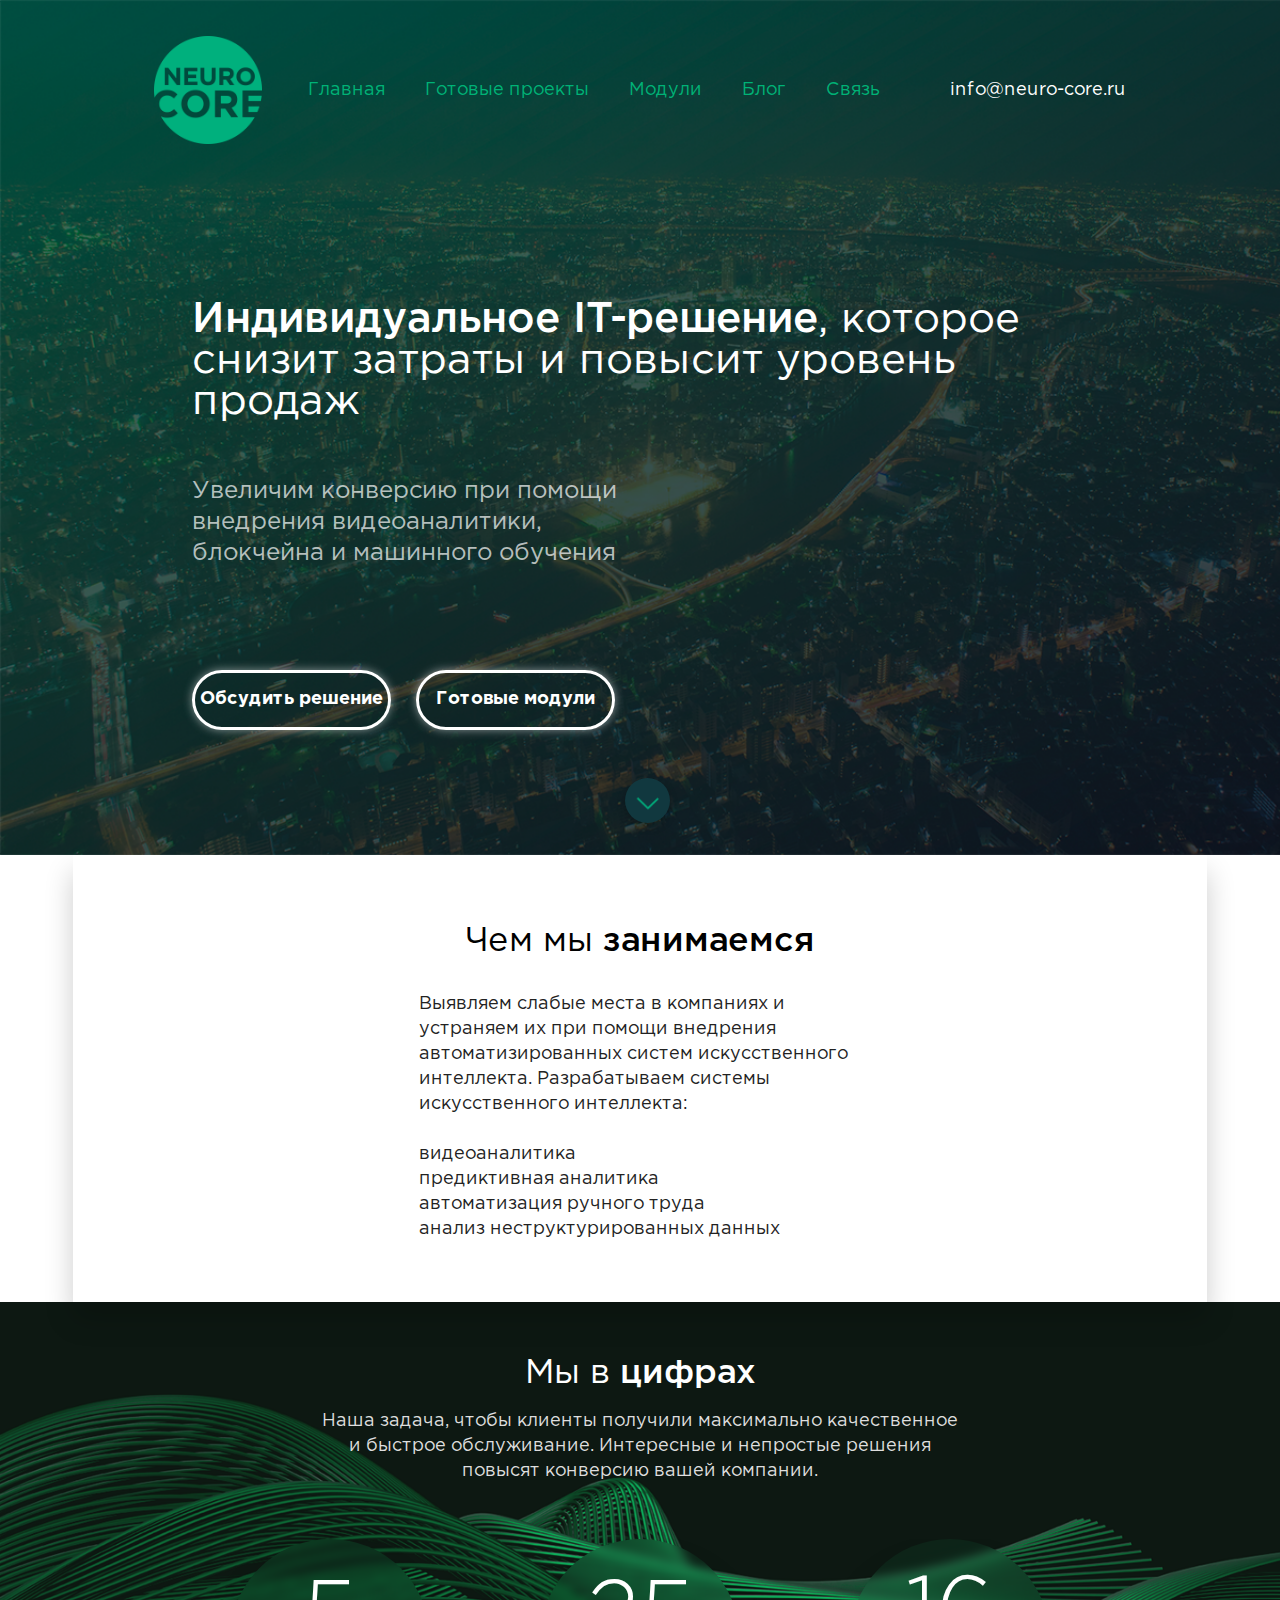
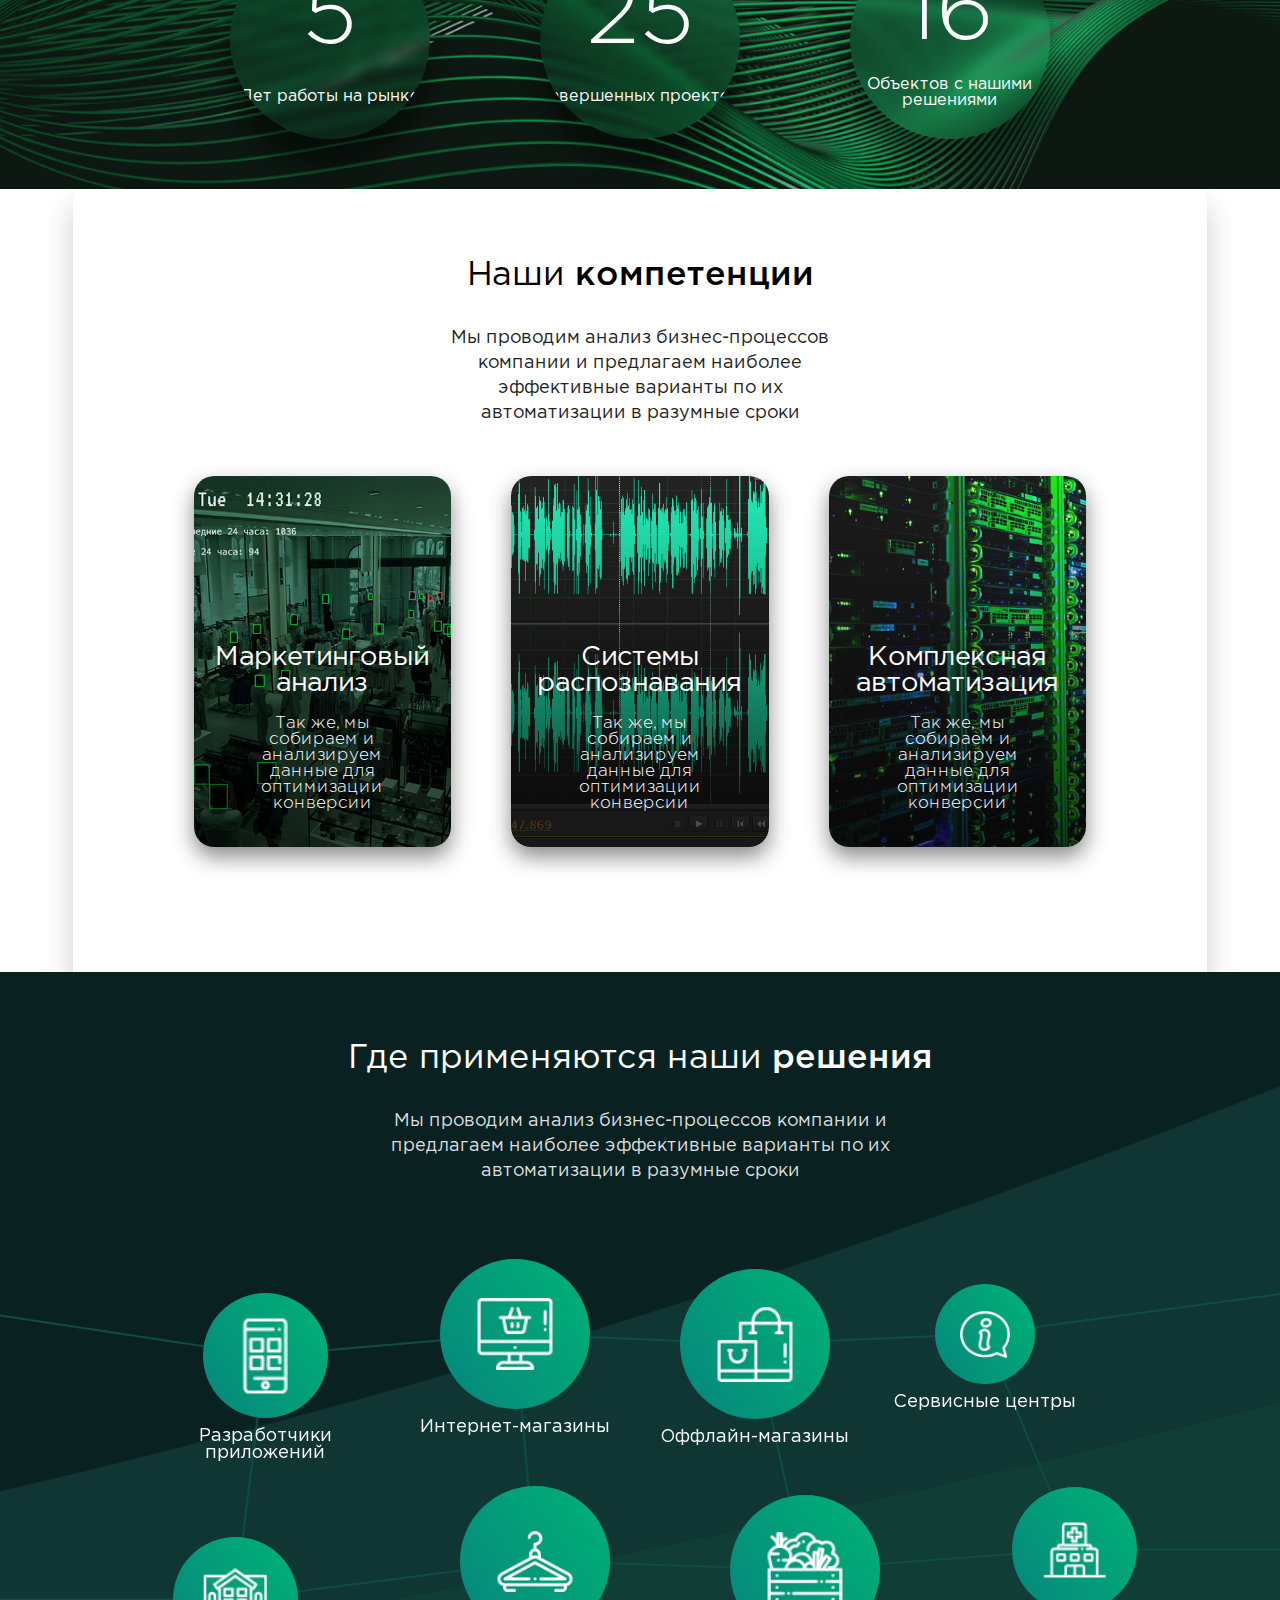
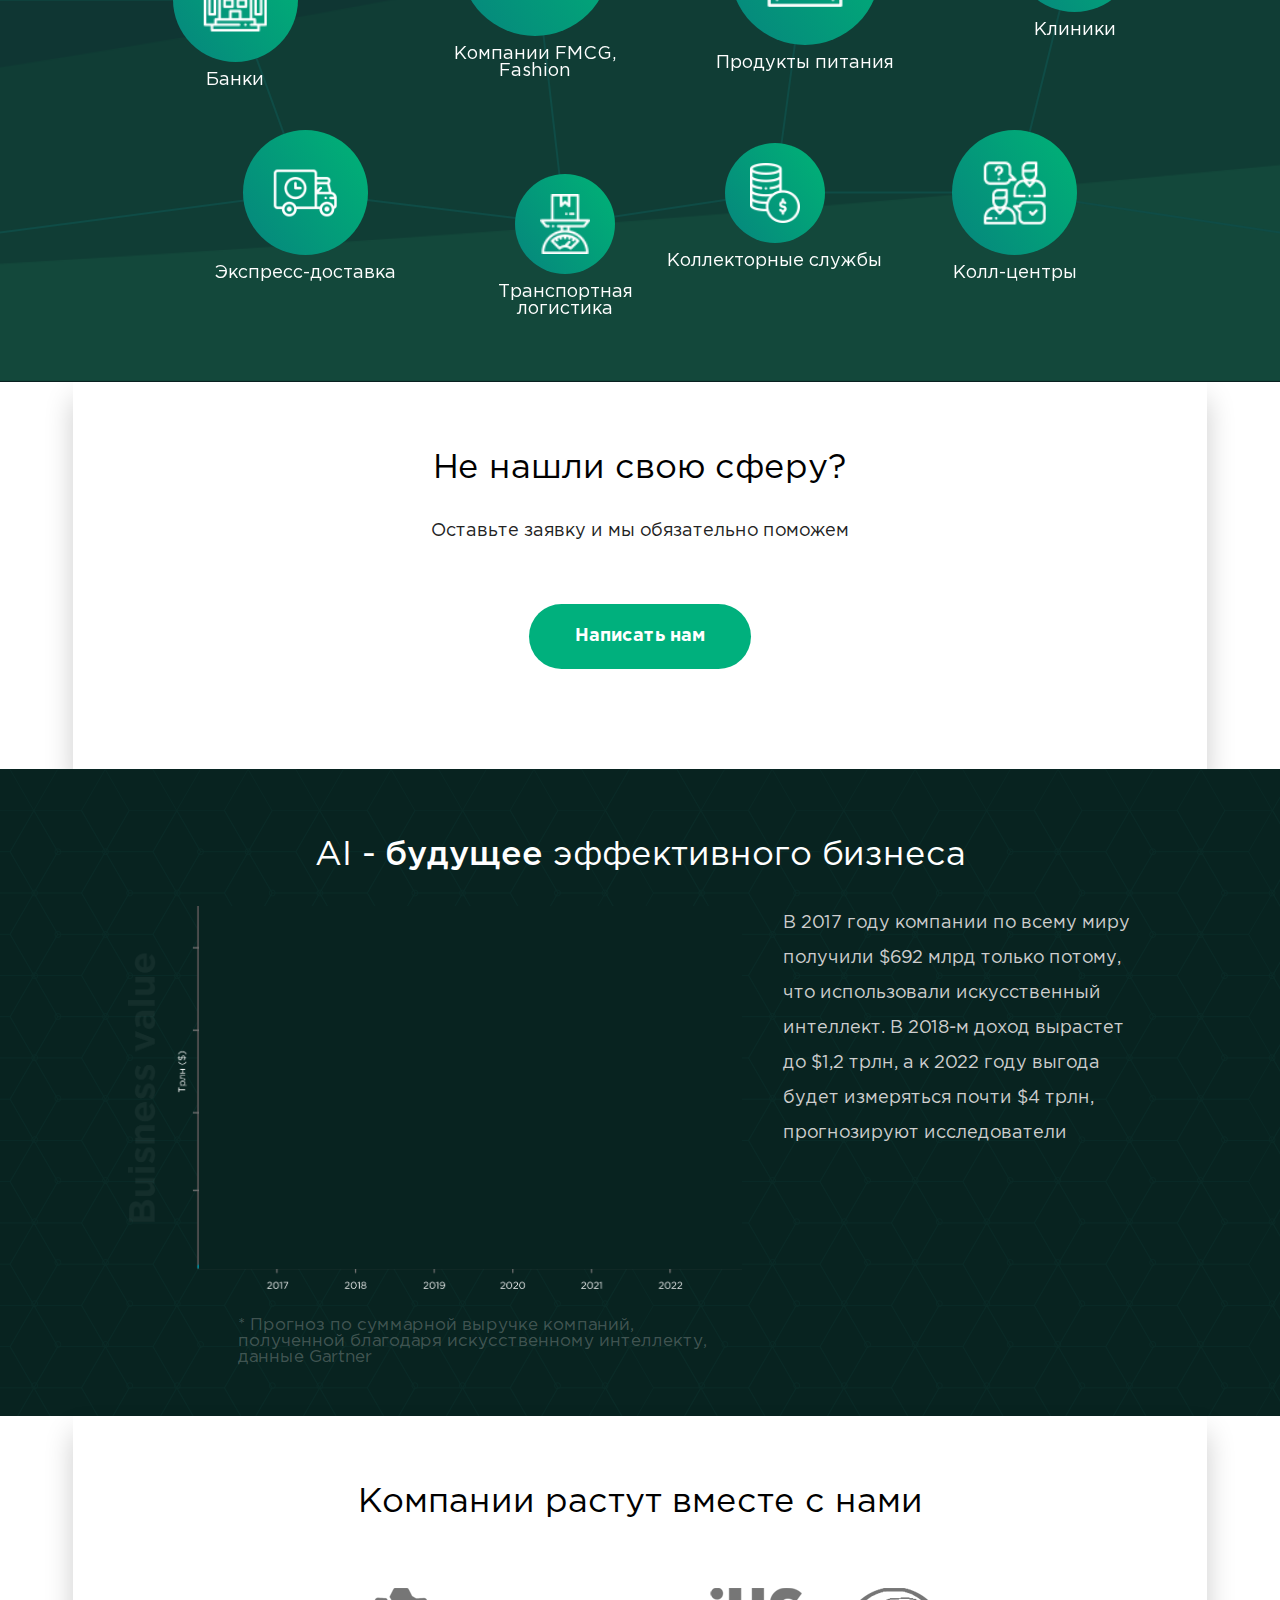
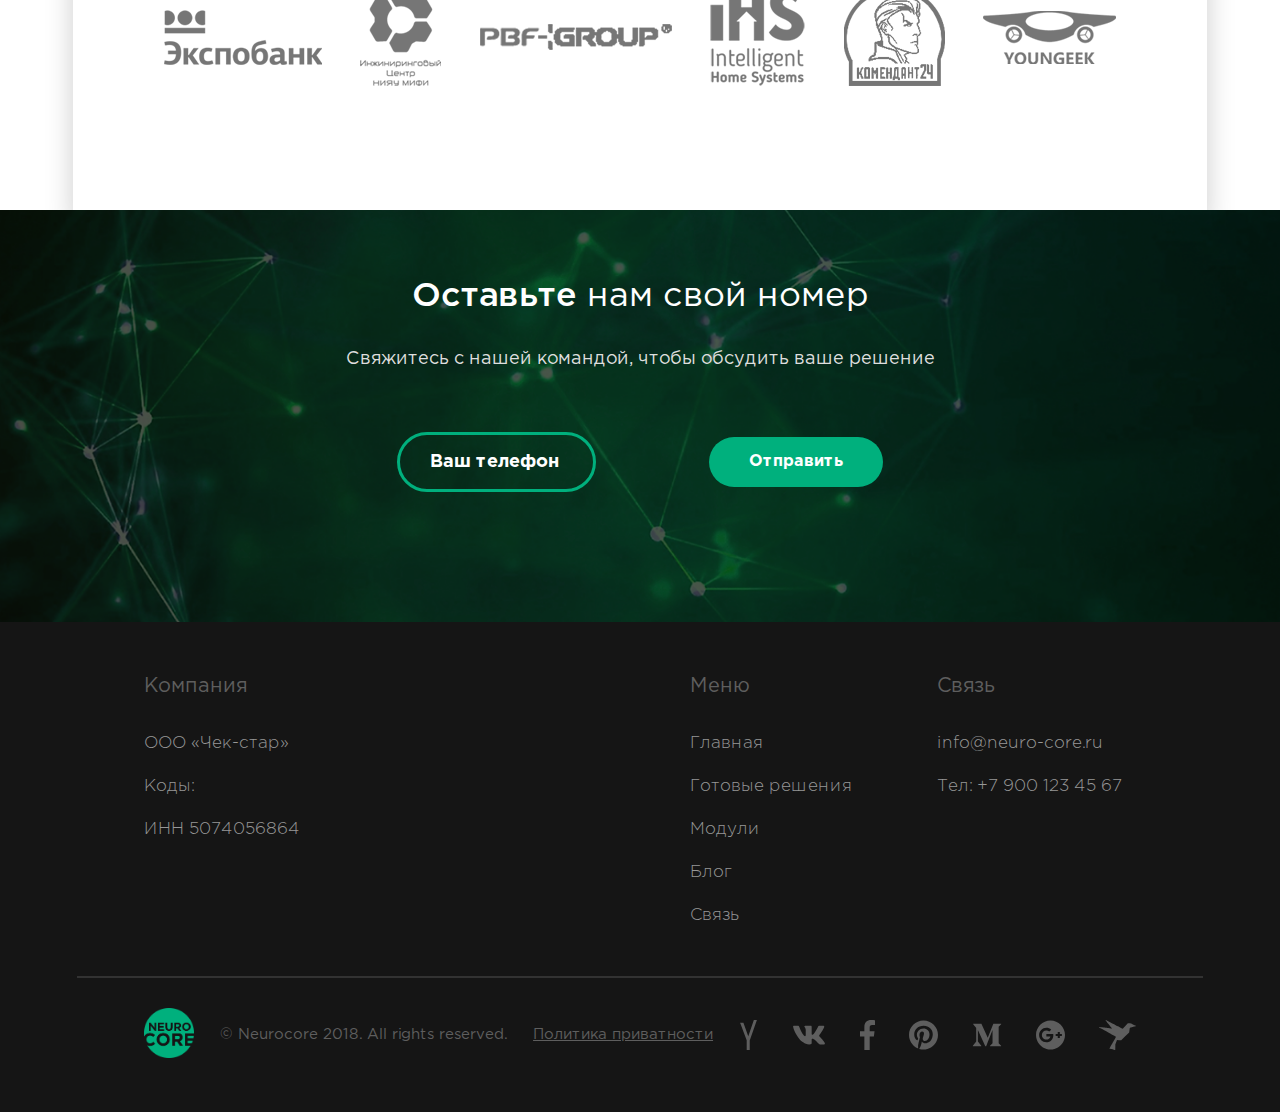
<file: index.html>
<!DOCTYPE html>
<html lang="en">

<head>
  <meta charset="UTF-8">
  <title>Document</title>
  <meta name="viewport" content="width=device-width, initial-scale=1.0">
  <link rel="stylesheet" type="text/css" href="css/style.css">
  <link type="text/css" media="screen" rel="stylesheet" href="css/media.css">
</head>

<body>
  <div class="main_wrapper">
    <div class="header_wrapper">
      <div class="header">
        <a href="/" class="logo">
          <img src="img/logo/Logo_green.png" alt="">
        </a>
        <div class="main_nav">
          <ul>
            <li class="nav_item"><a href="/">Главная</a></li>
            <li class="nav_item"><a href="services.html">Готовые проекты</a></li>
            <li class="nav_item"><a href="modules.html">Модули</a></li>
            <li class="nav_item"><a href="#">Блог</a></li>
            <li class="nav_item"><a href="#">Связь</a></li>
          </ul>
          <span class="email">info@neuro-core.ru</span>
        </div>
      </div>
    </div>
    <div class="main_head">
      <div class="main_head_text">
        <h1 class="main_head_title"><span class="medium">Индивидуальное IT-решение</span>, которое снизит затраты и
          повысит уровень продаж</h1>
        <h2 class="main_head_subtitle">Увеличим конверсию при помощи внедрения видеоаналитики, блокчейна и машинного
          обучения </h2>
      </div>
      <div class="main_head_btns">
        <button class="main_head_btn btn white">Обсудить решение</button>
        <button class="main_head_btn btn"><a href="modules.html">Готовые модули</a></button>
      </div>
      <a class="main_head_more">
        <img src="img/main/2@3x.png" alt="">
      </a>
    </div>
    <div class="main_about main_section">
      <h2 class="main_page_title">Чем мы <span>занимаемся</span></h2>
      <p class="main_page_text">Выявляем слабые места в компаниях и устраняем их при помощи внедрения
        автоматизированных систем искусственного интеллекта. Разрабатываем системы искусственного интеллекта:
        <br>
        <br>
        видеоаналитика<br>
        предиктивная аналитика<br>
        автоматизация ручного труда<br>
        анализ неструктурированных данных<br></p>
    </div>
    <div class="main_numbers">
      <h2 class="main_page_title white">Мы в <span> цифрах</span></h2>
      <p class="main_page_text white">Наша задача, чтобы клиенты получили максимально качественное и быстрое
        обслуживание. Интересные и непростые решения повысят конверсию вашей компании.</p>
      <div class="main_numbers_items flex">
        <div class="main_numbers_item_wrapper numbers1">
          <div class="main_numbers_bcg"></div>
          <p class="circle_title">5</p>
          <p class="circle_text">Лет работы
            на рынке</p>
        </div>
        <div class="main_numbers_item_wrapper numbers2">
          <div class="main_numbers_bcg"></div>
          <p class="circle_title">25</p>
          <p class="circle_text">Завершенных
            проектов</p>
        </div>
        <div class="main_numbers_item_wrapper numbers3">
          <div class="main_numbers_bcg"></div>
          <p class="circle_title">16</p>
          <p class="circle_text">Объектов
            с нашими решениями</p>
        </div>
      </div>
    </div>
    <div class="main_services main_section">
      <h2 class="main_page_title">Наши <span>компетенции</span></h2>
      <p class="main_page_text">Мы проводим анализ бизнес-процессов компании и предлагаем наиболее эффективные варианты
        по их автоматизации в разумные сроки </p>
      <div class="main_services_items flex it3">
        <a href="/services/marketing.html" class="main_services_item flex_item">
          <div class="main_services_item_img">
            <img src="img/main/s1.png" alt="">
          </div>
          <div class="main_services_item_content">
            <p class="main_services_item_title">Маркетинговый анализ</p>
            <p class="main_services_item_text">Так же, мы собираем и анализируем данные для оптимизации конверсии</p>
            <button class="main_services_item_btn btn">Посмотреть кейсы</button>
          </div>
        </a>
        <a href="/services/recognition.html" class="main_services_item flex_item">
          <div class="main_services_item_img">
            <img src="img/main/s2.png" alt="">
          </div>
          <div class="main_services_item_content">
            <p class="main_services_item_title">Системы распознавания</p>
            <p class="main_services_item_text">Так же, мы собираем и анализируем данные для оптимизации конверсии</p>
            <button class="main_services_item_btn btn">Посмотреть кейсы</button>
          </div>
        </a">
        <a href="/services/automation.html" class="main_services_item flex_item">
          <div class="main_services_item_img">
            <img src="img/main/s3.png" alt="">
          </div>
          <div class="main_services_item_content">
            <p class="main_services_item_title">Комплексная автоматизация</p>
            <p class="main_services_item_text">Так же, мы собираем и анализируем данные для оптимизации конверсии</p>
            <button class="main_services_item_btn btn">Посмотреть кейсы</button>
          </div>
        </a>
      </div>
    </div>
    <div class="main_solutions">
      <canvas id="lines" width="578" height="200"></canvas>
      <h2 class="main_page_title white">Где применяются наши <span>решения</span></h2>
      <p class="main_page_text white">Мы проводим анализ бизнес-процессов компании и предлагаем наиболее эффективные
        варианты по их автоматизации в разумные сроки </p>
      <div class="main_solutions_items flex it4">
        <div class="main_solutions_item flex_item sol1">
          <div class="main_solutions_item_img medium">
            <img src="img/main/sol1.png" alt="">
          </div>
          <p class="main_solutions_item_text">Разработчики приложений</p>
        </div>
        <div class="main_solutions_item flex_item sol2">
          <div class="main_solutions_item_img big">
            <img src="img/main/sol2.png" alt="">
          </div>
          <p class="main_solutions_item_text">Интернет-магазины</p>
        </div>
        <div class="main_solutions_item flex_item sol3">
          <div class="main_solutions_item_img big">
            <img src="img/main/sol3.png" alt="">
          </div>
          <p class="main_solutions_item_text">Оффлайн-магазины</p>
        </div>
        <div class="main_solutions_item flex_item sol4">
          <div class="main_solutions_item_img small">
            <img src="img/main/sol4.png" alt="">
          </div>
          <p class="main_solutions_item_text">Сервисные центры</p>
        </div>
        <div class="main_solutions_item flex_item sol5">
          <div class="main_solutions_item_img medium">
            <img src="img/main/sol5.png" alt="">
          </div>
          <p class="main_solutions_item_text">Банки</p>
        </div>
        <div class="main_solutions_item flex_item sol6">
          <div class="main_solutions_item_img big">
            <img src="img/main/sol6.png" alt="">
          </div>
          <p class="main_solutions_item_text">Компании FMCG, Fashion</p>
        </div>
        <div class="main_solutions_item flex_item sol7">
          <div class="main_solutions_item_img big">
            <img src="img/main/sol7.png" alt="">
          </div>
          <p class="main_solutions_item_text">Продукты питания</p>
        </div>
        <div class="main_solutions_item flex_item sol8">
          <div class="main_solutions_item_img medium">
            <img src="img/main/sol8.png" alt="">
          </div>
          <p class="main_solutions_item_text">Клиники</p>
        </div>
        <div class="main_solutions_item flex_item sol9">
          <div class="main_solutions_item_img medium">
            <img src="img/main/sol9.png" alt="">
          </div>
          <p class="main_solutions_item_text">Экспресс-доставка</p>
        </div>
        <div class="main_solutions_item flex_item sol10">
          <div class="main_solutions_item_img small">
            <img src="img/main/sol10.png" alt="">
          </div>
          <p class="main_solutions_item_text">Транспортная логистика</p>
        </div>
        <div class="main_solutions_item flex_item sol11">
          <div class="main_solutions_item_img small">
            <img src="img/main/sol11.png" alt="">
          </div>
          <p class="main_solutions_item_text">Коллекторные службы</p>
        </div>
        <div class="main_solutions_item flex_item sol12">
          <div class="main_solutions_item_img medium">
            <img src="img/main/sol12.png" alt="">
          </div>
          <p class="main_solutions_item_text">Колл-центры</p>
        </div>
      </div>
    </div>
    <div class="main_more main_section">
      <h2 class="main_page_title"> Не нашли свою сферу?</h2>
      <p class="main_page_text">Оставьте заявку и мы обязательно поможем</p>
      <button class="main_more_btn btn">Написать нам</button>
    </div>
    <div class="main_future">
      <h2 class="main_page_title white">AI - <span>будущее</span> эффективного бизнеса</h2>
      <div class="main_future_content flex">
        <div class="main_future_graf">
          <div class="main_future_img">
            <img src="img/main/21.png" alt="">
            <div class="future_img_hide"></div>
          </div>
          <div class="future_img_text">* Прогноз по суммарной выручке компаний, полученной благодаря искусственному
            интеллекту, данные Gartner</div>
        </div>
        <div class="main_future_text">
          <p>В 2017 году компании по всему миру
            получили $692 млрд только потому, что
            использовали искусственный интеллект.
            В 2018-м доход вырастет до $1,2 трлн,
            а к 2022 году выгода будет измеряться
            почти $4 трлн, прогнозируют исследователи</p>
        </div>
      </div>
    </div>
    <div class="main_partner main_section">
      <h2 class="main_page_title">Компании растут вместе с нами</h2>
      <div class="main_partner_items flex">
        <div class="partner_item">
          <img src="img/partners/Ekspobank.png" alt="Экспобанк" title="Экспобанк">
          <img src="img/partners/Ekspobank_hover.png" alt="Экспобанк" title="Экспобанк">
        </div>
        <div class="partner_item">
          <img src="img/partners/NIYaU_MIFI.png" alt="НИЯУ МИФИ" title="МИФИ">
          <img src="img/partners/NIYaU_MIFI_hover.png" alt="НИЯУ МИФИ" title="МИФИ">
        </div>
        <div class="partner_item">
          <img src="img/partners/PBF.png" alt="PBF GROUP" title="PBF">
          <img src="img/partners/PBF_hover.png" alt="PBF GROUP" title="PBF">
        </div>
        <div class="partner_item">
          <img src="img/partners/IHS.png" alt="IHS" title="IHS">
          <img src="img/partners/IHS_hover.png" alt="IHS" title="IHS">
        </div>
        <div class="partner_item">
          <img src="img/partners/Komendant24.png" alt="Комендант24" title="эмблема диспетчерской">
          <img src="img/partners/Komendant24_hover.png" alt="Комендант24" title="эмблема диспетчерской">
        </div>
        <div class="partner_item">
          <img src="img/partners/YOUNGEEK.png" alt="YOUNGEEK" title="эмблема центра разработки">
          <img src="img/partners/YOUNGEEK_hover.png" alt="YOUNGEEK" title="эмблема центра разработки">
        </div>
      </div>
    </div>
    <div class="main_feedback">
      <h2 class="main_page_title white"> <span>Оставьте</span> нам свой номер</h2>
      <p class="main_page_text white">Свяжитесь с нашей командой, чтобы обсудить ваше решение</p>
      <div class="main_feedback_form">
        <form action="" class="flex">
          <input type="text" placeholder="Ваш телефон">
          <button class="btn">Отправить</button>
        </form>
      </div>
    </div>
    <div class="main_footer">
      <div class="main_footer_top">
        <div class="main_footer_about">
          <p class="footer_title">Компания</p>
          <p class="footer_text">ООО «Чек-стар» </p>
          <p class="footer_text">Коды:</p>
          <p class="footer_text">ИНН 5074056864</p>
        </div>
        <div class="main_footer_menu">
          <p class="footer_title">Меню</p>
          <a href="/" class="footer_text">Главная</a>
          <a href="../services.html" class="footer_text">Готовые решения</a>
          <a href="../modules.html" class="footer_text">Модули</a>
          <a href="" class="footer_text">Блог</a>
          <a href="" class="footer_text">Связь</a>
        </div>
        <div class="main_footer_connection">
          <p class="footer_title">Cвязь</p>
          <p class="footer_text">info@neuro-core.ru</p>
          <p class="footer_text">Тел: +7 900 123 45 67</p>
        </div>
      </div>
      <div class="main_footer_bot">
        <div class="footer_logo">
          <img src="../img/logo/Logo_green.png" alt="">
        </div>
        <p>© Neurocore 2018. All rights reserved.</p>
        <a>Политика приватности</a>
        <div class="footer_social">
          <div class="social_item">
            <img src="../img/other/yandex-international.svg" class="yandex-international">
          </div>
          <div class="social_item">
            <img src="../img/other/vk.svg" class="vk">
          </div>
          <div class="social_item">
            <img src="../img/other/facebook-f.svg" class="facebook-f">
          </div>
          <div class="social_item">
            <img src="../img/other/pinterest.svg" class="pinterest">
          </div>
          <div class="social_item">
            <img src="../img/other/medium-m.svg" class="medium-m">
          </div>
          <div class="social_item">
            <img src="../img/other/google-plus.svg" class="google-plus">
          </div>
          <div class="social_item">
            <img src="../img/other/surfingbird.svg" class="surfingbird">
          </div>
        </div>
      </div>
    </div>
  </div>
  <script src="js/jquery-3.3.1.min.js"></script>
  <script src="js/jsplumb.min.js"></script>
  <script src="js/script.js"></script>
  <script>
    $(document).on('scroll', function () {
      var postion = $('.main_future').offset().top,
      height = $('.main_future').height();
      var scroll = $(document).scrollTop();
      if (scroll > (postion - 400) ) {
        $('.future_img_hide').addClass('hide')
      }
    });
  </script>
</body>

</html>
</file>
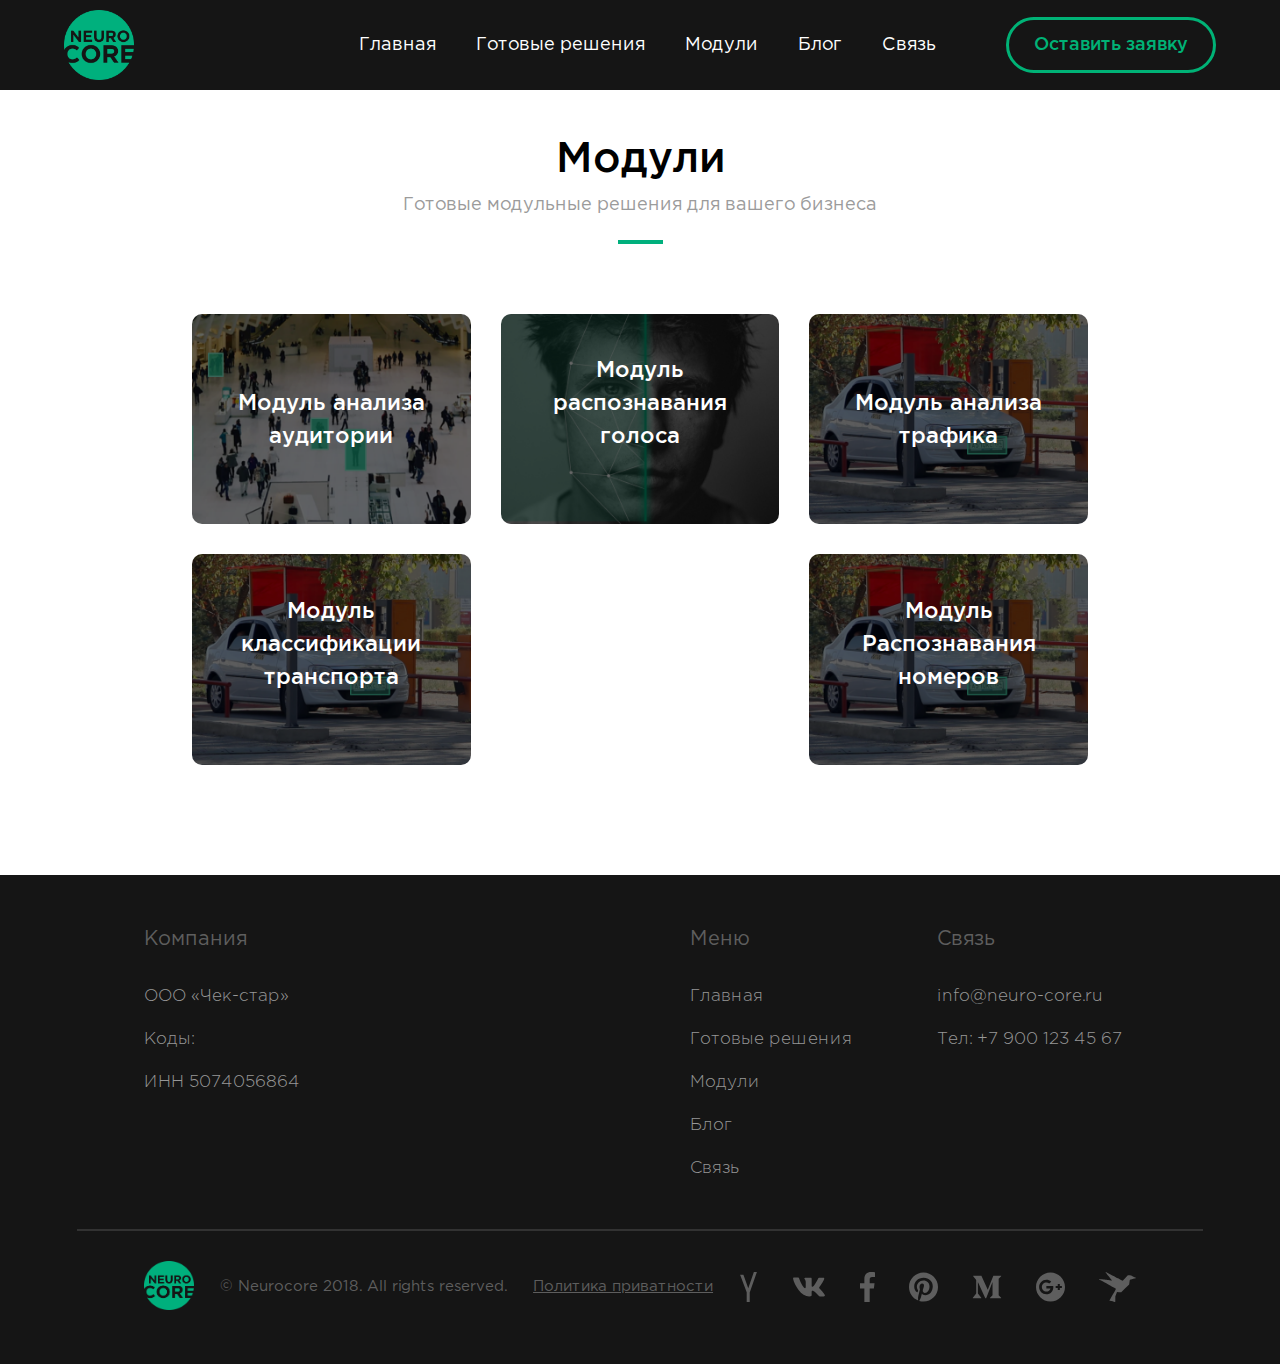
<file: modules.html>
<!DOCTYPE html>
<html lang="en">

<head>
  <meta charset="UTF-8">
  <title>Document</title>
  <meta name="viewport" content="width=device-width, initial-scale=1.0">
  <link rel="stylesheet" type="text/css" href="css/style.css">
  <link type="text/css" media="screen" rel="stylesheet" href="css/media.css">
</head>
<body>
  <div class="main_wrapper page">
    <div class="header_wrapper page">
      <div class="header">
        <a href="/" class="logo">
          <img src="img/logo/Logo_green.png" alt="">
        </a>
        <div class="main_nav">
          <ul>
            <li class="nav_item"><a href="/">Главная</a></li>
            <li class="nav_item"><a href="services.html">Готовые решения</a></li>
            <li class="nav_item"><a href="modules.html">Модули</a></li>
            <li class="nav_item"><a href="#">Блог</a></li>
            <li class="nav_item"><a href="#">Связь</a></li>
          </ul>
          <button class="header_btn btn">Оставить заявку</butt>
            <!-- <span class="email">info@neuro-core.ru</span> -->
        </div>
      </div>
    </div>
    <div class="modules page_section">
      <h1 class="page_title">Модули</h1>
      <p class="page_subtitle">Готовые модульные решения для вашего бизнеса</p>
      <div class="page_line"></div>
      <div class="modules_items flex it6_3">
        <a href="/modules/audience.html" class="modules_item flex_item">
          <div class="modules_item_img"><img src="img/modules/audience.png" alt=""></div>
          <div class="modules_item_content">
            <h2 class="modules_item_title">Модуль анализа аудитории</h2>
          </div>
        </a>
        <a href="/modules/voice.html" class="modules_item flex_item">
          <div class="modules_item_img"><img src="img/modules/biometrics.png" alt=""></div>
          <div class="modules_item_content">
            <h2 class="modules_item_title">Модуль распознавания голоса</h2>
          </div>
        </a>
        <a href="/modules/traffic.html" class="modules_item flex_item">
          <div class="modules_item_img"><img src="img/modules/car.png" alt=""></div>
          <div class="modules_item_content">
            <h2 class="modules_item_title">Модуль анализа трафика</h2>
          </div>
        </a>
        <a href="/modules/cars.html" class="modules_item flex_item">
          <div class="modules_item_img"><img src="img/modules/car.png" alt=""></div>
          <div class="modules_item_content">
            <h2 class="modules_item_title">Модуль классификации транспорта</h2>
          </div>
        </a>
        <a href="/modules/car-numbers.html" class="modules_item flex_item">
          <div class="modules_item_img"><img src="img/modules/car.png" alt=""></div>
          <div class="modules_item_content">
            <h2 class="modules_item_title">Модуль Распознавания номеров</h2>
          </div>
        </a>
      </div>
    </div>
    <div class="main_footer">
      <div class="main_footer_top">
        <div class="main_footer_about">
          <p class="footer_title">Компания</p>
          <p class="footer_text">ООО «Чек-стар» </p>
          <p class="footer_text">Коды:</p>
          <p class="footer_text">ИНН 5074056864</p>
        </div>
        <div class="main_footer_menu">
          <p class="footer_title">Меню</p>
          <a href="/" class="footer_text">Главная</a>
          <a href="../services.html" class="footer_text">Готовые решения</a>
          <a href="../modules.html" class="footer_text">Модули</a>
          <a href="" class="footer_text">Блог</a>
          <a href="" class="footer_text">Связь</a>
        </div>
        <div class="main_footer_connection">
          <p class="footer_title">Cвязь</p>
          <p class="footer_text">info@neuro-core.ru</p>
          <p class="footer_text">Тел: +7 900 123 45 67</p>
        </div>
      </div>
      <div class="main_footer_bot">
        <div class="footer_logo">
          <img src="../img/logo/Logo_green.png" alt="">
        </div>
        <p>© Neurocore 2018. All rights reserved.</p>
        <a>Политика приватности</a>
        <div class="footer_social">
          <div class="social_item">
            <img src="../img/other/yandex-international.svg" class="yandex-international">
          </div>
          <div class="social_item">
            <img src="../img/other/vk.svg" class="vk">
          </div>
          <div class="social_item">
            <img src="../img/other/facebook-f.svg" class="facebook-f">
          </div>
          <div class="social_item">
            <img src="../img/other/pinterest.svg" class="pinterest">
          </div>
          <div class="social_item">
            <img src="../img/other/medium-m.svg" class="medium-m">
          </div>
          <div class="social_item">
            <img src="../img/other/google-plus.svg" class="google-plus">
          </div>
          <div class="social_item">
            <img src="../img/other/surfingbird.svg" class="surfingbird">
          </div>
        </div>
      </div>
    </div>
  </div>
  <script src="js/jquery-3.3.1.min.js"></script>
  <script src="js/script.js"></script>
</body>

</html>
</file>
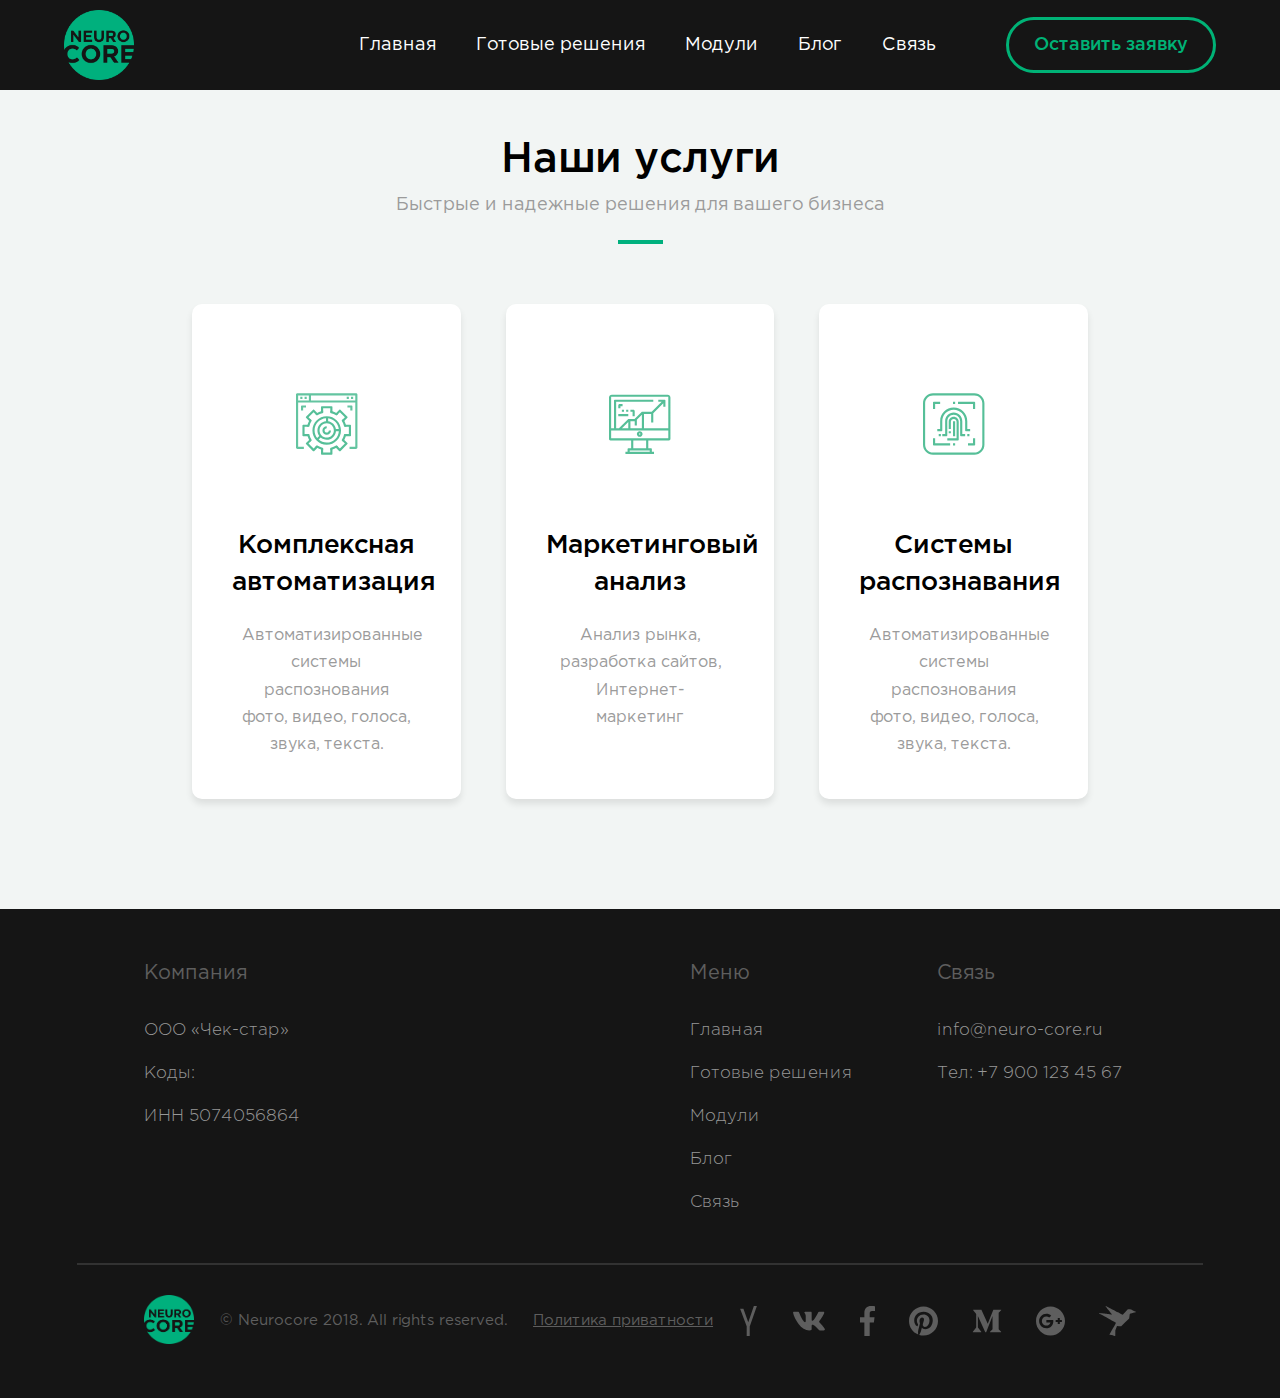
<file: services.html>
<!DOCTYPE html>
<html lang="en">

<head>
  <meta charset="UTF-8">
  <title>Document</title>
  <meta name="viewport" content="width=device-width, initial-scale=1.0">
  <link rel="stylesheet" type="text/css" href="css/style.css">
  <link type="text/css" media="screen" rel="stylesheet" href="css/media.css">
</head>

<body>
  <div class="main_wrapper page">
    <div class="header_wrapper page">
      <div class="header">
        <a href="/" class="logo">
          <img src="img/logo/Logo_green.png" alt="">
        </a>
        <div class="main_nav">
          <ul>
            <li class="nav_item"><a href="/">Главная</a></li>
            <li class="nav_item"><a href="services.html">Готовые решения</a></li>
            <li class="nav_item"><a href="modules.html">Модули</a></li>
            <li class="nav_item"><a href="#">Блог</a></li>
            <li class="nav_item"><a href="#">Связь</a></li>
          </ul>
          <button class="header_btn btn">Оставить заявку</butt>
            <!-- <span class="email">info@neuro-core.ru</span> -->
        </div>
      </div>
    </div>
    <div class="services page_section grey">
      <h1 class="page_title">Наши услуги</h1>
      <p class="page_subtitle">Быстрые и надежные решения для вашего бизнеса</p>
      <div class="page_line"></div>
      <div class="services_items flex it3">
        <a href="/services/automation.html" class="services_item flex_item">
          <div class="services_item_img">
            <svg width="256px" height="256px" viewBox="0 0 128 128" version="1.1" xmlns="http://www.w3.org/2000/svg" xmlns:xlink="http://www.w3.org/1999/xlink">
              <g id="Symbols" stroke="none" stroke-width="1" fill="none" fill-rule="evenodd">
                  <g id="ic_automation_white_128px-copy" fill="#FFFFFF" fill-rule="nonzero">
                      <g id="Group-8">
                          <g id="Group-4" transform="translate(21.000000, 21.000000)">
                              <g id="Group-3" transform="translate(9.000000, 18.000000)">
                                  <path d="M42,9.25399751 C41.0239673,8.93869459 40.0226986,8.67953219 39,8.48031657 L39,3 L29,3 L29,8.48031657 C27.9773014,8.67953219 26.9760327,8.93869459 26,9.25399751 L26,1 C26,0.44771525 26.4477153,1.01453063e-16 27,0 L41,0 C41.5522847,-1.01453063e-16 42,0.44771525 42,1 L42,9.25399751 Z M42,58.7460025 L42,67 C42,67.5522847 41.5522847,68 41,68 L27,68 C26.4477153,68 26,67.5522847 26,67 L26,58.7460025 C26.9760327,59.0613054 27.9773014,59.3204678 29,59.5196834 L29,65 L39,65 L39,59.5196834 C40.0226986,59.3204678 41.0239673,59.0613054 42,58.7460025 Z" id="Combined-Shape"></path>
                                  <path d="M58.7460025,42 C59.0613054,41.0239673 59.3204678,40.0226986 59.5196834,39 L65,39 L65,29 L59.5196834,29 C59.3204678,27.9773014 59.0613054,26.9760327 58.7460025,26 L67,26 C67.5522847,26 68,26.4477153 68,27 L68,41 C68,41.5522847 67.5522847,42 67,42 L58.7460025,42 Z M9.25399751,42 L1,42 C0.44771525,42 0,41.5522847 0,41 L0,27 C0,26.4477153 0.44771525,26 1,26 L9.25399751,26 C8.93869459,26.9760327 8.67953219,27.9773014 8.48031657,29 L3,29 L3,39 L8.48031657,39 C8.67953219,40.0226986 8.93869459,41.0239673 9.25399751,42 Z" id="Combined-Shape"></path>
                                  <path d="M57.1537973,22.1599112 C56.6810481,21.2372818 56.1547724,20.3466118 55.5790686,19.4919992 L59.4558441,15.6152237 L52.3847763,8.54415588 L48.5080008,12.4209314 C47.6533882,11.8452276 46.7627182,11.3189519 45.8400888,10.8462027 L51.6776695,5.00862197 C52.0681938,4.61809768 52.7013588,4.61809768 53.0918831,5.00862197 L62.991378,14.9081169 C63.3819023,15.2986412 63.3819023,15.9318062 62.991378,16.3223305 L57.1537973,22.1599112 Z M22.1599112,57.1537973 L16.3223305,62.991378 C15.9318062,63.3819023 15.2986412,63.3819023 14.9081169,62.991378 L5.00862197,53.0918831 C4.61809768,52.7013588 4.61809768,52.0681938 5.00862197,51.6776695 L10.8462027,45.8400888 C11.3189519,46.7627182 11.8452276,47.6533882 12.4209314,48.5080008 L8.54415588,52.3847763 L15.6152237,59.4558441 L19.4919992,55.5790686 C20.3466118,56.1547724 21.2372818,56.6810481 22.1599112,57.1537973 Z" id="Combined-Shape"></path>
                                  <path d="M10.8462027,22.1599112 L5.00862197,16.3223305 C4.61809768,15.9318062 4.61809768,15.2986412 5.00862197,14.9081169 L14.9081169,5.00862197 C15.2986412,4.61809768 15.9318062,4.61809768 16.3223305,5.00862197 L22.1599112,10.8462027 C21.2372818,11.3189519 20.3466118,11.8452276 19.4919992,12.4209314 L15.6152237,8.54415588 L8.54415588,15.6152237 L12.4209314,19.4919992 C11.8452276,20.3466118 11.3189519,21.2372818 10.8462027,22.1599112 Z M45.8400888,57.1537973 C46.7627182,56.6810481 47.6533882,56.1547724 48.5080008,55.5790686 L52.3847763,59.4558441 L59.4558441,52.3847763 L55.5790686,48.5080008 C56.1547724,47.6533882 56.6810481,46.7627182 57.1537973,45.8400888 L62.991378,51.6776695 C63.3819023,52.0681938 63.3819023,52.7013588 62.991378,53.0918831 L53.0918831,62.991378 C52.7013588,63.3819023 52.0681938,63.3819023 51.6776695,62.991378 L45.8400888,57.1537973 Z" id="Combined-Shape"></path>
                              </g>
                              <path d="M83,13 L3,13 L3,75 L11,75 L11,78 L2,78 C0.8954305,78 1.3527075e-16,77.1045695 0,76 L0,2 C-1.3527075e-16,0.8954305 0.8954305,2.02906125e-16 2,0 L84,0 C85.1045695,-2.02906125e-16 86,0.8954305 86,2 L86,76 C86,77.1045695 85.1045695,78 84,78 L75,78 L75,75 L83,75 L83,13 Z M83,10 L83,3 L3,3 L3,10 L83,10 Z M18,3 L21,3 L21,10 L18,10 L18,3 Z M6,5 L9,5 L9,8 L6,8 L6,5 Z M12,5 L15,5 L15,8 L12,8 L12,5 Z M71,5 L74,5 L74,8 L71,8 L71,5 Z M77,5 L80,5 L80,8 L77,8 L77,5 Z M14,20 L10,20 L10,24 L7,24 L7,18 C7,17.4477153 7.44771525,17 8,17 L14,17 L14,20 Z M72,20 L72,17 L78,17 C78.5522847,17 79,17.4477153 79,18 L79,24 L76,24 L76,20 L72,20 Z" id="Combined-Shape" opacity="0.921595982"></path>
                              <path d="M55.9621104,53 C55.4514855,59.7124477 49.8432298,65 43,65 C39.7882243,65 36.8484843,63.8352765 34.5801161,61.9051653 L31.7446456,64.7406358 C34.7427763,67.391256 38.683517,69 43,69 C52.053146,69 59.4534586,61.9233795 59.9710764,53 L55.9621104,53 Z M55.8471036,50 L59.8835937,50 C58.9706143,42.2096381 52.7903619,36.0293857 45,35.1164063 L45,39.1528964 C50.5782404,40.0142398 54.9857602,44.4217596 55.8471036,50 Z M42,39.0378896 L42,35.0289236 C33.0766205,35.5465414 26,42.946854 26,52 C26,55.9919127 27.3759065,59.6624651 29.6793514,62.5632893 L32.5323005,59.7103401 C30.9407219,57.5531876 30,54.8864525 30,52 C30,45.1567702 35.2875523,39.5485145 42,39.0378896 Z M43,72 C31.954305,72 23,63.045695 23,52 C23,40.954305 31.954305,32 43,32 C54.045695,32 63,40.954305 63,52 C63,63.045695 54.045695,72 43,72 Z M43,62 C48.5228475,62 53,57.5228475 53,52 C53,46.4771525 48.5228475,42 43,42 C37.4771525,42 33,46.4771525 33,52 C33,57.5228475 37.4771525,62 43,62 Z M43,46 L43,49 C41.3431458,49 40,50.3431458 40,52 C40,53.6568542 41.3431458,55 43,55 C44.6568542,55 46,53.6568542 46,52 L49,52 C49,55.3137085 46.3137085,58 43,58 C39.6862915,58 37,55.3137085 37,52 C37,48.6862915 39.6862915,46 43,46 Z" id="Combined-Shape"></path>
                              <path d="M19.9819008,36.0529686 L22.1419827,38.2130505 C20.4040362,40.837078 19.1480067,43.8081267 18.5000906,47 L15.4451419,47 C16.1681661,42.9890387 17.7454692,39.2749781 19.9819008,36.0529686 Z M27.0529686,28.9819008 C30.2749781,26.7454692 33.9890387,25.1681661 38,24.4451419 L38,27.5000906 C34.8081267,28.1480067 31.837078,29.4040362 29.2130505,31.1419827 L27.0529686,28.9819008 Z M66.0180992,67.9470314 L63.8580173,65.7869495 C65.5959638,63.162922 66.8519933,60.1918733 67.4999094,57 L70.5548581,57 C69.8318339,61.0109613 68.2545308,64.7250219 66.0180992,67.9470314 Z M58.9470314,75.0180992 C55.7250219,77.2545308 52.0109613,78.8318339 48,79.5548581 L48,76.4999094 C51.1918733,75.8519933 54.162922,74.5959638 56.7869495,72.8580173 L58.9470314,75.0180992 Z M22.1419827,65.7869495 L19.9819008,67.9470314 C17.7454692,64.7250219 16.1681661,61.0109613 15.4451419,57 L18.5000906,57 C19.1480067,60.1918733 20.4040362,63.162922 22.1419827,65.7869495 Z M29.2130505,72.8580173 C31.837078,74.5959638 34.8081267,75.8519933 38,76.4999094 L38,79.5548581 C33.9890387,78.8318339 30.2749781,77.2545308 27.0529686,75.0180992 L29.2130505,72.8580173 Z M63.8580173,38.2130505 L66.0180992,36.0529686 C68.2545308,39.2749781 69.8318339,42.9890387 70.5548581,47 L67.4999094,47 C66.8519933,43.8081267 65.5959638,40.837078 63.8580173,38.2130505 Z M56.7869495,31.1419827 C54.162922,29.4040362 51.1918733,28.1480067 48,27.5000906 L48,24.4451419 C52.0109613,25.1681661 55.7250219,26.7454692 58.9470314,28.9819008 L56.7869495,31.1419827 Z" id="Combined-Shape"></path>
                          </g>
                      </g>
                  </g>
              </g>
          </svg>
          </div>
          <div class="services_item_title">Комплексная автоматизация</div>
          <div class="services_item_text">Автоматизированные системы распознования фото, видео, голоса, звука, текста. </div>
        </a>
        <a href="/services/marketing.html" class="services_item flex_item">
          <div class="services_item_img">
            <svg width="256px" height="256px" viewBox="0 0 128 128" version="1.1" xmlns="http://www.w3.org/2000/svg" xmlns:xlink="http://www.w3.org/1999/xlink">
              <g id="Symbols" stroke="none" stroke-width="1" fill="none" fill-rule="evenodd">
                  <g id="ic_marketing_green_128px" fill="#56BF98" fill-rule="nonzero">
                      <g id="Group-6">
                          <path d="M47,103 L47,99 C47,98.4477153 47.4477153,98 48,98 L52,98 L52,87 L23,87 C21.8954305,87 21,86.1045695 21,85 L21,27 C21,24.790861 22.790861,23 25,23 L103,23 C105.209139,23 107,24.790861 107,27 L107,85 C107,86.1045695 106.104569,87 105,87 L76,87 L76,98 L80,98 C80.5522847,98 81,98.4477153 81,99 L81,103 L84,103 L84,106 L44,106 L44,103 L47,103 Z M78,103 L78,101 L50,101 L50,103 L78,103 Z M73,87 L55,87 L55,98 L73,98 L73,87 Z M31,70 L34.8766094,70 L48,57.0097487 L48,57 L56.746893,57 L67,47.0073194 L67,47 L80.7279221,47 L94.7279221,33 L90,33 L90,30 L99,30 C99.5522847,30 100,30.4477153 100,31 L100,40 L97,40 L97,34.9705627 L83,48.9705627 L83,62 L80,62 L80,50 L70,50 L70,70 L104,70 L104,73 L24,73 L24,70 L28,70 L28,31 C28,30.4477153 28.4477153,30 29,30 L83,30 L83,33 L31,33 L31,70 Z M39.1473283,70 L48,70 L48,61.232084 L39.1473283,70 Z M51,70 L67,70 L67,51.196079 L60,58.0182807 L60,60 L60,66 L57,66 L57,60 L51,60 L51,70 Z M24,26 L24,84 L104,84 L104,26 L24,26 Z M64,82 C61.790861,82 60,80.209139 60,78 C60,75.790861 61.790861,74 64,74 C66.209139,74 68,75.790861 68,78 C68,80.209139 66.209139,82 64,82 Z M64,79 C64.5522847,79 65,78.5522847 65,78 C65,77.4477153 64.5522847,77 64,77 C63.4477153,77 63,77.4477153 63,78 C63,78.5522847 63.4477153,79 64,79 Z M40,39 L37,39 L37,42 L34,42 L34,38 C34,36.8954305 34.8954305,36 36,36 L40,36 L40,39 Z M54,53 L54,47 L51,47 L51,44 L55,44 C56.1045695,44 57,44.8954305 57,46 L57,53 L54,53 Z M48,50 L48,53 L34,53 L34,50 L48,50 Z M42,44 L42,47 L39,47 L39,44 L42,44 Z M48,44 L48,47 L45,47 L45,44 L48,44 Z" id="Combined-Shape"></path>
                      </g>
                  </g>
              </g>
          </svg>
          </div>
          <div class="services_item_title">Маркетинговый анализ</div>
          <div class="services_item_text">Анализ рынка, разработка сайтов, Интернет-
            маркетинг</div>
        </a>
        <a href="/services/recognition.html" class="services_item flex_item">
          <div class="services_item_img">
            <svg width="256px" height="256px" viewBox="0 0 128 128" version="1.1" xmlns="http://www.w3.org/2000/svg" xmlns:xlink="http://www.w3.org/1999/xlink">
              <g id="Symbols" stroke="none" stroke-width="1" fill="none" fill-rule="evenodd">
                  <g id="ic_кecognition_green_128px" fill="#56BF98" fill-rule="nonzero">
                      <g id="Group-7">
                          <path d="M52,60 C52,53.372583 57.372583,48 64,48 C70.627417,48 76,53.372583 76,60 L76,74 L76,78 L80,78 L80,81 L74,81 C73.4477153,81 73,80.5522847 73,80 L73,74 L73,60 C73,55.0294373 68.9705627,51 64,51 C59.0294373,51 55,55.0294373 55,60 L55,74 L55,80 C55,80.5522847 54.5522847,81 54,81 L48,81 L48,78 L52,78 L52,74 L52,60 Z M64,87 L55,87 L55,84 L64,84 L68,84 L68,80 L68,61 C68,58.790861 66.209139,57 64,57 C61.790861,57 60,58.790861 60,61 L60,71 L57,71 L57,61 C57,57.1340068 60.1340068,54 64,54 C67.8659932,54 71,57.1340068 71,61 L71,80 L71,86 C71,86.5522847 70.5522847,87 70,87 L64,87 Z M80,60 C80,51.163444 72.836556,44 64,44 C55.163444,44 48,51.163444 48,60 L48,67 L48,73 C48,73.5522847 47.5522847,74 47,74 L41,74 L41,71 L45,71 L45,67 L45,60 C45,49.5065898 53.5065898,41 64,41 C74.4934102,41 83,49.5065898 83,60 L83,67 L83,71 L87,71 L87,74 L81,74 C80.4477153,74 80,73.5522847 80,73 L80,67 L80,60 Z M57,74 L60,74 L60,77 L57,77 L57,74 Z M83,78 L86,78 L86,81 L83,81 L83,78 Z M43,78 L46,78 L46,81 L43,81 L43,78 Z M63,60 L66,60 L66,81 L63,81 L63,60 Z M35,21 L93,21 C100.731986,21 107,27.2680135 107,35 L107,93 C107,100.731986 100.731986,107 93,107 L35,107 C27.2680135,107 21,100.731986 21,93 L21,35 C21,27.2680135 27.2680135,21 35,21 Z M35,24 C28.9248678,24 24,28.9248678 24,35 L24,93 C24,99.0751322 28.9248678,104 35,104 L93,104 C99.0751322,104 104,99.0751322 104,93 L104,35 C104,28.9248678 99.0751322,24 93,24 L35,24 Z M42,94 L36,94 C35.4477153,94 35,93.5522847 35,93 L35,87 L35,84 L38,84 L38,87 L38,91 L42,91 L59,91 L59,94 L42,94 Z M63,91 L66,91 L66,94 L63,94 L63,91 Z M87,33 L93,33 C93.5522847,33 94,33.4477153 94,34 L94,40 L94,43 L91,43 L91,40 L91,36 L87,36 L70,36 L70,33 L87,33 Z M66,36 L63,36 L63,33 L66,33 L66,36 Z M45,36 L38,36 L38,43 L35,43 L35,34 C35,33.4477153 35.4477153,33 36,33 L45,33 L45,36 Z M84,91 L91,91 L91,84 L94,84 L94,93 C94,93.5522847 93.5522847,94 93,94 L84,94 L84,91 Z" id="Combined-Shape"></path>
                      </g>
                  </g>
              </g>
          </svg>
          </div>
          <div class="services_item_title">Системы распознавания</div>
          <div class="services_item_text">Автоматизированные системы распознования фото, видео, голоса, звука, текста. </div>
        </a>
      </div>
    </div>
    <div class="main_footer">
      <div class="main_footer_top">
        <div class="main_footer_about">
          <p class="footer_title">Компания</p>
          <p class="footer_text">ООО «Чек-стар» </p>
          <p class="footer_text">Коды:</p>
          <p class="footer_text">ИНН 5074056864</p>
        </div>
        <div class="main_footer_menu">
          <p class="footer_title">Меню</p>
          <a href="/" class="footer_text">Главная</a>
          <a href="../services.html" class="footer_text">Готовые решения</a>
          <a href="../modules.html" class="footer_text">Модули</a>
          <a href="" class="footer_text">Блог</a>
          <a href="" class="footer_text">Связь</a>
        </div>
        <div class="main_footer_connection">
          <p class="footer_title">Cвязь</p>
          <p class="footer_text">info@neuro-core.ru</p>
          <p class="footer_text">Тел: +7 900 123 45 67</p>
        </div>
      </div>
      <div class="main_footer_bot">
        <div class="footer_logo">
          <img src="../img/logo/Logo_green.png" alt="">
        </div>
        <p>© Neurocore 2018. All rights reserved.</p>
        <a>Политика приватности</a>
        <div class="footer_social">
          <div class="social_item">
            <img src="../img/other/yandex-international.svg" class="yandex-international">
          </div>
          <div class="social_item">
            <img src="../img/other/vk.svg" class="vk">
          </div>
          <div class="social_item">
            <img src="../img/other/facebook-f.svg" class="facebook-f">
          </div>
          <div class="social_item">
            <img src="../img/other/pinterest.svg" class="pinterest">
          </div>
          <div class="social_item">
            <img src="../img/other/medium-m.svg" class="medium-m">
          </div>
          <div class="social_item">
            <img src="../img/other/google-plus.svg" class="google-plus">
          </div>
          <div class="social_item">
            <img src="../img/other/surfingbird.svg" class="surfingbird">
          </div>
        </div>
      </div>
    </div>
  </div>
  <script src="js/jquery-3.3.1.min.js"></script>
  <script src="js/script.js"></script>
</body>
</html>
</file>
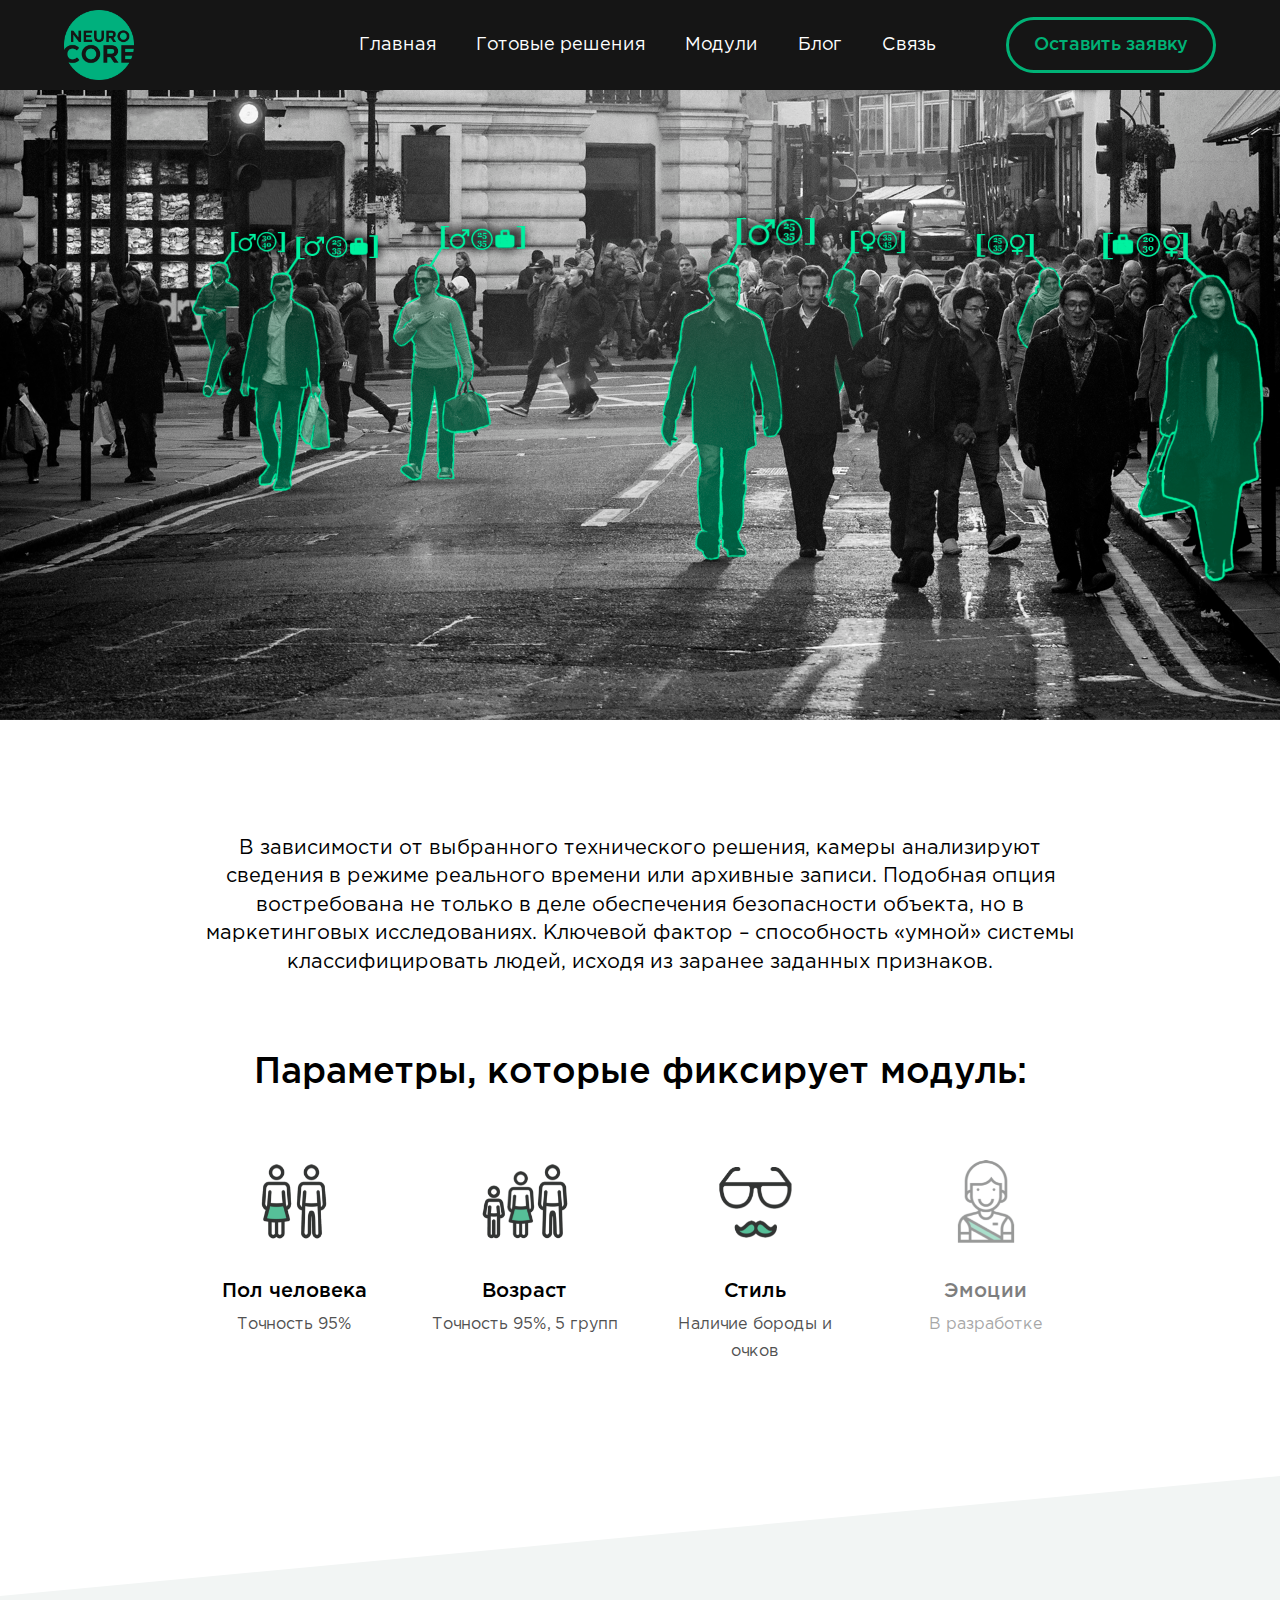
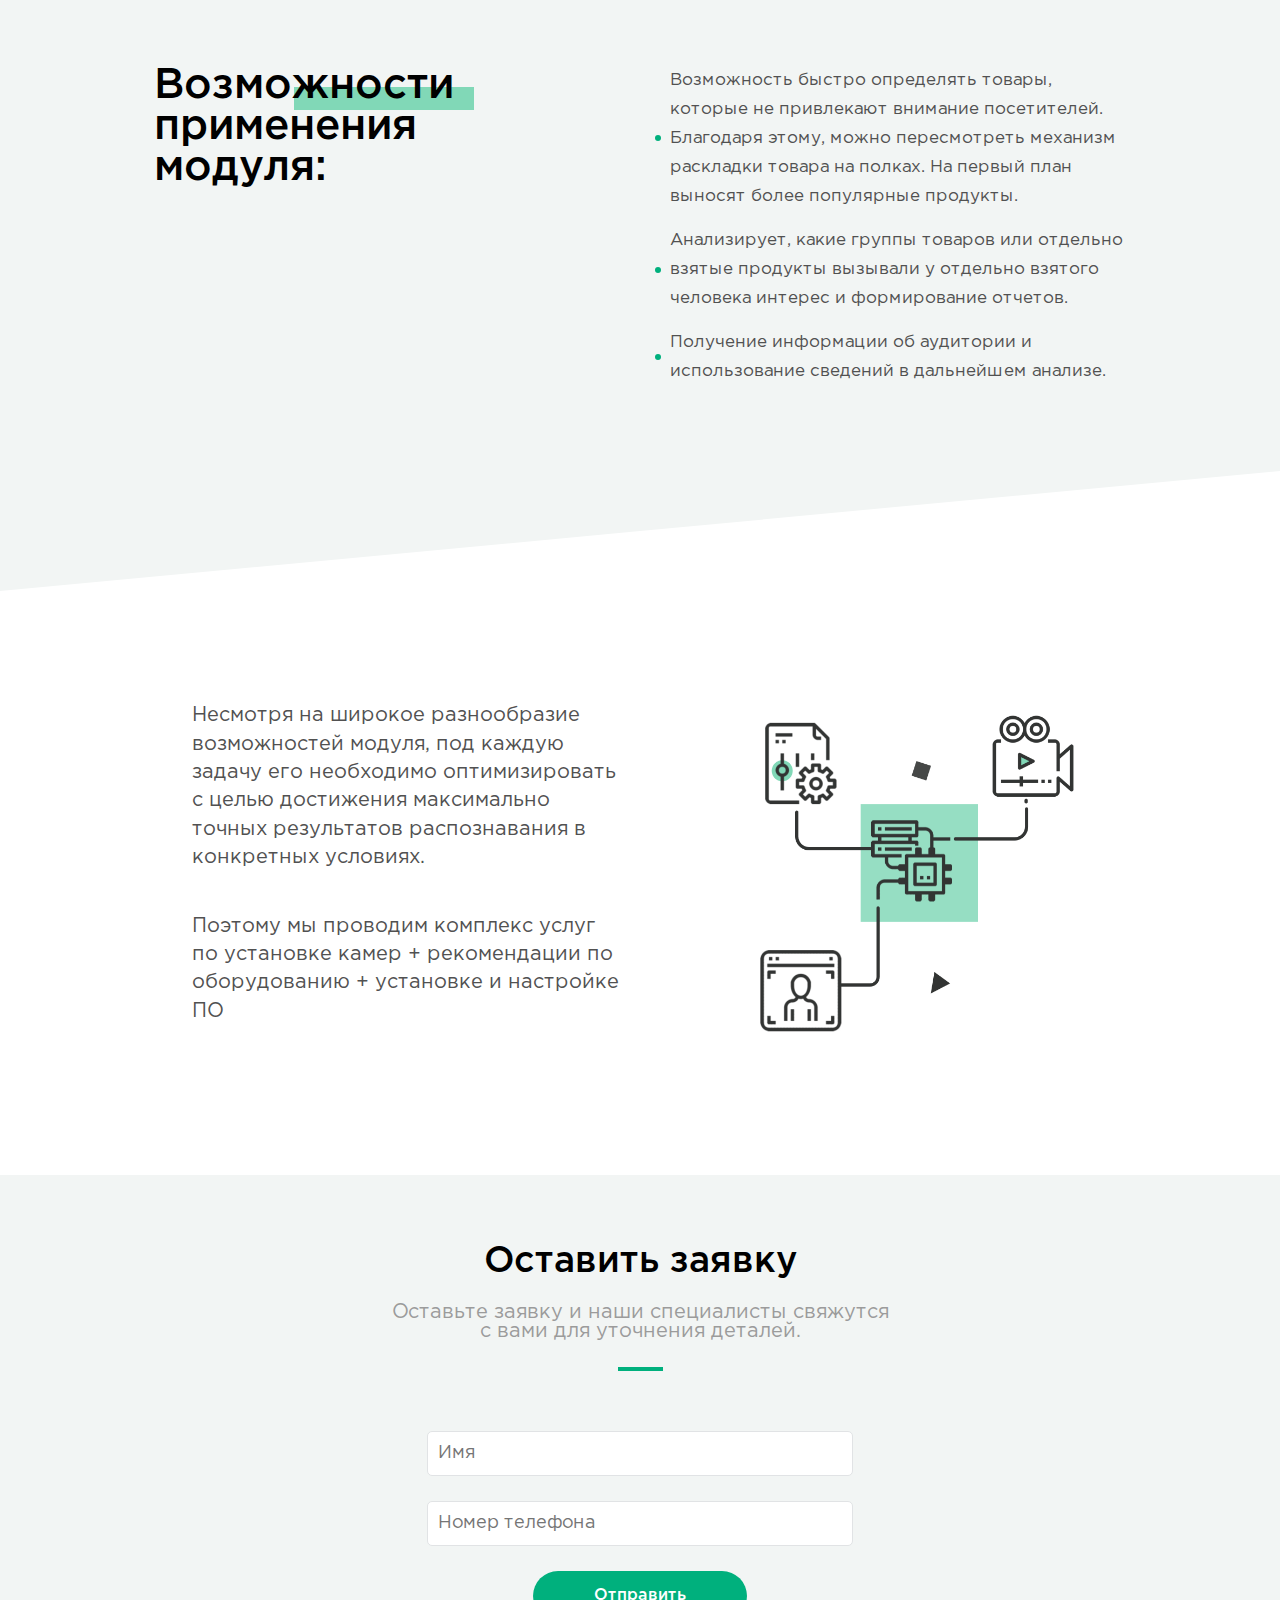
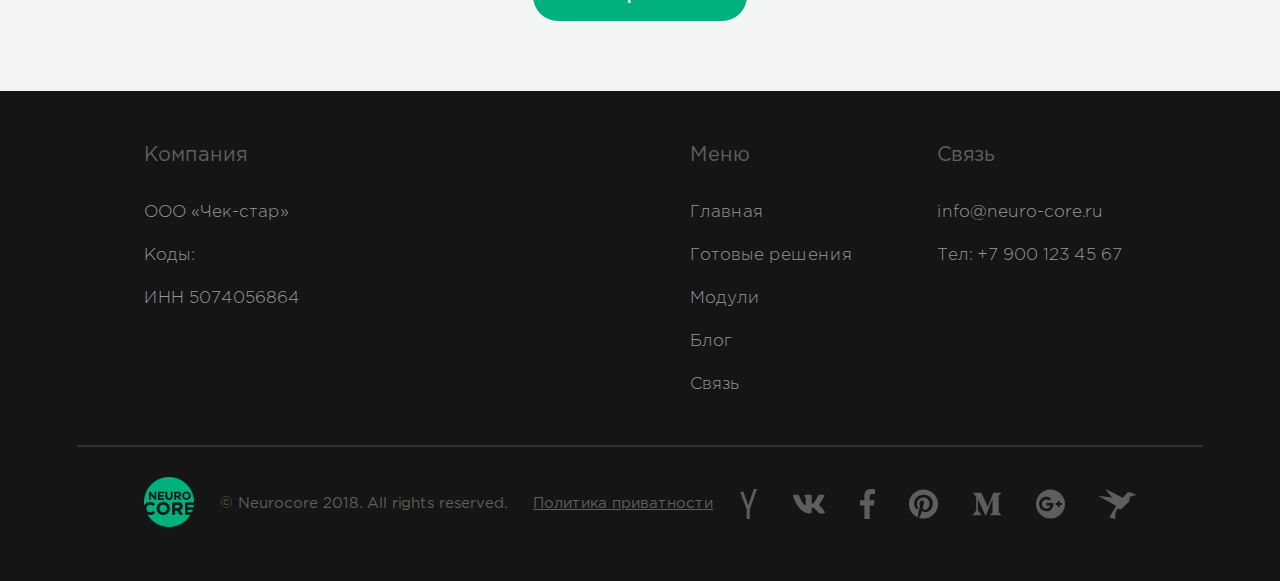
<file: modules/audience.html>
<!DOCTYPE html>
<html lang="en">

<head>
  <meta charset="UTF-8">
  <title>Document</title>
  <meta name="viewport" content="width=device-width, initial-scale=1.0">
  <link rel="stylesheet" type="text/css" href="../css/style.css">
  <link type="text/css" media="screen" rel="stylesheet" href="../css/media.css">
</head>

<body>
  <div class="main_wrapper page">
    <div class="header_wrapper page">
      <div class="header">
        <a href="/" class="logo">
          <img src="../img/logo/Logo_green.png" alt="">
        </a>
        <div class="main_nav">
          <ul>
            <li class="nav_item"><a href="/">Главная</a></li>
            <li class="nav_item"><a href="../services.html">Готовые решения</a></li>
            <li class="nav_item"><a href="../modules.html">Модули</a></li>
            <li class="nav_item"><a href="#">Блог</a></li>
            <li class="nav_item"><a href="#">Связь</a></li>
          </ul>
          <button class="header_btn btn">Оставить заявку</butt>
            <!-- <span class="email">info@neuro-core.ru</span> -->
        </div>
      </div>
    </div>
    <div class="module_page audience">
      <div class="module_head">
        <div class="module_head_img">
          <img src="../img/modules/audience_head.png" alt="">
        </div>
        <div class="module_head_text">
          <h1 class="module_head_title"></h1>
          <p class="module_head_subtitle"></p>
        </div>
      </div>
      <div class="audience_about page_section">
        <p class="audience_about_text block_text">
          В зависимости от выбранного технического решения, камеры анализируют сведения в режиме реального времени или
          архивные записи. Подобная опция востребована не только в деле обеспечения безопасности объекта, но в
          маркетинговых исследованиях. Ключевой фактор – способность «умной» системы классифицировать людей, исходя из
          заранее заданных признаков.
        </p>
        <div class="block_title">Параметры, которые фиксирует модуль:</div>
        <div class="audience_about_items flex it4">
          <div class="audience_about_item flex_item">
            <div class="audience_about_item_img"><img src="../img/modules/audience_gender.png" alt=""></div>
            <div class="audience_about_item_title">Пол человека</div>
            <div class="audience_about_item_text">Точность 95%</div>
          </div>
          <div class="audience_about_item flex_item">
            <div class="audience_about_item_img"><img src="../img/modules/audience_age.png" alt=""></div>
            <div class="audience_about_item_title">Возраст</div>
            <div class="audience_about_item_text">Точность 95%, 5 групп</div>
          </div>
          <div class="audience_about_item flex_item">
            <div class="audience_about_item_img"><img src="../img/modules/audience_style.png" alt=""></div>
            <div class="audience_about_item_title">Стиль</div>
            <div class="audience_about_item_text">Наличие бороды и очков</div>
          </div>
          <div class="audience_about_item flex_item later">
            <div class="audience_about_item_img"><img src="../img/modules/audience_emotions.png" alt=""></div>
            <div class="audience_about_item_title">Эмоции</div>
            <div class="audience_about_item_text">В разработке</div>
          </div>
        </div>
      </div>
      <div class="ramp bot_right"></div>
      <div class="audience_use page_section flex it2 grey">
        <p class="page_title flex_item"><span>Возможности </span> применения модуля:</p>
        <div class="audience_use_list flex_item">
          <ul class="list">
            <li>Возможность быстро определять товары, которые не привлекают внимание посетителей. Благодаря этому,
              можно пересмотреть механизм раскладки товара на полках. На первый план выносят более популярные продукты.</li>
            <li>Анализирует, какие группы товаров или отдельно взятые продукты вызывали у отдельно взятого человека
              интерес и формирование отчетов. </li>
            <li>Получение информации об аудитории и использование сведений в дальнейшем анализе.</li>
          </ul>
        </div>
      </div>
      <div class="ramp top_left"></div>
      <div class="audience_info page_section flex it2">
        <div class="audience_info_content flex_item">
          <p class="audience_info_text block_text">Несмотря на широкое разнообразие возможностей модуля, под каждую задачу его
            необходимо оптимизировать с целью достижения максимально точных результатов распознавания в конкретных
            условиях. </p>
          <p class="audience_info_text block_text">Поэтому мы проводим комплекс услуг по установке камер + рекомендации по
            оборудованию + установке и настройке ПО</p>
        </div>
        <div class="audience_info_img flex_item">
          <img src="../img/modules/audience_sovet.png" alt="">
        </div>
      </div>
      <div class="page_feedback">
        <p class="block_title">Оставить заявку</p>
        <p class="block_subtitle">Оставьте заявку и наши специалисты свяжутся с вами для уточнения деталей.</p>
        <div class="page_line"></div>
        <div class="page_feedback_form">
          <form class="default_form" action="">
            <div class="forma_group"><input type="text" placeholder="Имя"></div>
            <div class="forma_group"><input type="text" placeholder="Номер телефона"></div>
            <button class="btn">Отправить</button>
          </form>
        </div>
      </div>
    </div>
    <div class="main_footer">
      <div class="main_footer_top">
        <div class="main_footer_about">
          <p class="footer_title">Компания</p>
          <p class="footer_text">ООО «Чек-стар» </p>
          <p class="footer_text">Коды:</p>
          <p class="footer_text">ИНН 5074056864</p>
        </div>
        <div class="main_footer_menu">
          <p class="footer_title">Меню</p>
          <a href="/" class="footer_text">Главная</a>
          <a href="../services.html" class="footer_text">Готовые решения</a>
          <a href="../modules.html" class="footer_text">Модули</a>
          <a href="" class="footer_text">Блог</a>
          <a href="" class="footer_text">Связь</a>
        </div>
        <div class="main_footer_connection">
          <p class="footer_title">Cвязь</p>
          <p class="footer_text">info@neuro-core.ru</p>
          <p class="footer_text">Тел: +7 900 123 45 67</p>
        </div>
      </div>
      <div class="main_footer_bot">
        <div class="footer_logo">
          <img src="../img/logo/Logo_green.png" alt="">
        </div>
        <p>© Neurocore 2018. All rights reserved.</p>
        <a>Политика приватности</a>
        <div class="footer_social">
          <div class="social_item">
            <img src="../img/other/yandex-international.svg" class="yandex-international">
          </div>
          <div class="social_item">
            <img src="../img/other/vk.svg" class="vk">
          </div>
          <div class="social_item">
            <img src="../img/other/facebook-f.svg" class="facebook-f">
          </div>
          <div class="social_item">
            <img src="../img/other/pinterest.svg" class="pinterest">
          </div>
          <div class="social_item">
            <img src="../img/other/medium-m.svg" class="medium-m">
          </div>
          <div class="social_item">
            <img src="../img/other/google-plus.svg" class="google-plus">
          </div>
          <div class="social_item">
            <img src="../img/other/surfingbird.svg" class="surfingbird">
          </div>
        </div>
      </div>
    </div>
  </div>
  <script src="../js/jquery-3.3.1.min.js"></script>
  <script src="../js/script.js"></script>
</body>

</html>
</file>
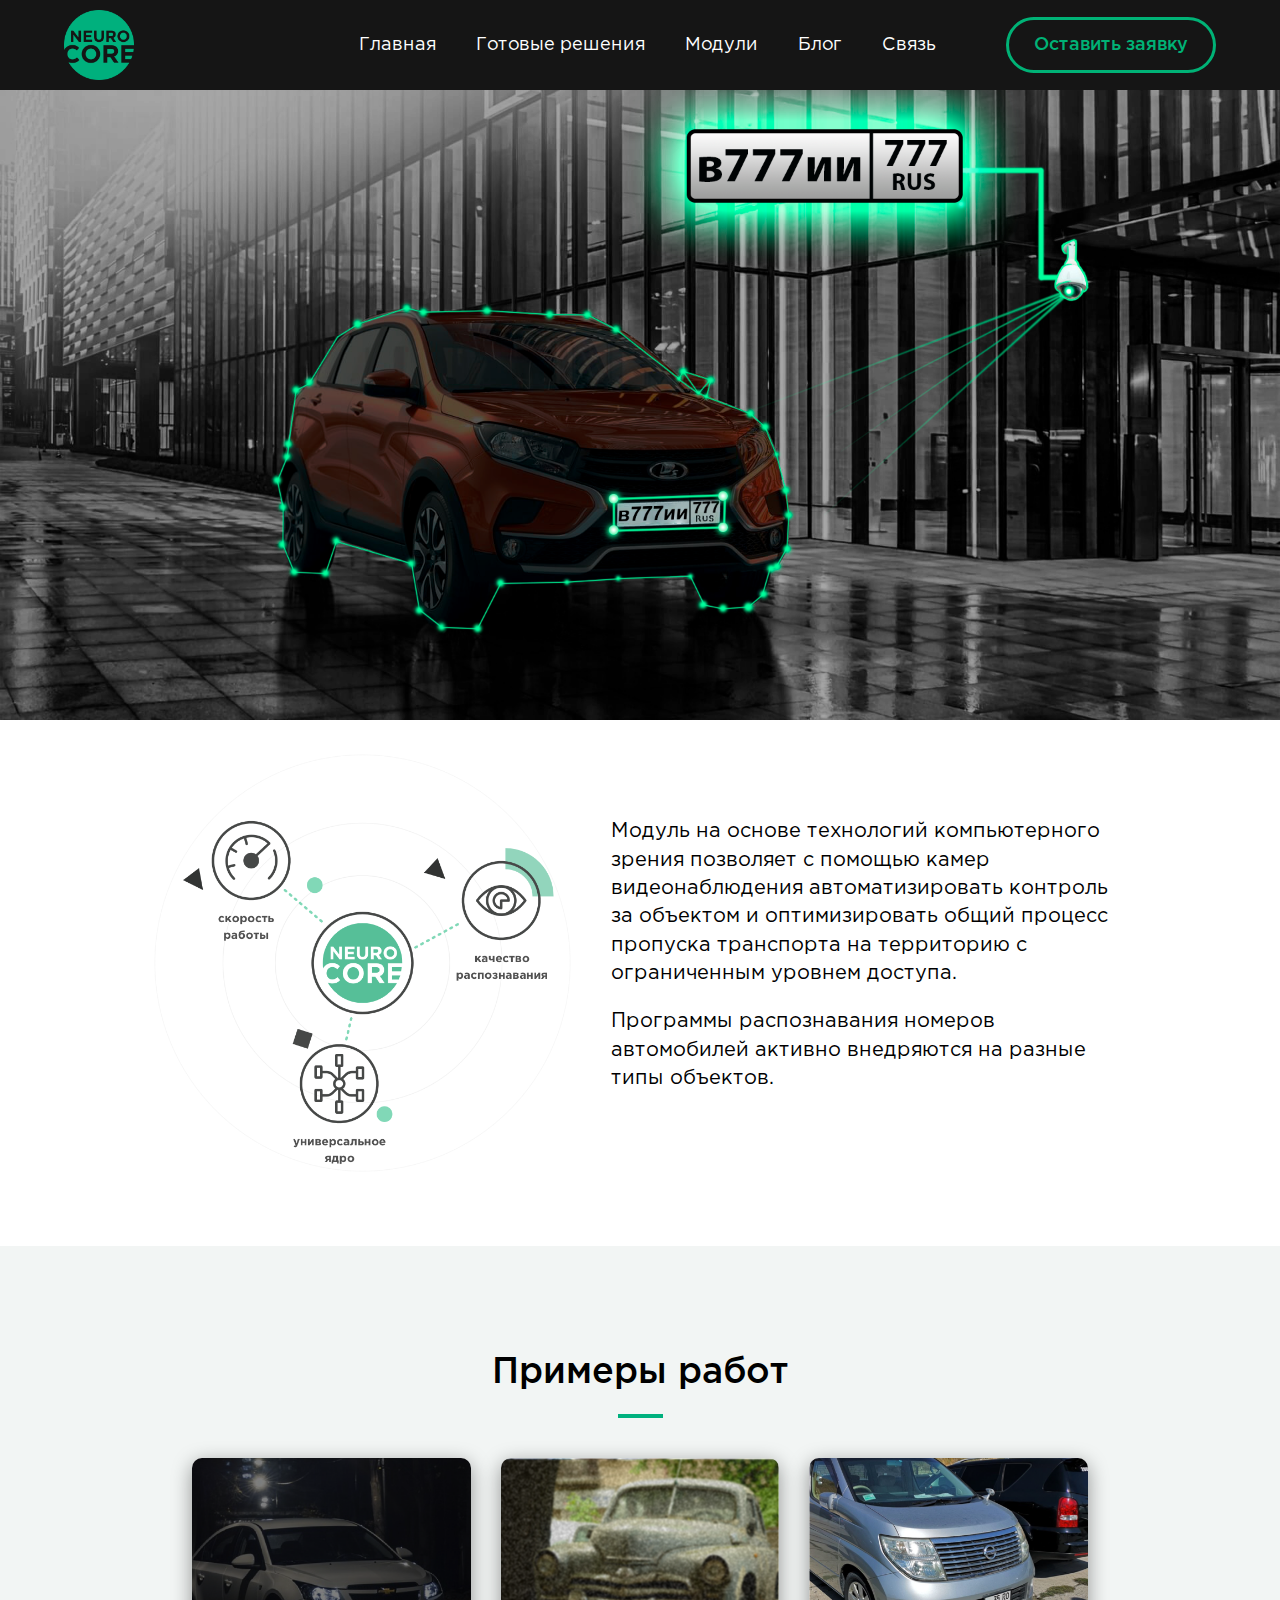
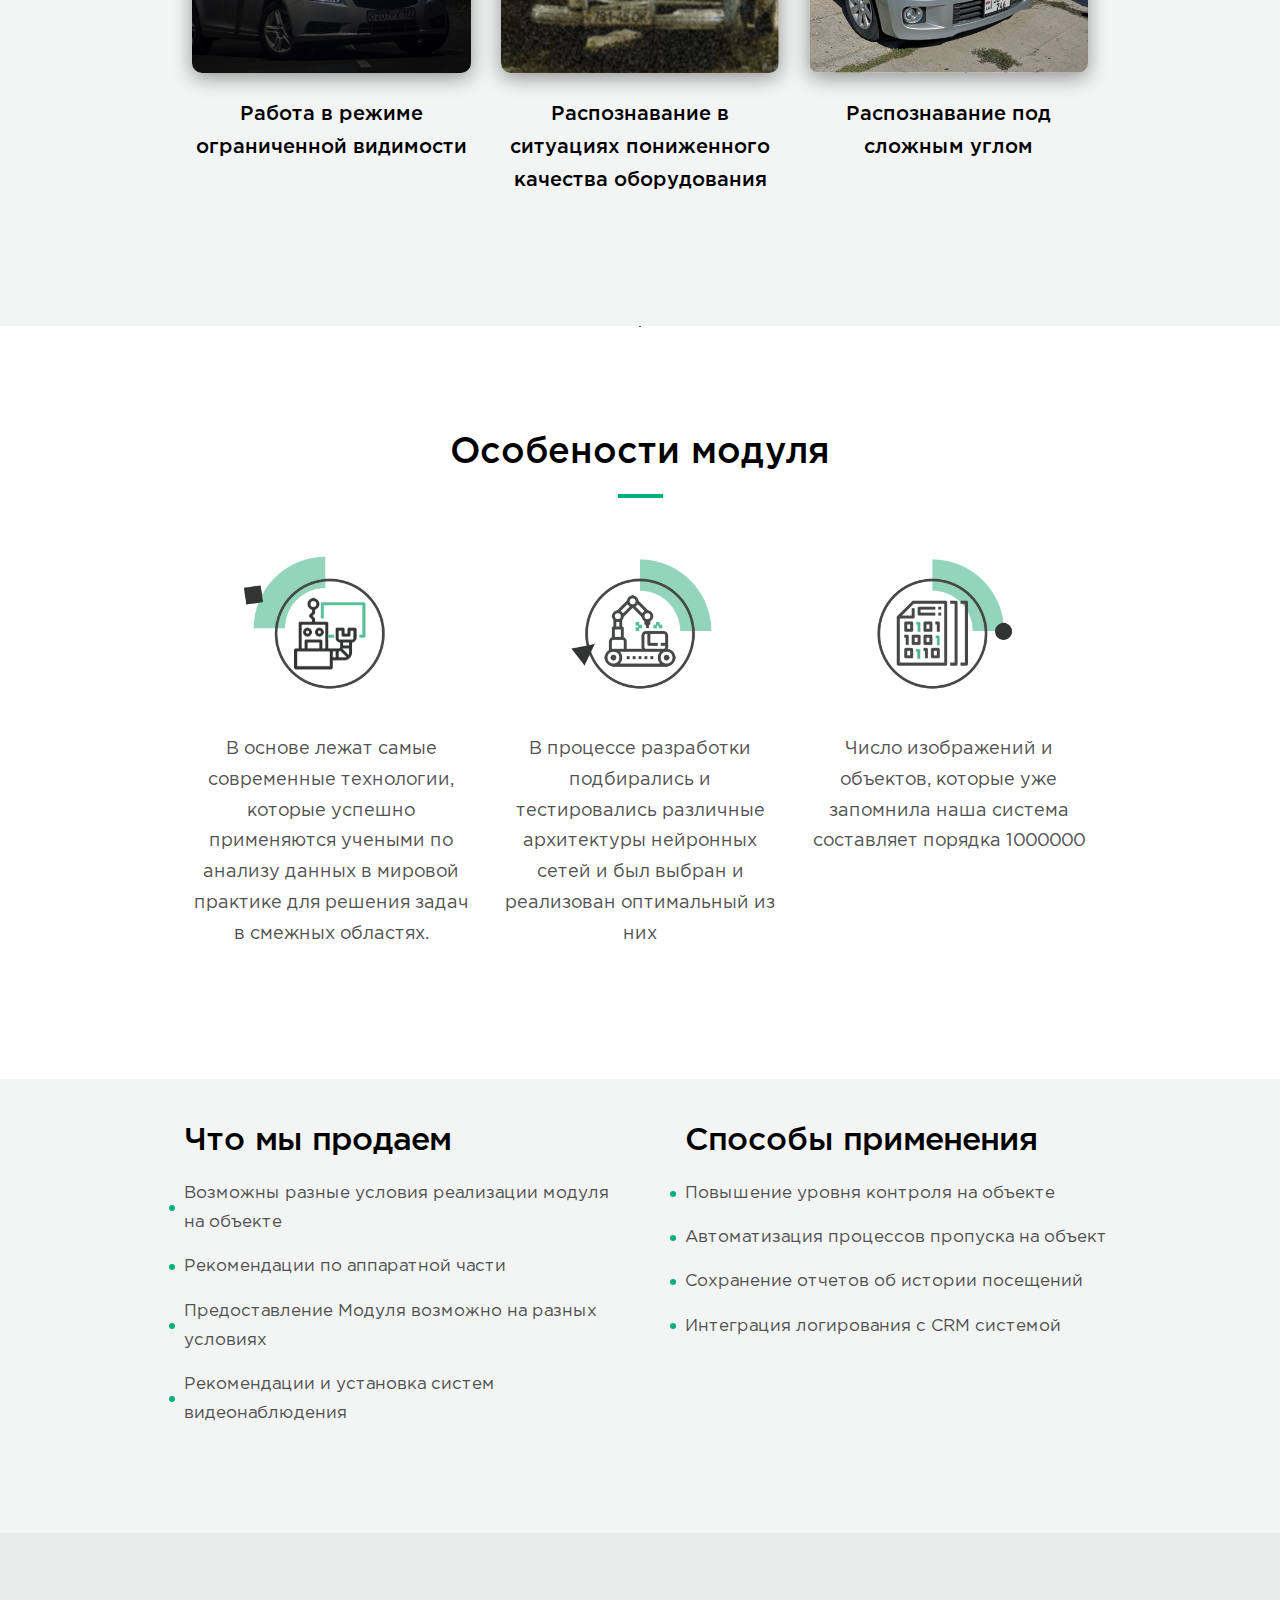
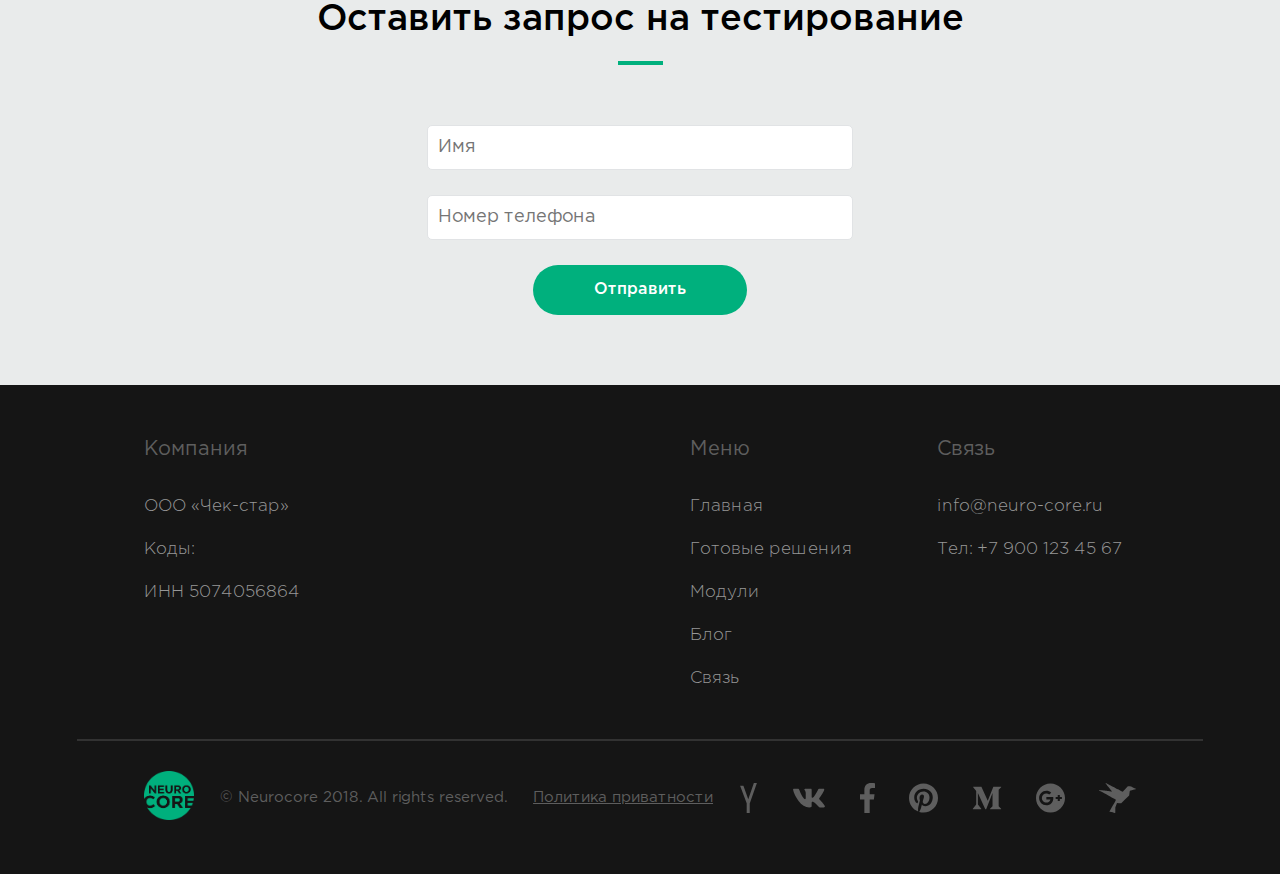
<file: modules/car-numbers.html>
<!DOCTYPE html>
<html lang="en">

<head>
  <meta charset="UTF-8">
  <title>Document</title>
  <meta name="viewport" content="width=device-width, initial-scale=1.0">
  <link rel="stylesheet" type="text/css" href="../css/style.css">
  <link type="text/css" media="screen" rel="stylesheet" href="../css/media.css">
</head>

<body>
  <div class="main_wrapper page">
    <div class="header_wrapper page">
      <div class="header">
        <a href="/" class="logo">
          <img src="../img/logo/Logo_green.png" alt="">
        </a>
        <div class="main_nav">
          <ul>
            <li class="nav_item"><a href="/">Главная</a></li>
            <li class="nav_item"><a href="../services.html">Готовые решения</a></li>
            <li class="nav_item"><a href="../modules.html">Модули</a></li>
            <li class="nav_item"><a href="#">Блог</a></li>
            <li class="nav_item"><a href="#">Связь</a></li>
          </ul>
          <button class="header_btn btn">Оставить заявку</butt>
            <!-- <span class="email">info@neuro-core.ru</span> -->
        </div>
      </div>
    </div>
    <div class="module_page numbers">
      <div class="module_head">
        <div class="module_head_img">
          <img src="../img/modules/numbers_head.png" alt="">
        </div>
        <div class="module_head_text">
          <h1 class="module_head_title"></h1>
          <p class="module_head_subtitle"></p>
        </div>
      </div>
      <div class="numbers_about flex page_section it2">
        <div class="numbers_about_img flex_item"><img src="../img/modules/numbers_about.png" alt=""></div>
        <div class="numbers_about_info flex_item">
          <p class="block_text">
            Модуль на основе технологий компьютерного зрения позволяет с помощью камер видеонаблюдения автоматизировать
            контроль за объектом и оптимизировать общий процесс пропуска транспорта на территорию с ограниченным
            уровнем доступа.
          </p>
          <p class="block_text">
            Программы распознавания номеров автомобилей активно внедряются на разные типы объектов.
          </p>
        </div>
      </div>
      <div class="numbers_example page_section grey">
        <div class="block_title">Примеры работ</div>
        <div class="page_line"></div>
        <div class="numbers_example_items flex it3">
          <div class="numbers_example_item flex_item">
            <div class="numbers_example_item_img"><img src="../img/modules/numbers_example1.png" alt=""></div>
            <p class="numbers_example_item_title block_text">Работа в режиме ограниченной видимости</p>
          </div>
          <div class="numbers_example_item flex_item">
            <div class="numbers_example_item_img"><img src="../img/modules/numbers_example2.png" alt=""></div>
            <p class="numbers_example_item_title block_text">Распознавание в ситуациях пониженного качества оборудования</p>
          </div>
          <div class="numbers_example_item flex_item">
            <div class="numbers_example_item_img"><img src="../img/modules/numbers_example3.png" alt=""></div>
            <p class="numbers_example_item_title block_text">Распознавание под сложным углом</p>
          </div>
        </div>
      </div>
      <div class="numbers_features page_section">
        <div class="circles">
          <div class="c c1"></div>
          <div class="c c2"></div>
          <div class="c c3"></div>
        </div>
        <div class="block_title">Особености модуля</div>
        <div class="page_line"></div>
        <div class="numbers_features_items flex it3">
          <div class="numbers_features_item flex_item">
            <div class="numbers_features_item_img"><img src="../img/modules/numbers_features1.png" alt=""></div>
            <p class="numbers_features_item_text block_text">В основе лежат самые современные технологии, которые успешно
              применяются учеными по анализу данных в мировой практике для решения задач в смежных областях. </p>
          </div>
          <div class="numbers_features_item flex_item">
            <div class="numbers_features_item_img"><img src="../img/modules/numbers_features2.png" alt=""></div>
            <p class="numbers_features_item_text block_text">В процессе разработки подбирались и тестировались различные
              архитектуры нейронных сетей и был выбран и реализован оптимальный из них</p>
          </div>
          <div class="numbers_features_item flex_item">
            <div class="numbers_features_item_img"><img src="../img/modules/numbers_features3.png" alt=""></div>
            <p class="numbers_features_item_text block_text">Число изображений и объектов, которые уже запомнила наша система
              составляет порядка 1000000</p>
          </div>
        </div>
      </div>
      <div class="numbers_info page_section grey flex it2">
        <div class="numbers_info_item flex_item">
          <span class="block_title">Что мы продаем</span>
          <ul class="list">
            <li>Возможны разные условия реализации модуля на объекте</li>
            <li>Рекомендации по аппаратной части</li>
            <li>Предоставление Модуля возможно на разных условиях</li>
            <li>Рекомендации и установка систем видеонаблюдения</li>
          </ul>
          <div class="border top"></div>
          <div class="border right"></div>
          <div class="border bottom"></div>
          <div class="border left"></div>
        </div>
        <div class="numbers_info_item flex_item">
          <span class="block_title">Способы применения</span>
          <ul class="list">
            <li>Повышение уровня контроля на объекте </li>
            <li>Автоматизация процессов пропуска на объект </li>
            <li>Сохранение отчетов об истории посещений </li>
            <li>Интеграция логирования с CRM системой</li>
          </ul>
          <div class="border top"></div>
          <div class="border right"></div>
          <div class="border bottom"></div>
          <div class="border left"></div>
        </div>
      </div>
      <div class="page_feedback">
        <p class="block_title">Оставить запрос на тестирование </p>
        <div class="page_line"></div>
        <div class="page_feedback_form">
          <form class="default_form" action="">
            <div class="forma_group"><input type="text" placeholder="Имя"></div>
            <div class="forma_group"><input type="text" placeholder="Номер телефона"></div>
            <button class="btn">Отправить</button>
          </form>
        </div>
      </div>
    </div>
    <div class="main_footer">
      <div class="main_footer_top">
        <div class="main_footer_about">
          <p class="footer_title">Компания</p>
          <p class="footer_text">ООО «Чек-стар» </p>
          <p class="footer_text">Коды:</p>
          <p class="footer_text">ИНН 5074056864</p>
        </div>
        <div class="main_footer_menu">
          <p class="footer_title">Меню</p>
          <a href="/" class="footer_text">Главная</a>
          <a href="../services.html" class="footer_text">Готовые решения</a>
          <a href="../modules.html" class="footer_text">Модули</a>
          <a href="" class="footer_text">Блог</a>
          <a href="" class="footer_text">Связь</a>
        </div>
        <div class="main_footer_connection">
          <p class="footer_title">Cвязь</p>
          <p class="footer_text">info@neuro-core.ru</p>
          <p class="footer_text">Тел: +7 900 123 45 67</p>
        </div>
      </div>
      <div class="main_footer_bot">
        <div class="footer_logo">
          <img src="../img/logo/Logo_green.png" alt="">
        </div>
        <p>© Neurocore 2018. All rights reserved.</p>
        <a>Политика приватности</a>
        <div class="footer_social">
          <div class="social_item">
            <img src="../img/other/yandex-international.svg" class="yandex-international">
          </div>
          <div class="social_item">
            <img src="../img/other/vk.svg" class="vk">
          </div>
          <div class="social_item">
            <img src="../img/other/facebook-f.svg" class="facebook-f">
          </div>
          <div class="social_item">
            <img src="../img/other/pinterest.svg" class="pinterest">
          </div>
          <div class="social_item">
            <img src="../img/other/medium-m.svg" class="medium-m">
          </div>
          <div class="social_item">
            <img src="../img/other/google-plus.svg" class="google-plus">
          </div>
          <div class="social_item">
            <img src="../img/other/surfingbird.svg" class="surfingbird">
          </div>
        </div>
      </div>
    </div>
  </div>
  <script src="../js/jquery-3.3.1.min.js"></script>
  <script src="../js/script.js"></script>
  <script>
    $(document).on('scroll', function () {
      var postion = $('.numbers_info').offset().top,
      height = $('.numbers_info').height();
      var scroll = $(document).scrollTop();
      if (scroll > (postion - 400) ) {
        $('.border').addClass('animate')
      }
    });
    $(document).on('scroll', function () {
      var postion = $('.numbers_features').offset().top,
      height = $('.numbers_features').height();
      var scroll = $(document).scrollTop();
      if (scroll > (postion - 400) ) {
        $('.circles').addClass('animate')
      }
    });
  </script>
</body>

</html>
</file>
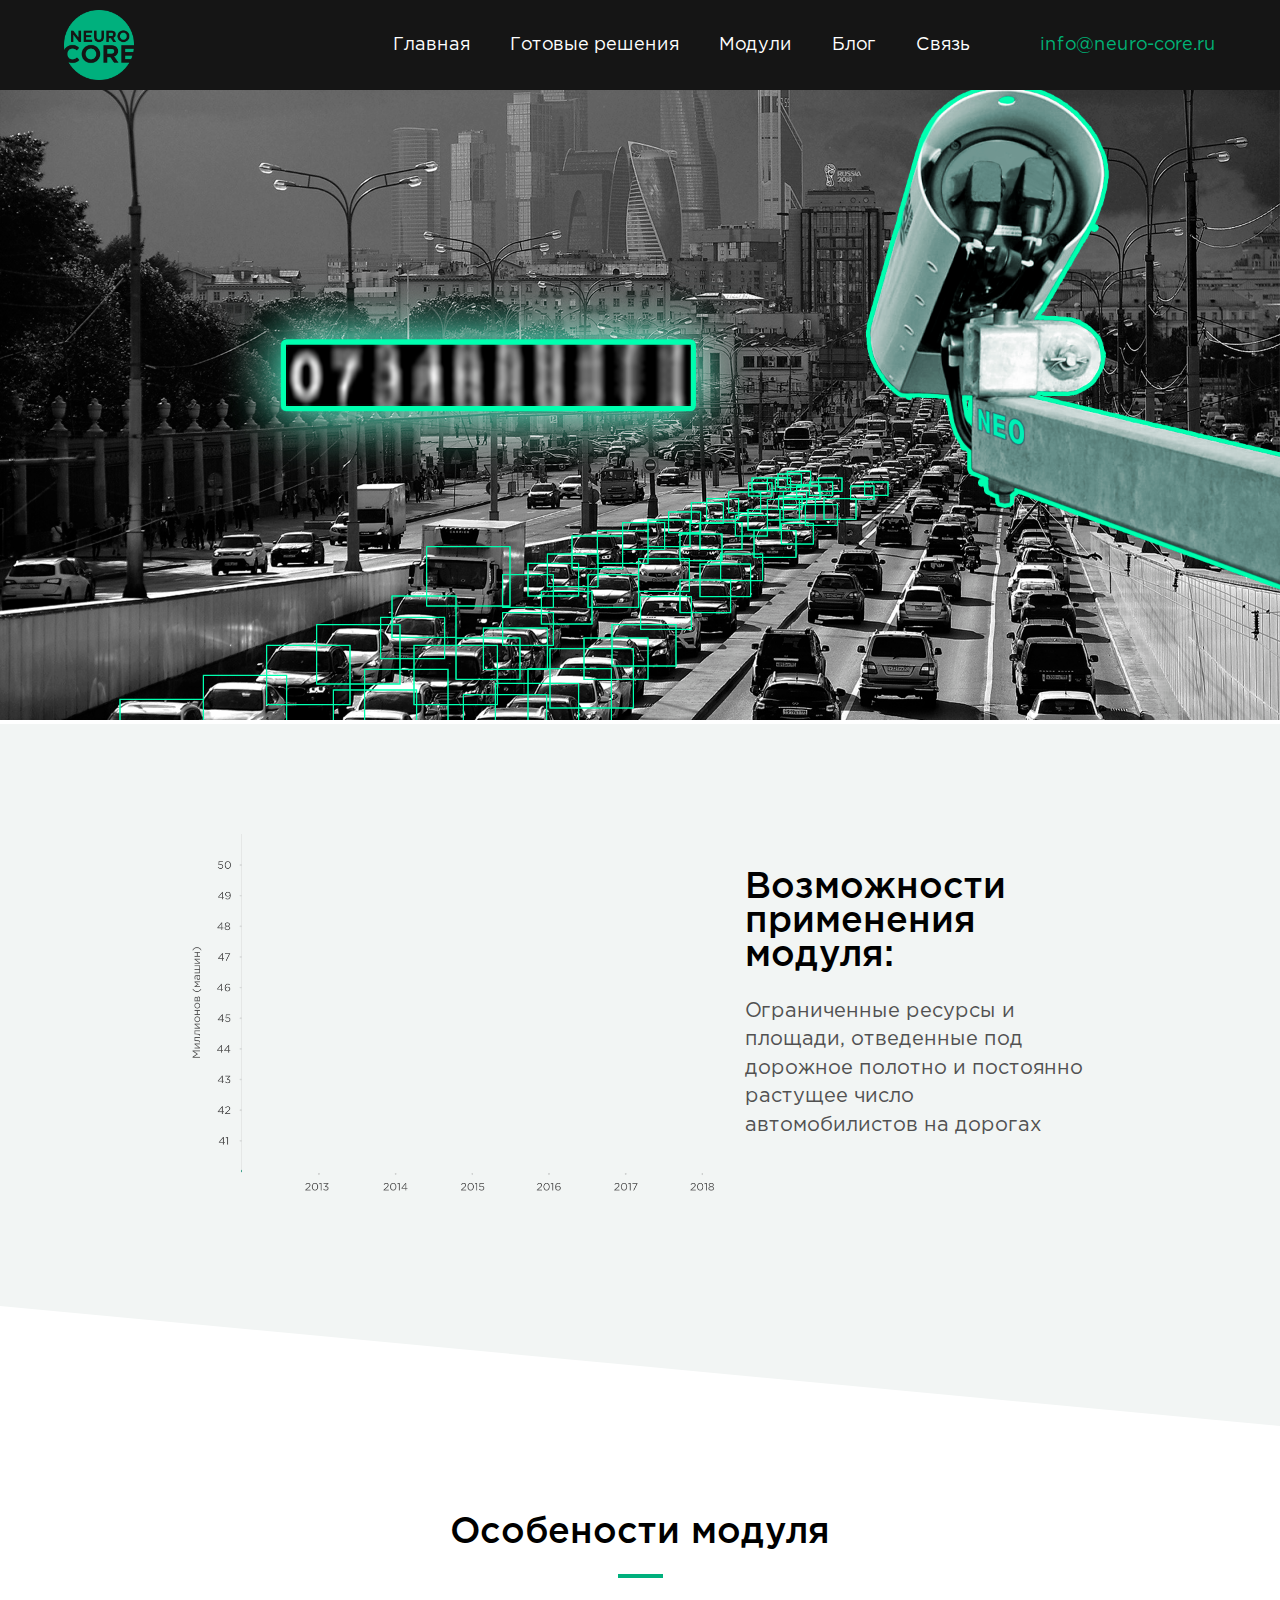
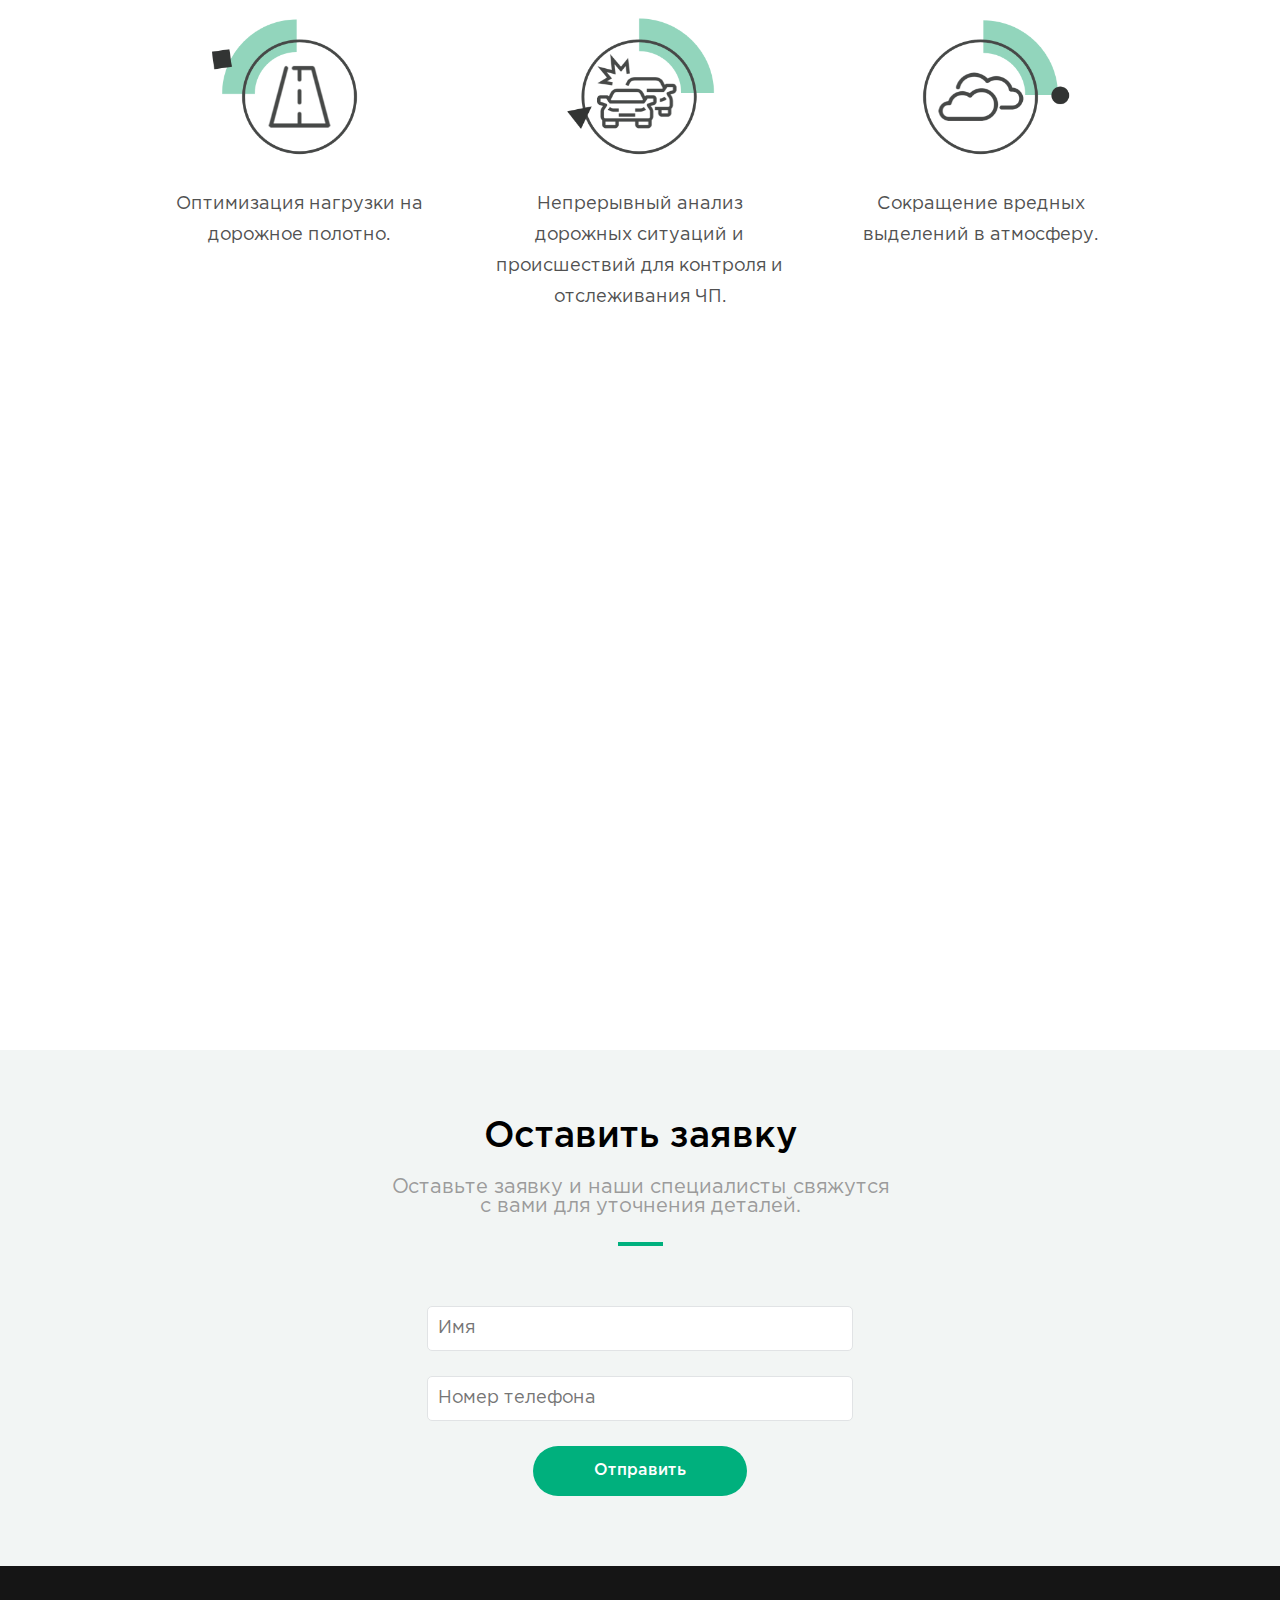
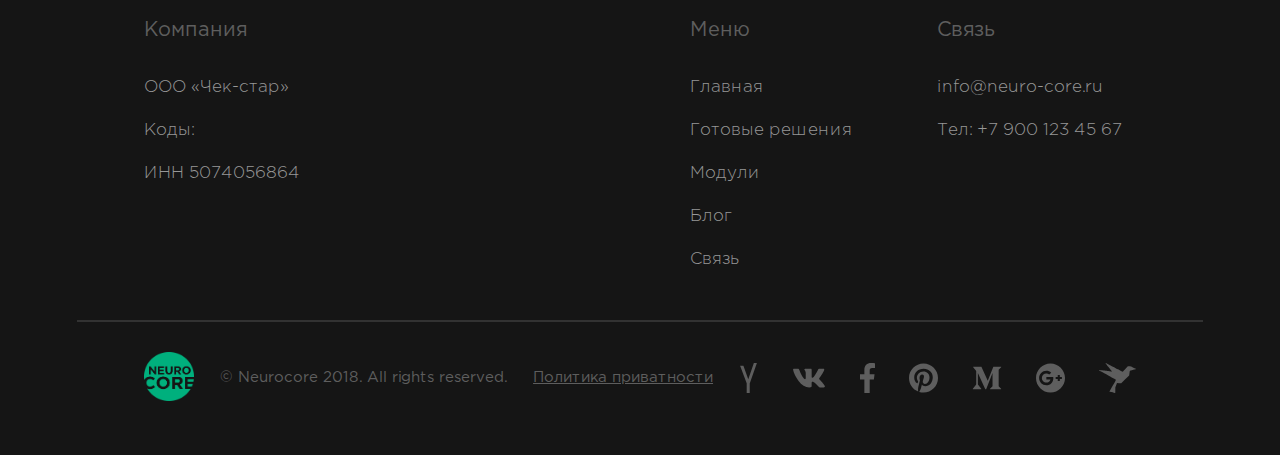
<file: modules/traffic.html>
<!DOCTYPE html>
<html lang="en">

<head>
  <meta charset="UTF-8">
  <title>Document</title>
  <meta name="viewport" content="width=device-width, initial-scale=1.0">
  <link rel="stylesheet" type="text/css" href="../css/style.css">
  <link type="text/css" media="screen" rel="stylesheet" href="../css/media.css">
</head>
<body>
  <div class="main_wrapper page">
    <div class="header_wrapper page">
      <div class="header">
        <a href="/" class="logo">
          <img src="../img/logo/Logo_green.png" alt="">
        </a>
        <div class="main_nav">
          <ul>
            <li class="nav_item"><a href="/">Главная</a></li>
            <li class="nav_item"><a href="../services.html">Готовые решения</a></li>
            <li class="nav_item"><a href="../modules.html">Модули</a></li>
            <li class="nav_item"><a href="#">Блог</a></li>
            <li class="nav_item"><a href="#">Связь</a></li>
          </ul>
          <span class="email">info@neuro-core.ru</span>
        </div>
      </div>
    </div>
    <div class="module_page traffic">
      <div class="module_head">
        <div class="module_head_img">
          <img src="../img/modules/traffic_head.png" alt="">
        </div>
        <div class="module_head_text">
          <h1 class="module_head_title"></h1>
          <p class="module_head_subtitle"></p>
        </div>
      </div>
      <div class="traffic_about flex page_section it2 grey">
        <div class="traffic_about_img flex_item">
          <img src="../img/modules/schedule.png" alt="">
          <div class="traffic_about_img_hide"></div>
        </div>
        <div class="traffic_about_text flex_item">
          <div class="block_title">Возможности применения модуля: </div>
          <div class="block_text">Ограниченные ресурсы и площади, отведенные под дорожное полотно и постоянно растущее число автомобилистов на дорогах </div>
        </div>
      </div>
      <div class="ramp top_right"></div>
      <div class="traffic_features page_section">
        <div class="block_title">Особености модуля</div>
        <div class="page_line"></div>
        <div class="traffic_features_items flex it3">
          <div class="traffic_features_item flex_item">
            <div class="traffic_features_item_img"><img src="../img/modules/traffic_traffic.png" alt=""></div>
            <div class="traffic_features_item_text">Оптимизация нагрузки на дорожное
                полотно.</div>
          </div>
          <div class="traffic_features_item flex_item">
            <div class="traffic_features_item_img"><img src="../img/modules/traffic_crash.png" alt=""></div>
            <div class="traffic_features_item_text">Непрерывный анализ дорожных ситуаций и происшествий для контроля и отслеживания ЧП.</div>
          </div>
          <div class="traffic_features_item flex_item">
            <div class="traffic_features_item_img"><img src="../img/modules/traffic_pollution.png" alt=""></div>
            <div class="traffic_features_item_text">Сокращение вредных выделений в атмосферу.</div>
          </div>
        </div>
        <div class="traffic_features_video">
            <iframe width="560" height="315" src="https://www.youtube.com/embed/_wD54b3TCOg?rel=0" frameborder="0" allow="autoplay; encrypted-media" allowfullscreen></iframe>
        </div>
      </div>
      <div class="page_feedback">
        <p class="block_title">Оставить заявку</p>
        <p class="block_subtitle">Оставьте заявку и наши специалисты свяжутся с вами для уточнения деталей.</p>
        <div class="page_line"></div>
        <div class="page_feedback_form">
          <form class="default_form" action="">
            <div class="forma_group"><input type="text" placeholder="Имя"></div>
            <div class="forma_group"><input type="text" placeholder="Номер телефона"></div>
            <button class="btn">Отправить</button>
          </form>
        </div>
      </div>
    </div>
    <div class="main_footer">
      <div class="main_footer_top">
        <div class="main_footer_about">
          <p class="footer_title">Компания</p>
          <p class="footer_text">ООО «Чек-стар» </p>
          <p class="footer_text">Коды:</p>
          <p class="footer_text">ИНН 5074056864</p>
        </div>
        <div class="main_footer_menu">
          <p class="footer_title">Меню</p>
          <a href="/" class="footer_text">Главная</a>
          <a href="../services.html" class="footer_text">Готовые решения</a>
          <a href="../modules.html" class="footer_text">Модули</a>
          <a href="" class="footer_text">Блог</a>
          <a href="" class="footer_text">Связь</a>
        </div>
        <div class="main_footer_connection">
          <p class="footer_title">Cвязь</p>
          <p class="footer_text">info@neuro-core.ru</p>
          <p class="footer_text">Тел: +7 900 123 45 67</p>
        </div>
      </div>
      <div class="main_footer_bot">
        <div class="footer_logo">
          <img src="../img/logo/Logo_green.png" alt="">
        </div>
        <p>© Neurocore 2018. All rights reserved.</p>
        <a>Политика приватности</a>
        <div class="footer_social">
          <div class="social_item">
            <img src="../img/other/yandex-international.svg" class="yandex-international">
          </div>
          <div class="social_item">
            <img src="../img/other/vk.svg" class="vk">
          </div>
          <div class="social_item">
            <img src="../img/other/facebook-f.svg" class="facebook-f">
          </div>
          <div class="social_item">
            <img src="../img/other/pinterest.svg" class="pinterest">
          </div>
          <div class="social_item">
            <img src="../img/other/medium-m.svg" class="medium-m">
          </div>
          <div class="social_item">
            <img src="../img/other/google-plus.svg" class="google-plus">
          </div>
          <div class="social_item">
            <img src="../img/other/surfingbird.svg" class="surfingbird">
          </div>
        </div>
      </div>
    </div>
  </div>
  <script src="../js/jquery-3.3.1.min.js"></script>
  <script src="../js/script.js"></script>
  <script>
    $(document).on('scroll', function () {
      var postion = $('.traffic_about').offset().top,
      height = $('.traffic_about  ').height();
      var scroll = $(document).scrollTop();
      if (scroll > (postion - 400) ) {
        $('.traffic_about_img_hide').addClass('hide')}
    });
  </script>
</body>
</html>
</file>
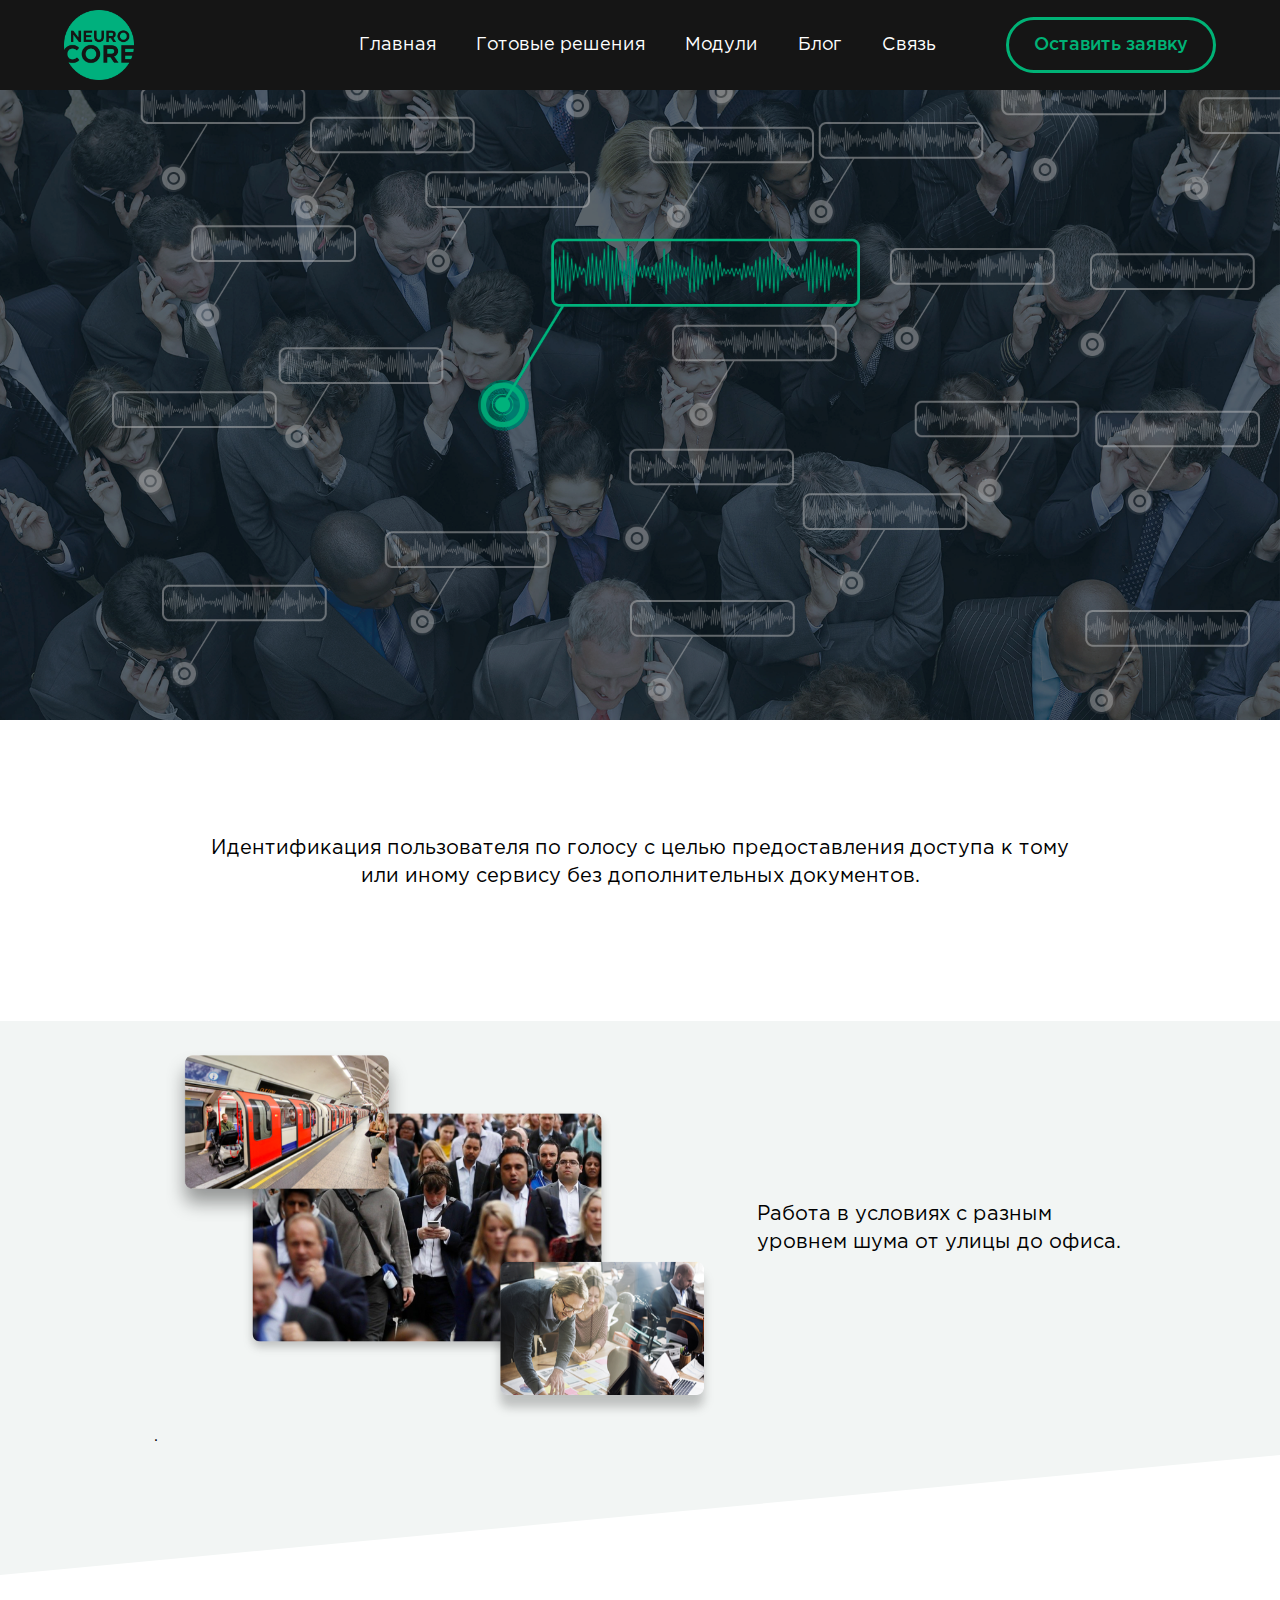
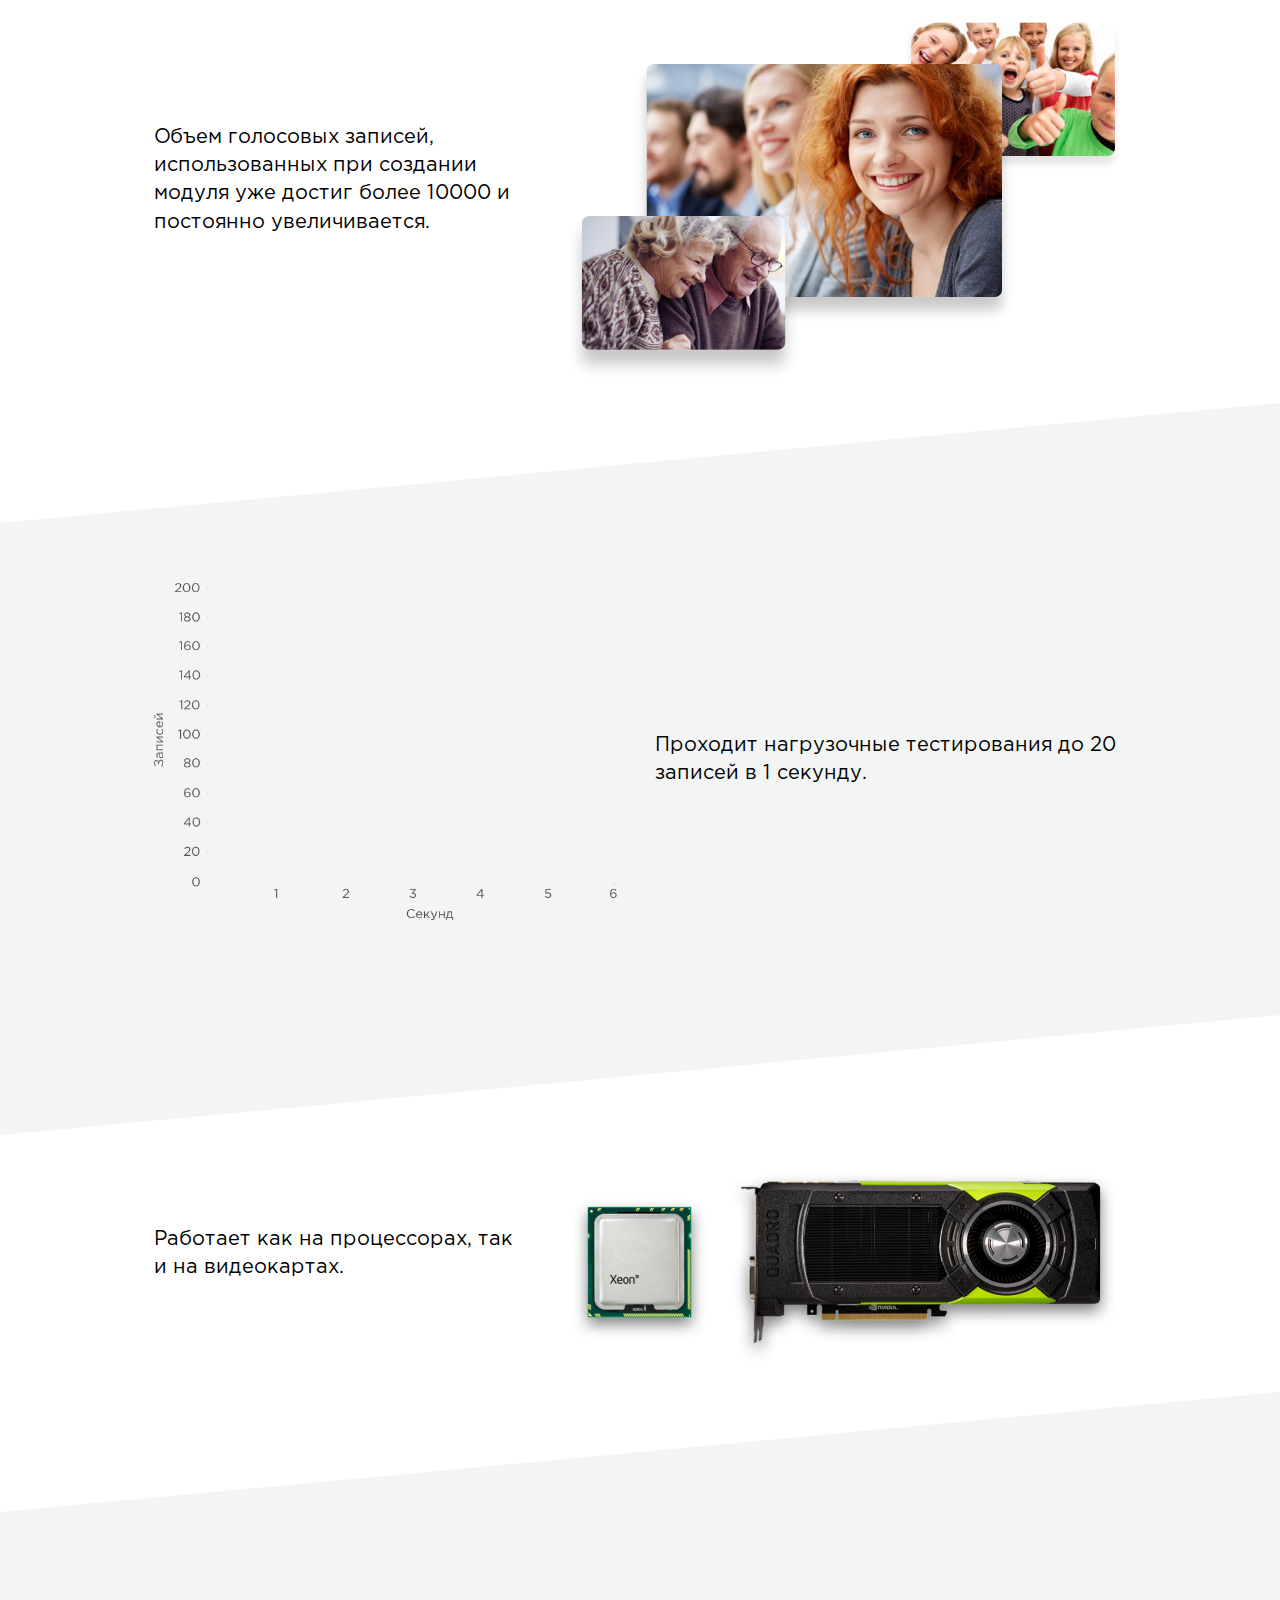
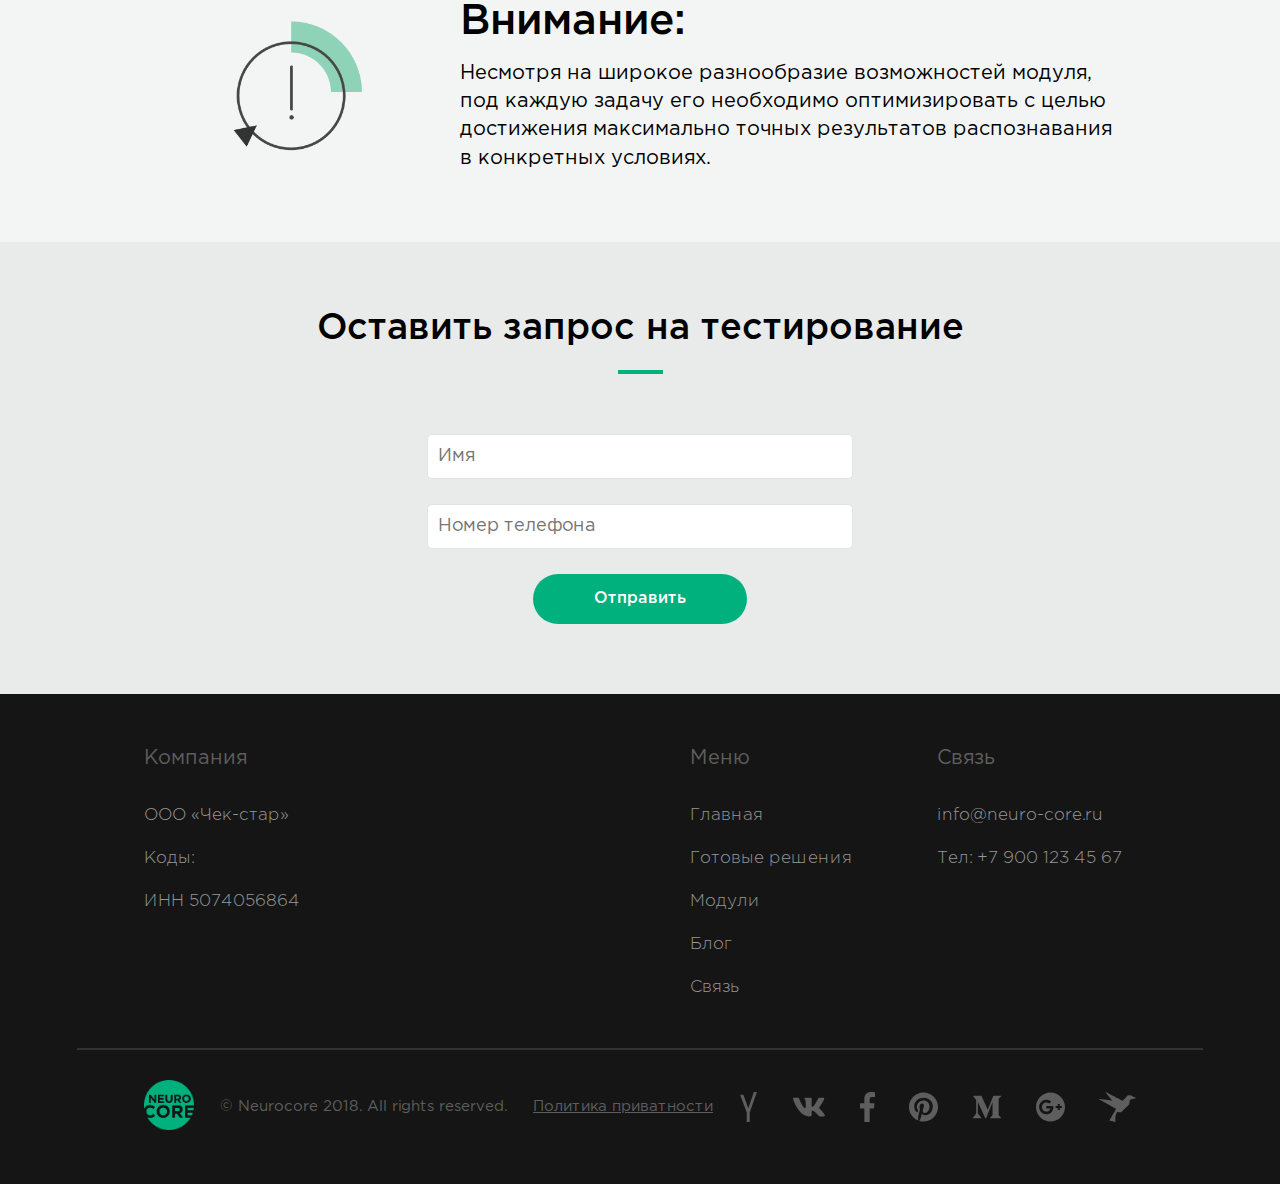
<file: modules/voice.html>
<!DOCTYPE html>
<html lang="en">

<head>
  <meta charset="UTF-8">
  <title>Document</title>
  <meta name="viewport" content="width=device-width, initial-scale=1.0">
  <link rel="stylesheet" type="text/css" href="../css/style.css">
  <link type="text/css" media="screen" rel="stylesheet" href="../css/media.css">
</head>

<body>
  <div class="main_wrapper page">
    <div class="header_wrapper page">
      <div class="header">
        <a href="/" class="logo">
          <img src="../img/logo/Logo_green.png" alt="">
        </a>
        <div class="main_nav">
          <ul>
            <li class="nav_item"><a href="/">Главная</a></li>
            <li class="nav_item"><a href="../services.html">Готовые решения</a></li>
            <li class="nav_item"><a href="../modules.html">Модули</a></li>
            <li class="nav_item"><a href="#">Блог</a></li>
            <li class="nav_item"><a href="#">Связь</a></li>
          </ul>
          <button class="header_btn btn">Оставить заявку</butt>
          <!-- <span class="email">info@neuro-core.ru</span> -->
        </div>
      </div>
    </div>
    <div class="module_page voice">
      <div class="module_head">
        <div class="module_head_img">
          <img src="../img/modules/Raspoznavanie_golosa.png" alt="">
        </div>
        <div class="module_head_text">
          <h1 class="module_head_title"></h1>
          <p class="module_head_subtitle"></p>
        </div>
      </div>
      <div class="voice_about page_section">
        <p class="voice_about_text block_text">
          Идентификация пользователя по голосу с целью предоставления доступа к тому или иному сервису без дополнительных документов. 
        </p>
      </div>
      <div class="voice_use">
        <div class="voice_use_item flex page_section grey">
          <div class="voice_use_item_img"><img src="../img/modules/voice_use1.png" alt="">.</div>
          <p class="voice_use_item_text block_text">Работа в условиях с разным уровнем шума от улицы до офиса.</p>
        </div>
        <div class="ramp top_left "></div>
        <div class="voice_use_item reverse flex page_section">
          <div class="voice_use_item_img"><img src="../img/modules/voice_use2.png" alt=""></div>
          <p class="voice_use_item_text block_text">Объем голосовых записей, использованных при создании модуля уже достиг более 10000 и постоянно увеличивается.  </p>
        </div>
        <div class="ramp bot_right "></div>
      </div>
      <div class="voice_test flex page_section grey it2">
        <div class="voice_test_img flex_item">
          <img src="../img/modules/voice_graf.png" alt="">
          <div class="voice_test_img_hide"></div>
        </div>
        <p class="voice_test_text flex_item block_text">Проходит нагрузочные тестирования до 20 записей в 1 секунду.</p>
      </div>
      <div class="ramp top_left"></div>
      <div class="voice_use">
        <div class="voice_use_item reverse reverse flex page_section">
          <div class="voice_use_item_img"><img src="../img/modules/voice_hard.png" alt=""></div>
          <p class="voice_use_item_text block_text">Работает как на процессорах, так и на видеокартах. </p>
        </div>
      </div>
      <div class="ramp bot_right"></div>
      <div class="voice_atention flex page_section grey">
        <div class="voice_atention_img"><img src="../img/modules/voice_atention.png" alt=""></div>
        <div class="voice_atention_text">
          <p class="page_title">Внимание: </p>
          <div class="block_text">Несмотря на широкое разнообразие возможностей модуля, под каждую задачу его необходимо оптимизировать с целью достижения максимально точных результатов распознавания в конкретных условиях. </div>
        </div>
      </div>
      <div class="page_feedback">
        <p class="block_title">Оставить запрос на тестирование </p>
        <div class="page_line"></div>
        <div class="page_feedback_form">
          <form class="default_form" action="">
            <div class="forma_group"><input type="text" placeholder="Имя"></div>
            <div class="forma_group"><input type="text" placeholder="Номер телефона"></div>
            <button class="btn">Отправить</button>
          </form>
        </div>
      </div>
    </div>
    <div class="main_footer">
      <div class="main_footer_top">
        <div class="main_footer_about">
          <p class="footer_title">Компания</p>
          <p class="footer_text">ООО «Чек-стар» </p>
          <p class="footer_text">Коды:</p>
          <p class="footer_text">ИНН 5074056864</p>
        </div>
        <div class="main_footer_menu">
          <p class="footer_title">Меню</p>
          <a href="/" class="footer_text">Главная</a>
          <a href="../services.html" class="footer_text">Готовые решения</a>
          <a href="../modules.html" class="footer_text">Модули</a>
          <a href="" class="footer_text">Блог</a>
          <a href="" class="footer_text">Связь</a>
        </div>
        <div class="main_footer_connection">
          <p class="footer_title">Cвязь</p>
          <p class="footer_text">info@neuro-core.ru</p>
          <p class="footer_text">Тел: +7 900 123 45 67</p>
        </div>
      </div>
      <div class="main_footer_bot">
        <div class="footer_logo">
          <img src="../img/logo/Logo_green.png" alt="">
        </div>
        <p>© Neurocore 2018. All rights reserved.</p>
        <a>Политика приватности</a>
        <div class="footer_social">
          <div class="social_item">
            <img src="../img/other/yandex-international.svg" class="yandex-international">
          </div>
          <div class="social_item">
            <img src="../img/other/vk.svg" class="vk">
          </div>
          <div class="social_item">
            <img src="../img/other/facebook-f.svg" class="facebook-f">
          </div>
          <div class="social_item">
            <img src="../img/other/pinterest.svg" class="pinterest">
          </div>
          <div class="social_item">
            <img src="../img/other/medium-m.svg" class="medium-m">
          </div>
          <div class="social_item">
            <img src="../img/other/google-plus.svg" class="google-plus">
          </div>
          <div class="social_item">
            <img src="../img/other/surfingbird.svg" class="surfingbird">
          </div>
        </div>
      </div>
    </div>
  </div>
  <script src="../js/jquery-3.3.1.min.js"></script>
  <script src="../js/script.js"></script>
  <script src="../js/eskju.jquery.scrollflow.min.js"></script>
  <script>
    $(document).on('scroll', function () {
      var postion = $('.voice_test').offset().top,
      height = $('.voice_test  ').height();
      var scroll = $(document).scrollTop();
      if (scroll > (postion - 400) ) {
        $('.voice_test_img_hide').addClass('hide')}
    });
  </script>
</body>
</html>
</file>
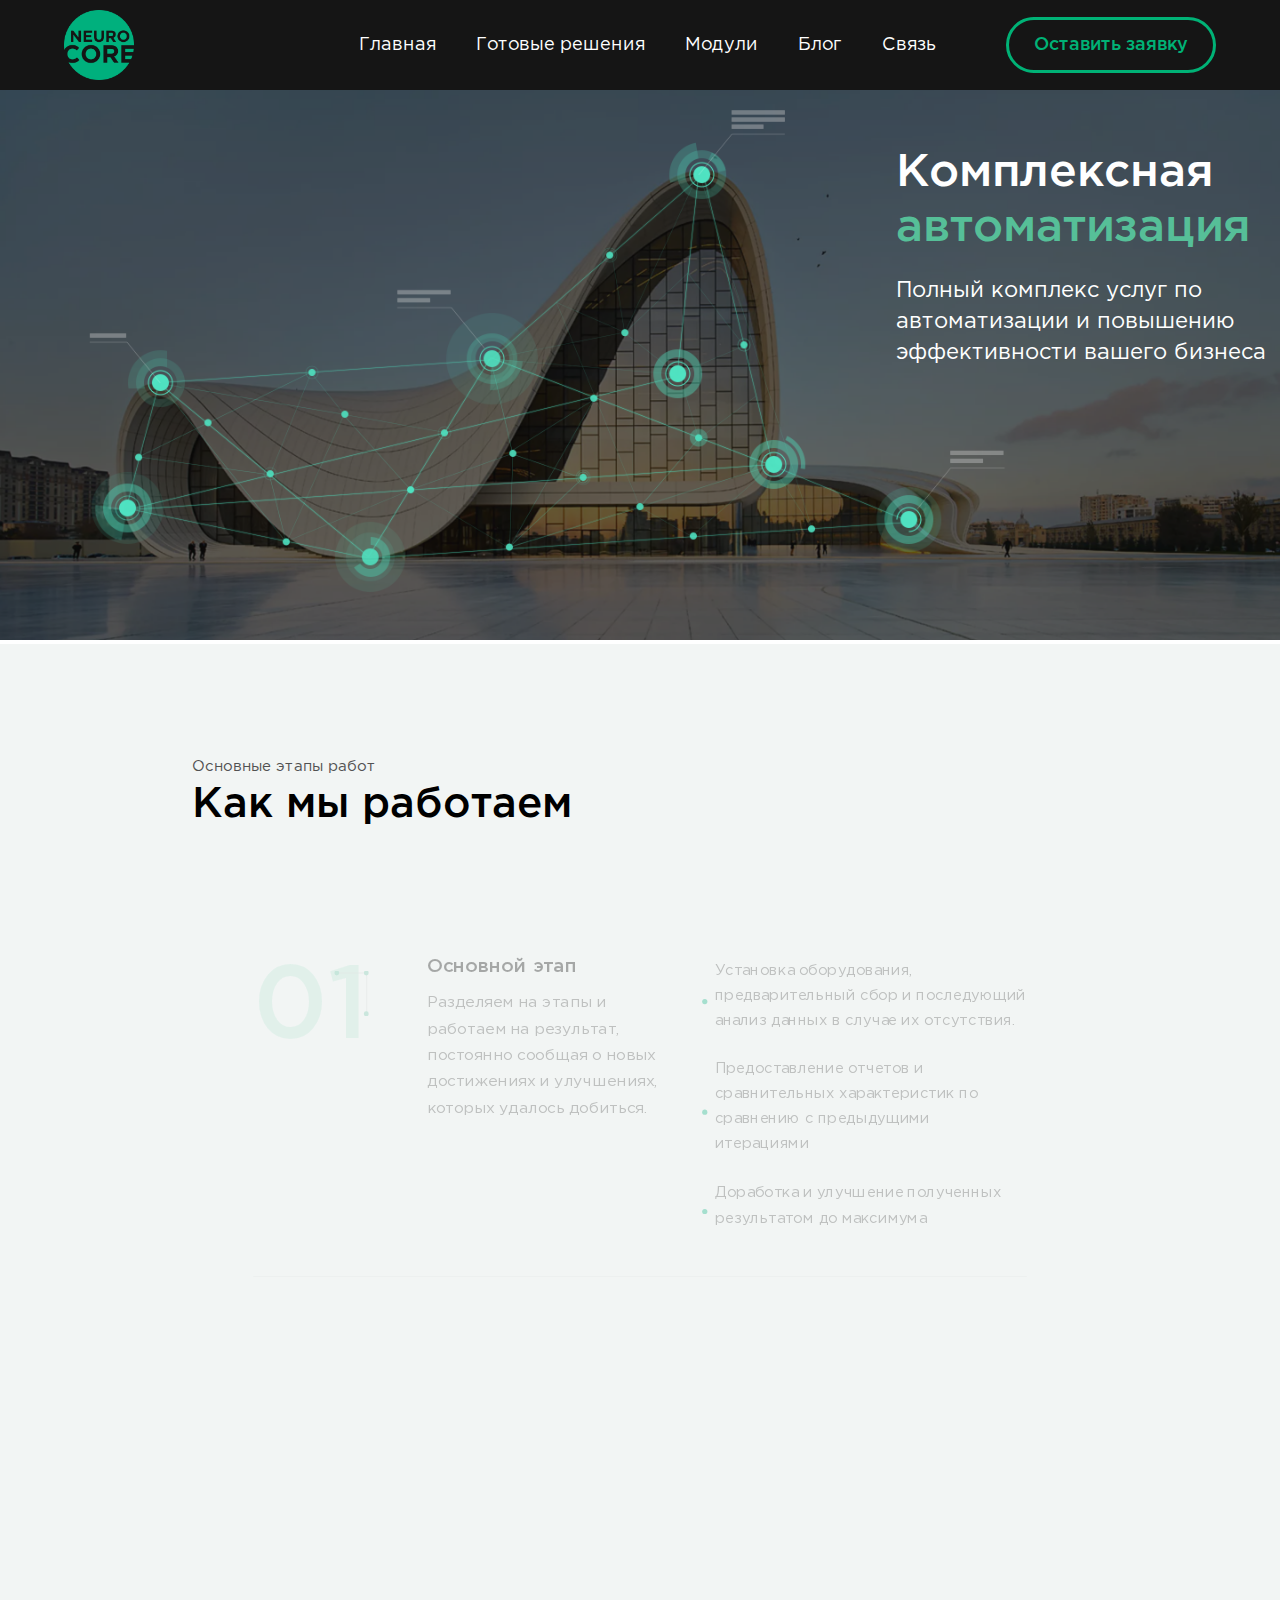
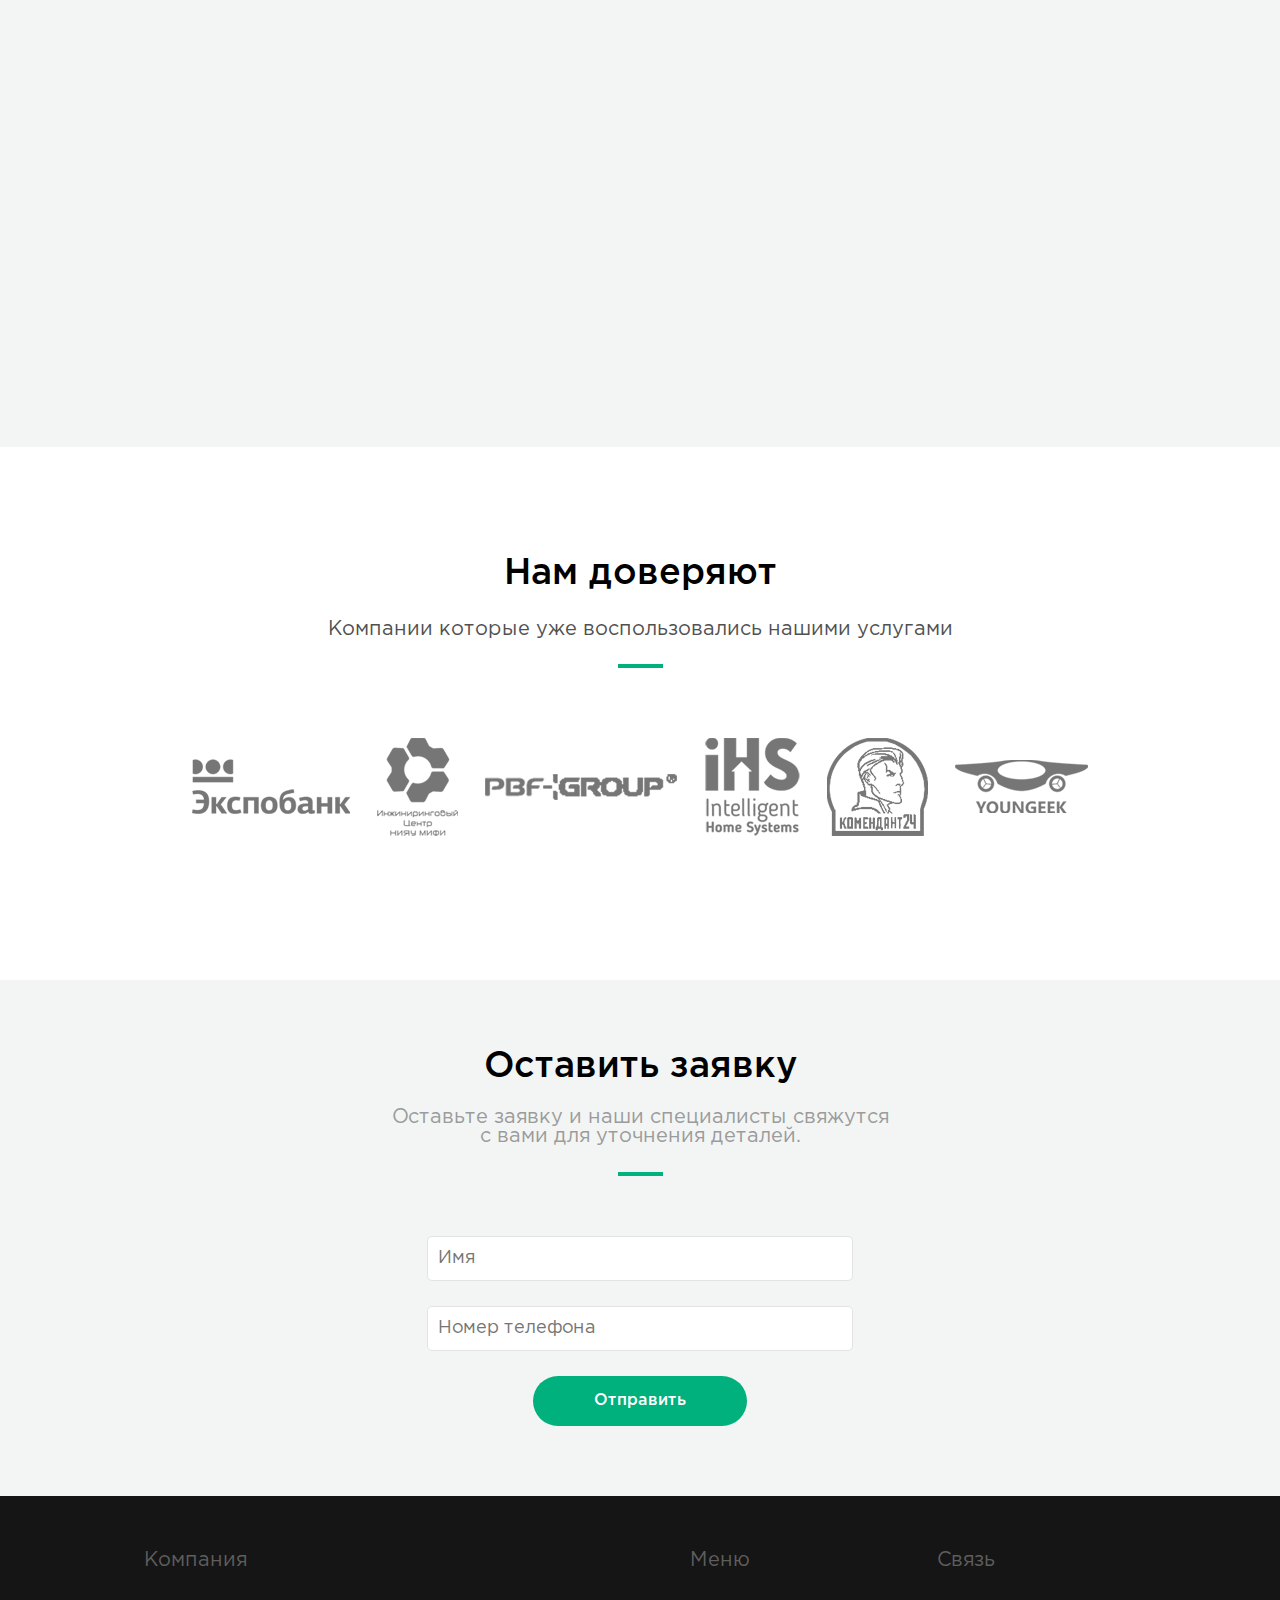
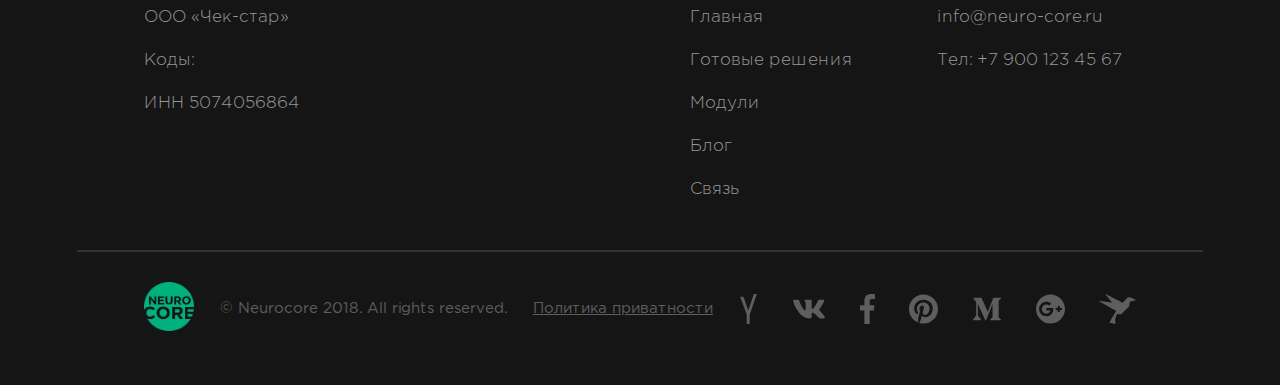
<file: services/automation.html>
<!DOCTYPE html>
<html lang="en">

<head>
  <meta charset="UTF-8">
  <title>Document</title>
  <meta name="viewport" content="width=device-width, initial-scale=1.0">
  <link rel="stylesheet" type="text/css" href="../css/style.css">
  <link type="text/css" media="screen" rel="stylesheet" href="../css/media.css">
</head>

<body>
  <div class="main_wrapper page">
    <div class="header_wrapper page">
      <div class="header">
        <a href="/" class="logo">
          <img src="../img/logo/Logo_green.png" alt="">
        </a>
        <div class="main_nav">
          <ul>
            <li class="nav_item"><a href="/">Главная</a></li>
            <li class="nav_item"><a href="../services.html">Готовые решения</a></li>
            <li class="nav_item"><a href="../modules.html">Модули</a></li>
            <li class="nav_item"><a href="#">Блог</a></li>
            <li class="nav_item"><a href="#">Связь</a></li>
          </ul>
          <button class="header_btn btn">Оставить заявку</butt>
            <!-- <span class="email">info@neuro-core.ru</span> -->
        </div>
      </div>
    </div>
    <div class="module_page automation">
      <div class="module_head">
        <div class="module_head_img">
          <img src="../img/services/automatic_bcg.png" alt="">
        </div>
        <div class="module_head_text">
          <h1 class="module_head_title">Комплексная <span>автоматизация</span></h1>
          <p class="module_head_subtitle">Полный комплекс услуг по автоматизации и повышению эффективности вашего
            бизнеса</p>
        </div>
      </div>
      <div class="automation_stages page_section grey">
        <p class="stages_subtitle">Основные этапы работ</p>
        <p class="stages_title">Как мы работаем</p>
        <div class="automation_stages_items ">
          <div class="automation_stage scrollflow -pop -opacity flex">
            <div class="stage_number">
              <span>01
                <img src="../img/other/ic-3-1.svg" class="ic_3_1" alt="">
              </span>
            </div>
            <div class="stage_name">
              <p class="stage_title">Основной этап </p>
              <p class="stage_text">Разделяем на этапы и работаем на результат, постоянно сообщая о новых достижениях и
                улучшениях, которых удалось добиться. </p>
            </div>
            <div class="stage_work">
              <ul class="list">
                <li>Установка оборудования, предварительный сбор и последующий анализ данных в случае их отсутствия.</li>
                <li>Предоставление отчетов и сравнительных характеристик по сравнению с предыдущими итерациями</li>
                <li>Доработка и улучшение полученных результатом до максимума </li>
              </ul>
            </div>
          </div>
          <div class="automation_stage scrollflow -pop -opacity flex">
            <div class="stage_number">
              <span>02
                <img src="../img/other/ic-3-2.svg" class="ic_3_2" alt="">
              </span>
            </div>
            <div class="stage_name">
              <p class="stage_title">Тестовый этап </p>
              <p class="stage_text">Разделяем на этапы и работаем на результат, постоянно сообщая о новых достижениях и
                улучшениях, которых удалось добиться. </p>
            </div>
            <div class="stage_work">
              <ul class="list">
                <li>Установка оборудования, предварительный сбор и последующий анализ данных в случае их отсутствия.</li>
                <li>Предоставление отчетов и сравнительных характеристик по сравнению с предыдущими итерациями</li>
                <li>Доработка и улучшение полученных результатом до максимума </li>
              </ul>
            </div>
          </div>
          <div class="automation_stage scrollflow -pop -opacity flex">
            <div class="stage_number">
              <span>03
                <img src="../img/other/ic-3-3.svg" class="ic_3_3" alt="">
              </span>
            </div>
            <div class="stage_name">
              <p class="stage_title">Финальный этап</p>
              <p class="stage_text">Подключение к числу наших постоянных клиентов и оказание поддержки созданных
                решений. </p>
            </div>
            <div class="stage_work">
            </div>
          </div>
        </div>
      </div>
      <div class="automation_partners page_section">
        <p class="block_title">Нам доверяют</p>
        <p class="block_text">Компании которые уже воспользовались нашими услугами</p>
        <div class="page_line"></div>
        <div class="automation_partners_items flex">
          <div class="partner_item">
            <img src="../img/partners/Ekspobank.png" alt="Экспобанк" title="Экспобанк">
            <img src="../img/partners/Ekspobank_hover.png" alt="Экспобанк" title="Экспобанк">
          </div>
          <div class="partner_item">
            <img src="../img/partners/NIYaU_MIFI.png" alt="НИЯУ МИФИ" title="МИФИ">
            <img src="../img/partners/NIYaU_MIFI_hover.png" alt="НИЯУ МИФИ" title="МИФИ">
          </div>
          <div class="partner_item">
            <img src="../img/partners/PBF.png" alt="PBF GROUP" title="PBF">
            <img src="../img/partners/PBF_hover.png" alt="PBF GROUP" title="PBF">
          </div>
          <div class="partner_item">
            <img src="../img/partners/IHS.png" alt="IHS" title="IHS">
            <img src="../img/partners/IHS_hover.png" alt="IHS" title="IHS">
          </div>
          <div class="partner_item">
            <img src="../img/partners/Komendant24.png" alt="Комендант24" title="эмблема диспетчерской">
            <img src="../img/partners/Komendant24_hover.png" alt="Комендант24" title="эмблема диспетчерской">
          </div>
          <div class="partner_item">
            <img src="../img/partners/YOUNGEEK.png" alt="YOUNGEEK" title="эмблема центра разработки">
            <img src="../img/partners/YOUNGEEK_hover.png" alt="YOUNGEEK" title="эмблема центра разработки">
          </div>
        </div>
      </div>
      <div class="page_feedback">
        <p class="block_title">Оставить заявку</p>
        <p class="block_subtitle">Оставьте заявку и наши специалисты свяжутся с вами для уточнения деталей.</p>
        <div class="page_line"></div>
        <div class="page_feedback_form">
          <form class="default_form" action="">
            <div class="forma_group"><input type="text" placeholder="Имя"></div>
            <div class="forma_group"><input type="text" placeholder="Номер телефона"></div>
            <button class="btn">Отправить</button>
          </form>
        </div>
      </div>
    </div>
    <div class="main_footer">
      <div class="main_footer_top">
        <div class="main_footer_about">
          <p class="footer_title">Компания</p>
          <p class="footer_text">ООО «Чек-стар» </p>
          <p class="footer_text">Коды:</p>
          <p class="footer_text">ИНН 5074056864</p>
        </div>
        <div class="main_footer_menu">
          <p class="footer_title">Меню</p>
          <a href="/" class="footer_text">Главная</a>
          <a href="../services.html" class="footer_text">Готовые решения</a>
          <a href="../modules.html" class="footer_text">Модули</a>
          <a href="" class="footer_text">Блог</a>
          <a href="" class="footer_text">Связь</a>
        </div>
        <div class="main_footer_connection">
          <p class="footer_title">Cвязь</p>
          <p class="footer_text">info@neuro-core.ru</p>
          <p class="footer_text">Тел: +7 900 123 45 67</p>
        </div>
      </div>
      <div class="main_footer_bot">
        <div class="footer_logo">
          <img src="../img/logo/Logo_green.png" alt="">
        </div>
        <p>© Neurocore 2018. All rights reserved.</p>
        <a>Политика приватности</a>
        <div class="footer_social">
          <div class="social_item">
            <img src="../img/other/yandex-international.svg" class="yandex-international">
          </div>
          <div class="social_item">
            <img src="../img/other/vk.svg" class="vk">
          </div>
          <div class="social_item">
            <img src="../img/other/facebook-f.svg" class="facebook-f">
          </div>
          <div class="social_item">
            <img src="../img/other/pinterest.svg" class="pinterest">
          </div>
          <div class="social_item">
            <img src="../img/other/medium-m.svg" class="medium-m">
          </div>
          <div class="social_item">
            <img src="../img/other/google-plus.svg" class="google-plus">
          </div>
          <div class="social_item">
            <img src="../img/other/surfingbird.svg" class="surfingbird">
          </div>
        </div>
      </div>
    </div>
  </div>
  <script src="../js/jquery-3.3.1.min.js"></script>
  <script src="../js/script.js"></script>
  <script src="../js/eskju.jquery.scrollflow.min.js"></script>
</body>

</html>
</file>
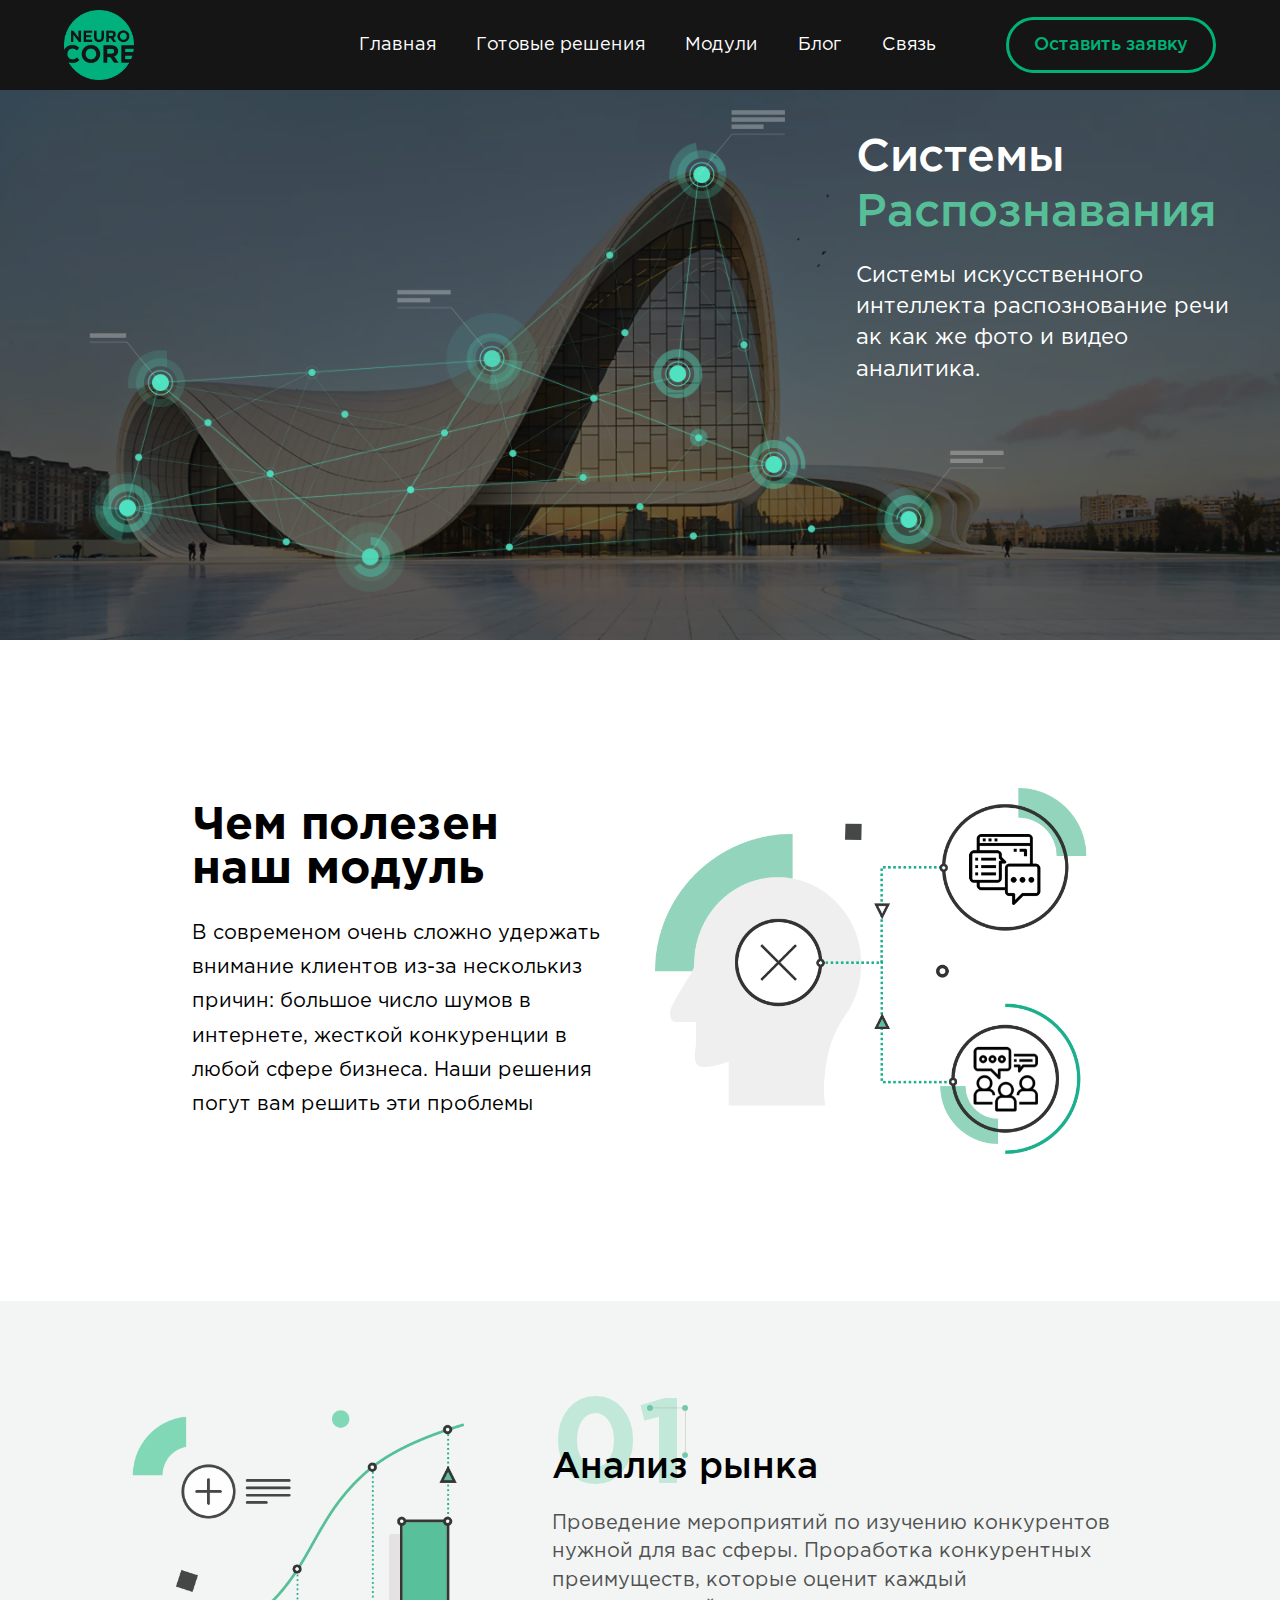
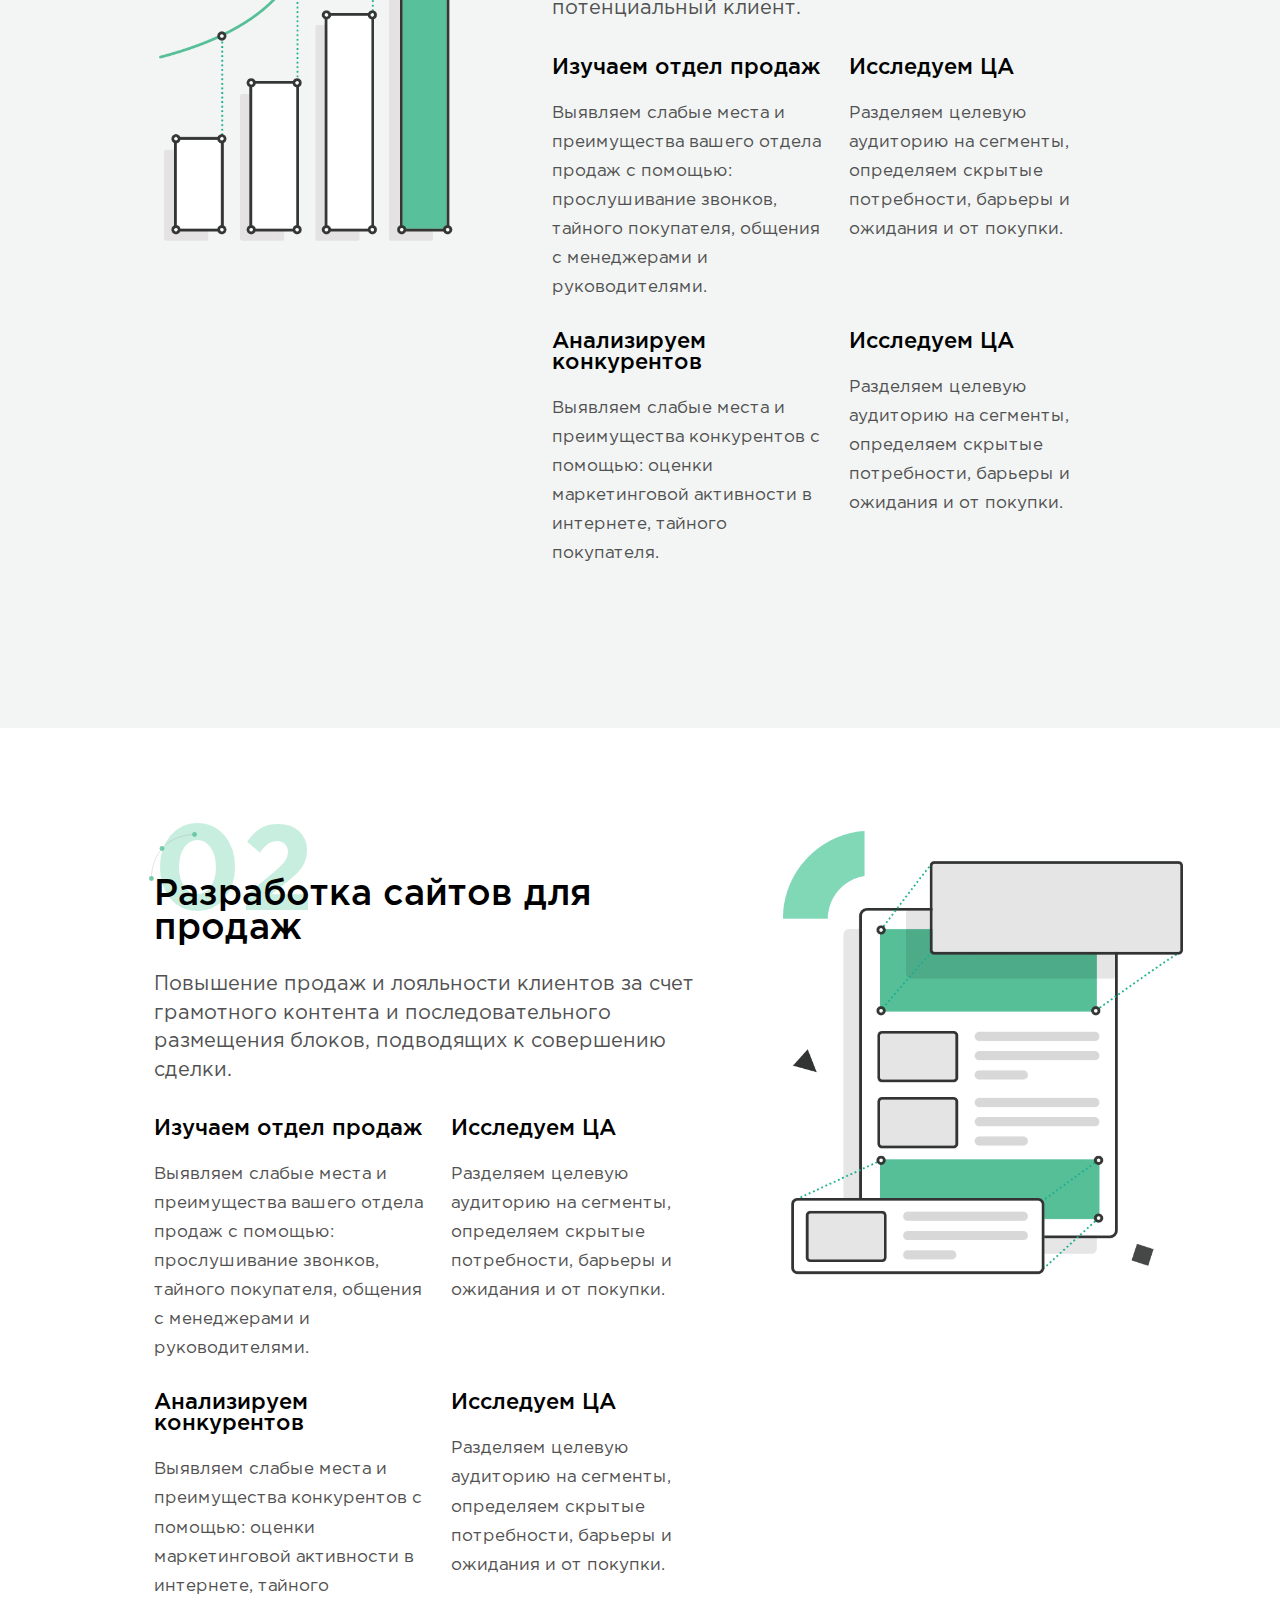
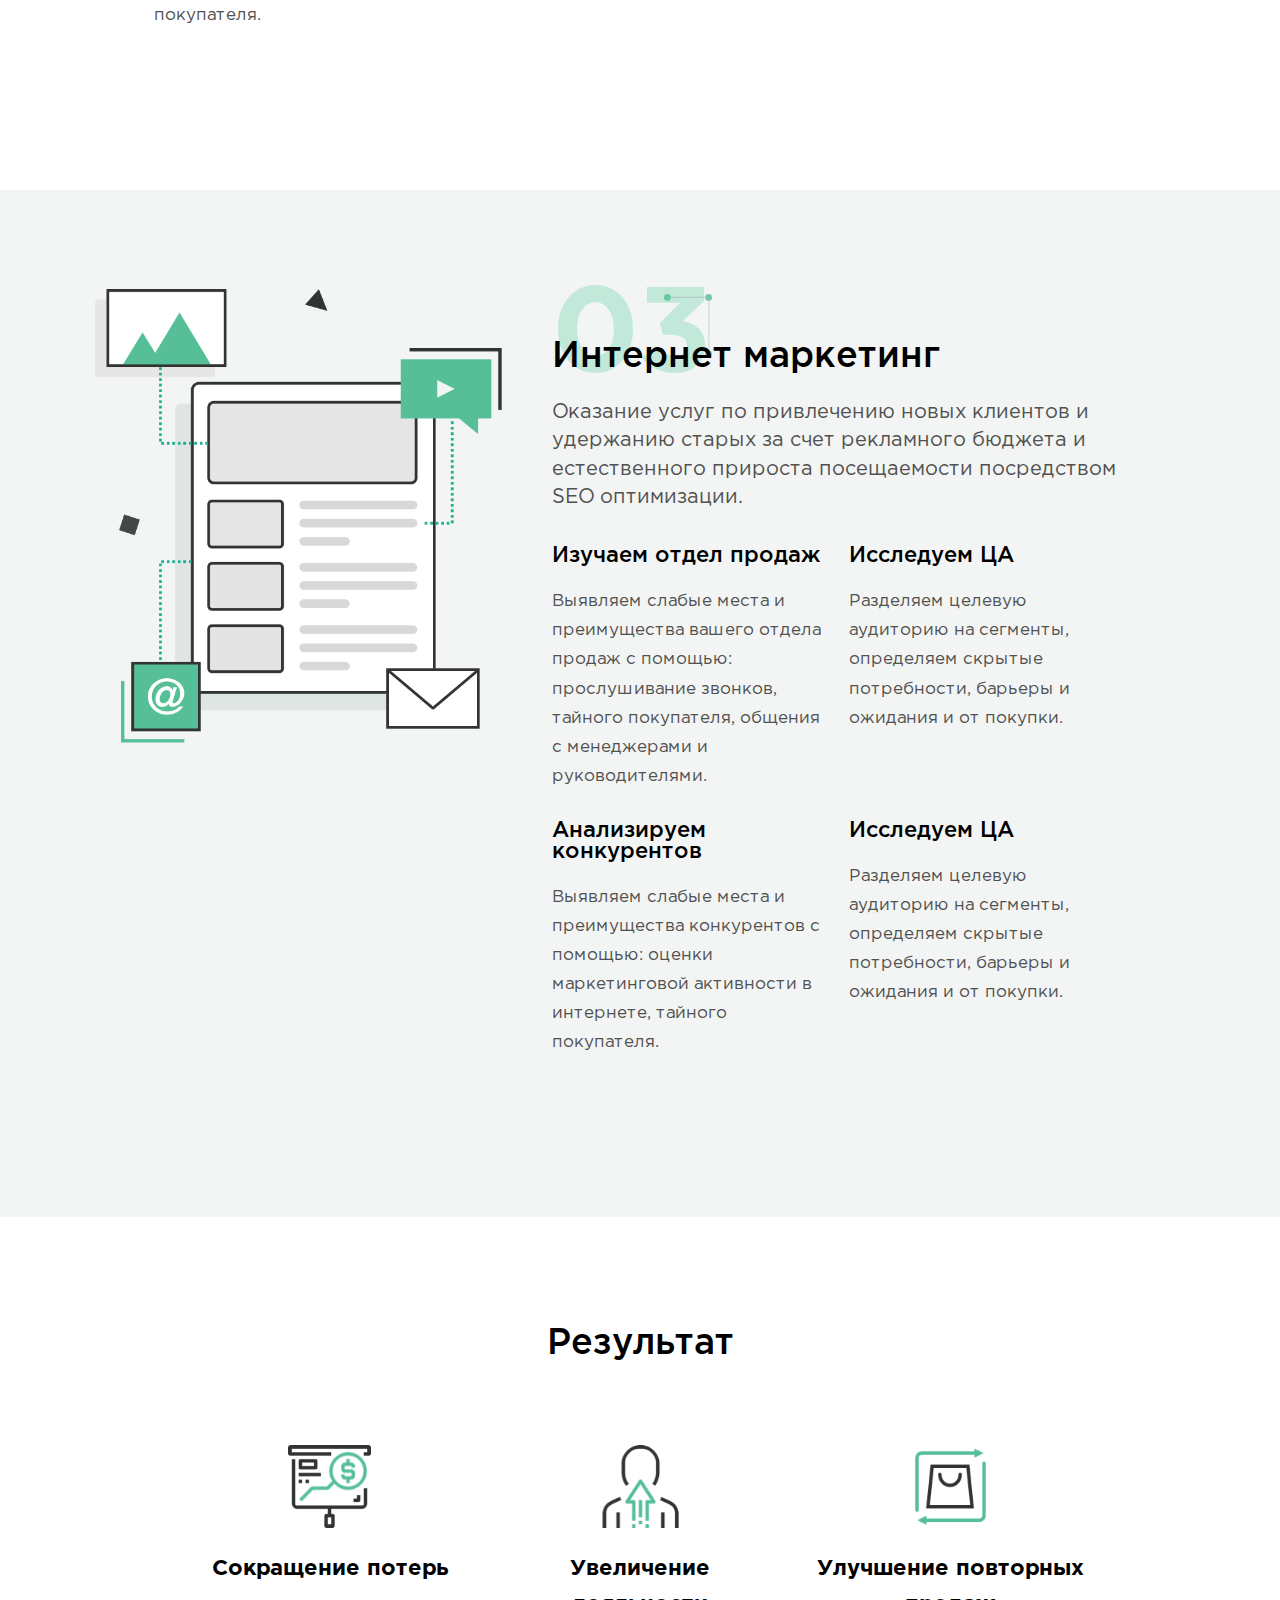
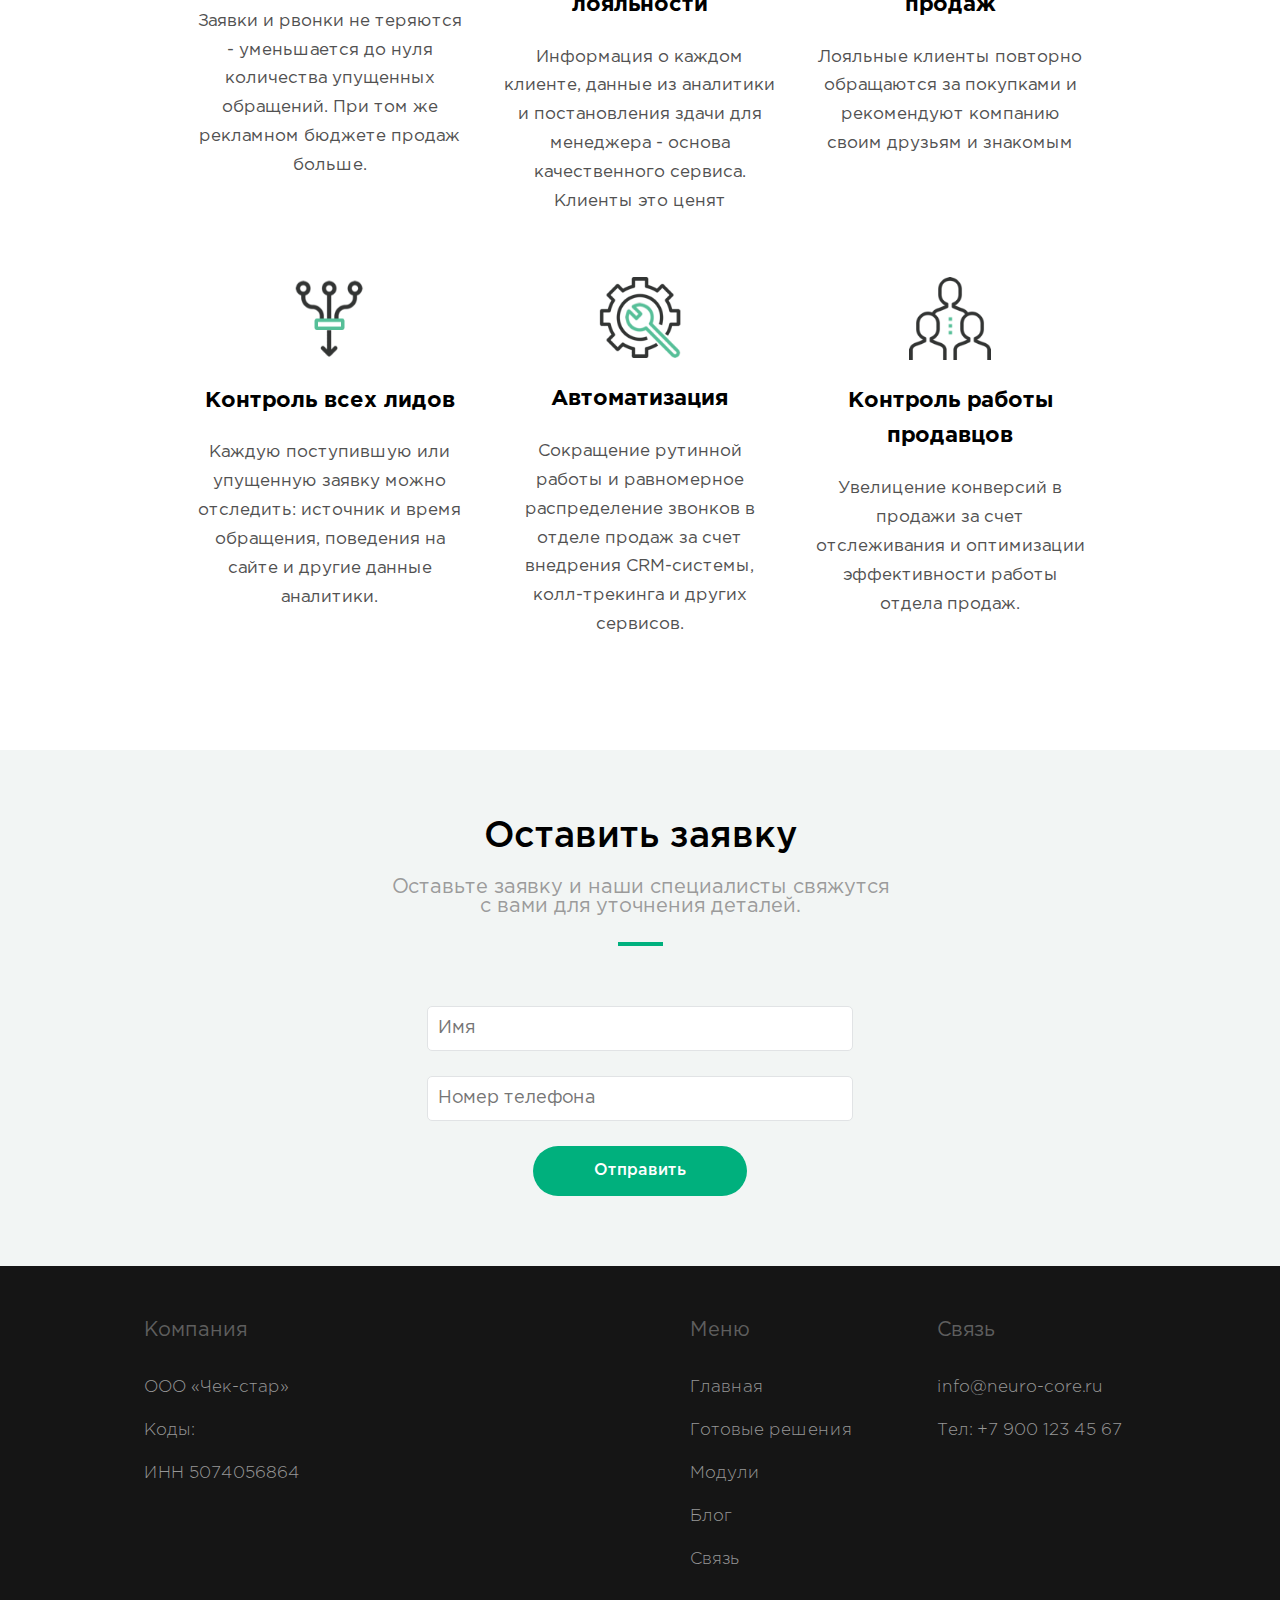
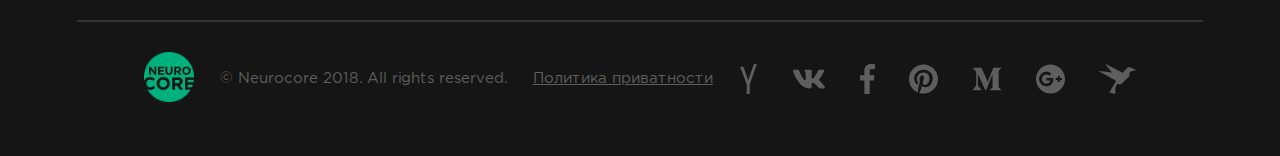
<file: services/marketing.html>
<!DOCTYPE html>
<html lang="en">

<head>
  <meta charset="UTF-8">
  <title>Document</title>
  <meta name="viewport" content="width=device-width, initial-scale=1.0">
  <link rel="stylesheet" type="text/css" href="../css/style.css">
  <link type="text/css" media="screen" rel="stylesheet" href="../css/media.css">
</head>
<body>
  <div class="main_wrapper page">
    <div class="header_wrapper page">
      <div class="header">
        <a href="/" class="logo">
          <img src="../img/logo/Logo_green.png" alt="">
        </a>
        <div class="main_nav">
          <ul>
            <li class="nav_item"><a href="/">Главная</a></li>
            <li class="nav_item"><a href="../services.html">Готовые решения</a></li>
            <li class="nav_item"><a href="../modules.html">Модули</a></li>
            <li class="nav_item"><a href="#">Блог</a></li>
            <li class="nav_item"><a href="#">Связь</a></li>
          </ul>
          <button class="header_btn btn">Оставить заявку</butt>
            <!-- <span class="email">info@neuro-core.ru</span> -->
        </div>
      </div>
    </div>
    <div class="module_page marketing">
      <div class="module_head">
        <div class="module_head_img">
          <img src="../img/services/automatic_bcg.png" alt="">
        </div>
        <div class="module_head_text">
          <h1 class="module_head_title">Системы <span>Распознавания</span></h1>
          <p class="module_head_subtitle">Системы искусственного интеллекта распознование речи ак как же фото и видео
            аналитика.</p>
        </div>
      </div>
      <div class="marketing_about page_section flex it2">
        <div class="marketing_about_text flex_item">
          <p class="block_title">Чем полезен наш модуль</p>
          <p class="block_text">В современом очень сложно удержать внимание клиентов из-за несколькиз причин: большое число шумов в интернете, жесткой конкуренции в любой сфере бизнеса. Наши решения погут вам решить эти проблемы</p>
        </div>
        <div class="marketing_about_img flex_item"><img src="../img/services/il-1.png" alt=""></div>
      </div>
      <div class="marketing_section page_section flex grey">
        <div class="marketing_section_img"><img src="../img/services/marketing_1.png" alt=""></div>
        <div class="marketing_section_text">
          <div class="marketing_section_number">
            <span>01<img src="../img/other/ic-3-1.svg" class="ic_3_1" alt=""></span>
          </div>
          <p class="block_title">Анализ рынка</p>
          <p class="block_text">Проведение мероприятий по изучению конкурентов нужной для вас сферы. Проработка конкурентных преимуществ, которые оценит каждый потенциальный клиент. </p>
          <div class="marketing_section_items">
            <div class="marketing_section_item">
              <p class="marketing_section_item_title">Изучаем отдел продаж </p>
              <p class="marketing_section_item_text">Выявляем слабые места и преимущества вашего отдела продаж с помощью: прослушивание звонков, тайного покупателя, общения с менеджерами и руководителями.</p>
            </div>
            <div class="marketing_section_item">
              <p class="marketing_section_item_title">Исследуем ЦА</p>
              <p class="marketing_section_item_text">Разделяем целевую аудиторию на сегменты, определяем скрытые потребности, барьеры и ожидания и от покупки.</p>
            </div>
            <div class="marketing_section_item">
              <p class="marketing_section_item_title">Анализируем конкурентов</p>
              <p class="marketing_section_item_text">Выявляем слабые места и преимущества конкурентов с помощью: оценки маркетинговой активности в интернете, тайного покупателя.</p>
            </div>
            <div class="marketing_section_item">
              <p class="marketing_section_item_title">Исследуем ЦА</p>
              <p class="marketing_section_item_text">Разделяем целевую аудиторию на сегменты, определяем скрытые потребности, барьеры и ожидания и от покупки.</p>
            </div>
          </div>
        </div>
      </div>
      <div class="marketing_section page_section flex">
        <div class="marketing_section_img"><img src="../img/services/marketing_2.png" alt=""></div>
        <div class="marketing_section_text">
          <div class="marketing_section_number">
            <span>02<img src="../img/other/ic-3-2.svg" class="ic_3_2" alt=""></span>
          </div>
          <p class="block_title">Разработка сайтов для продаж</p>
          <p class="block_text">Повышение продаж и лояльности клиентов за счет грамотного контента и последовательного размещения блоков, подводящих к совершению сделки.</p>
          <div class="marketing_section_items">
            <div class="marketing_section_item">
              <p class="marketing_section_item_title">Изучаем отдел продаж </p>
              <p class="marketing_section_item_text">Выявляем слабые места и преимущества вашего отдела продаж с помощью: прослушивание звонков, тайного покупателя, общения с менеджерами и руководителями.</p>
            </div>
            <div class="marketing_section_item">
              <p class="marketing_section_item_title">Исследуем ЦА</p>
              <p class="marketing_section_item_text">Разделяем целевую аудиторию на сегменты, определяем скрытые потребности, барьеры и ожидания и от покупки.</p>
            </div>
            <div class="marketing_section_item">
              <p class="marketing_section_item_title">Анализируем конкурентов</p>
              <p class="marketing_section_item_text">Выявляем слабые места и преимущества конкурентов с помощью: оценки маркетинговой активности в интернете, тайного покупателя.</p>
            </div>
            <div class="marketing_section_item">
              <p class="marketing_section_item_title">Исследуем ЦА</p>
              <p class="marketing_section_item_text">Разделяем целевую аудиторию на сегменты, определяем скрытые потребности, барьеры и ожидания и от покупки.</p>
            </div>
          </div>
        </div>
      </div>
      <div class="marketing_section page_section flex grey">
        <div class="marketing_section_img"><img src="../img/services/marketing_3.png" alt=""></div>
        <div class="marketing_section_text">
          <div class="marketing_section_number">
            <span>03<img src="../img/other/ic-3-1.svg" class="ic_3_1" alt=""></span>
          </div>
          <p class="block_title">Интернет маркетинг</p>
          <p class="block_text">Оказание услуг по привлечению новых клиентов и удержанию старых за счет рекламного бюджета и естественного прироста посещаемости посредством SEO оптимизации. </p>
          <div class="marketing_section_items">
            <div class="marketing_section_item">
              <p class="marketing_section_item_title">Изучаем отдел продаж </p>
              <p class="marketing_section_item_text">Выявляем слабые места и преимущества вашего отдела продаж с помощью: прослушивание звонков, тайного покупателя, общения с менеджерами и руководителями.</p>
            </div>
            <div class="marketing_section_item">
              <p class="marketing_section_item_title">Исследуем ЦА</p>
              <p class="marketing_section_item_text">Разделяем целевую аудиторию на сегменты, определяем скрытые потребности, барьеры и ожидания и от покупки.</p>
            </div>
            <div class="marketing_section_item">
              <p class="marketing_section_item_title">Анализируем конкурентов</p>
              <p class="marketing_section_item_text">Выявляем слабые места и преимущества конкурентов с помощью: оценки маркетинговой активности в интернете, тайного покупателя.</p>
            </div>
            <div class="marketing_section_item">
              <p class="marketing_section_item_title">Исследуем ЦА</p>
              <p class="marketing_section_item_text">Разделяем целевую аудиторию на сегменты, определяем скрытые потребности, барьеры и ожидания и от покупки.</p>
            </div>
          </div>
        </div>
      </div>
      <div class="marketing_result page_section">
        <p class="block_title">Результат</p>
        <div class="marketing_result_items flex it6_3">
          <div class="marketing_result_item flex_item">
            <div class="marketing_result_item_img"><img src="../img/services/marketing_result_1.png" alt=""></div>
            <div class="marketing_result_title">Сокращение потерь</div>
            <div class="marketing_result_text">Заявки и pвонки не теряются - уменьшается до нуля количества упущенных обращений. При том же рекламном бюджете продаж больше. </div>
          </div>
          <div class="marketing_result_item flex_item">
            <div class="marketing_result_item_img"><img src="../img/services/marketing_result_2.png" alt=""></div>
            <div class="marketing_result_title">Увеличение лояльности</div>
            <div class="marketing_result_text">Информация о каждом клиенте, данные из аналитики и постановления здачи для менеджера - основа качественного сервиса. Клиенты это ценят</div>
          </div>
          <div class="marketing_result_item flex_item">
            <div class="marketing_result_item_img"><img src="../img/services/marketing_result_3.png" alt=""></div>
            <div class="marketing_result_title">Улучшение повторных продаж</div>
            <div class="marketing_result_text">Лояльные клиенты повторно обращаются за покупками и рекомендуют компанию своим друзьям и знакомым </div>
          </div>
          <div class="marketing_result_item flex_item">
            <div class="marketing_result_item_img"><img src="../img/services/marketing_result_4.png" alt=""></div>
            <div class="marketing_result_title">Контроль всех лидов </div>
            <div class="marketing_result_text">Каждую поступившую или упущенную заявку можно отследить: источник и время обращения, поведения на сайте и другие данные аналитики.</div>
          </div>
          <div class="marketing_result_item flex_item">
            <div class="marketing_result_item_img"><img src="../img/services/marketing_result_5.png" alt=""></div>
            <div class="marketing_result_title">Автоматизация</div>
            <div class="marketing_result_text">Сокращение рутинной работы и равномерное распределение звонков в отделе продаж за счет внедрения CRM-системы, колл-трекинга и других сервисов.</div>
          </div>
          <div class="marketing_result_item flex_item">
            <div class="marketing_result_item_img"><img src="../img/services/marketing_result_6.png" alt=""></div>
            <div class="marketing_result_title">Контроль работы продавцов</div>
            <div class="marketing_result_text">Увелицение конверсий в продажи за счет отслеживания и оптимизации эффективности работы отдела продаж.</div>
          </div>
        </div>
      </div>
      <div class="page_feedback">
        <p class="block_title">Оставить заявку</p>
        <p class="block_subtitle">Оставьте заявку и наши специалисты свяжутся с вами для уточнения деталей.</p>
        <div class="page_line"></div>
        <div class="page_feedback_form">
          <form class="default_form" action="">
            <div class="forma_group"><input type="text" placeholder="Имя"></div>
            <div class="forma_group"><input type="text" placeholder="Номер телефона"></div>
            <button class="btn">Отправить</button>
          </form>
        </div>
      </div>
    </div>
    <div class="main_footer">
      <div class="main_footer_top">
        <div class="main_footer_about">
          <p class="footer_title">Компания</p>
          <p class="footer_text">ООО «Чек-стар» </p>
          <p class="footer_text">Коды:</p>
          <p class="footer_text">ИНН 5074056864</p>
        </div>
        <div class="main_footer_menu">
          <p class="footer_title">Меню</p>
          <a href="/" class="footer_text">Главная</a>
          <a href="../services.html" class="footer_text">Готовые решения</a>
          <a href="../modules.html" class="footer_text">Модули</a>
          <a href="" class="footer_text">Блог</a>
          <a href="" class="footer_text">Связь</a>
        </div>
        <div class="main_footer_connection">
          <p class="footer_title">Cвязь</p>
          <p class="footer_text">info@neuro-core.ru</p>
          <p class="footer_text">Тел: +7 900 123 45 67</p>
        </div>
      </div>
      <div class="main_footer_bot">
        <div class="footer_logo">
          <img src="../img/logo/Logo_green.png" alt="">
        </div>
        <p>© Neurocore 2018. All rights reserved.</p>
        <a>Политика приватности</a>
        <div class="footer_social">
          <div class="social_item">
            <img src="../img/other/yandex-international.svg" class="yandex-international">
          </div>
          <div class="social_item">
            <img src="../img/other/vk.svg" class="vk">
          </div>
          <div class="social_item">
            <img src="../img/other/facebook-f.svg" class="facebook-f">
          </div>
          <div class="social_item">
            <img src="../img/other/pinterest.svg" class="pinterest">
          </div>
          <div class="social_item">
            <img src="../img/other/medium-m.svg" class="medium-m">
          </div>
          <div class="social_item">
            <img src="../img/other/google-plus.svg" class="google-plus">
          </div>
          <div class="social_item">
            <img src="../img/other/surfingbird.svg" class="surfingbird">
          </div>
        </div>
      </div>
    </div>
  </div>
  <script src="../js/jquery-3.3.1.min.js"></script>
  <script src="../js/script.js"></script>
</body>

</html>
</file>
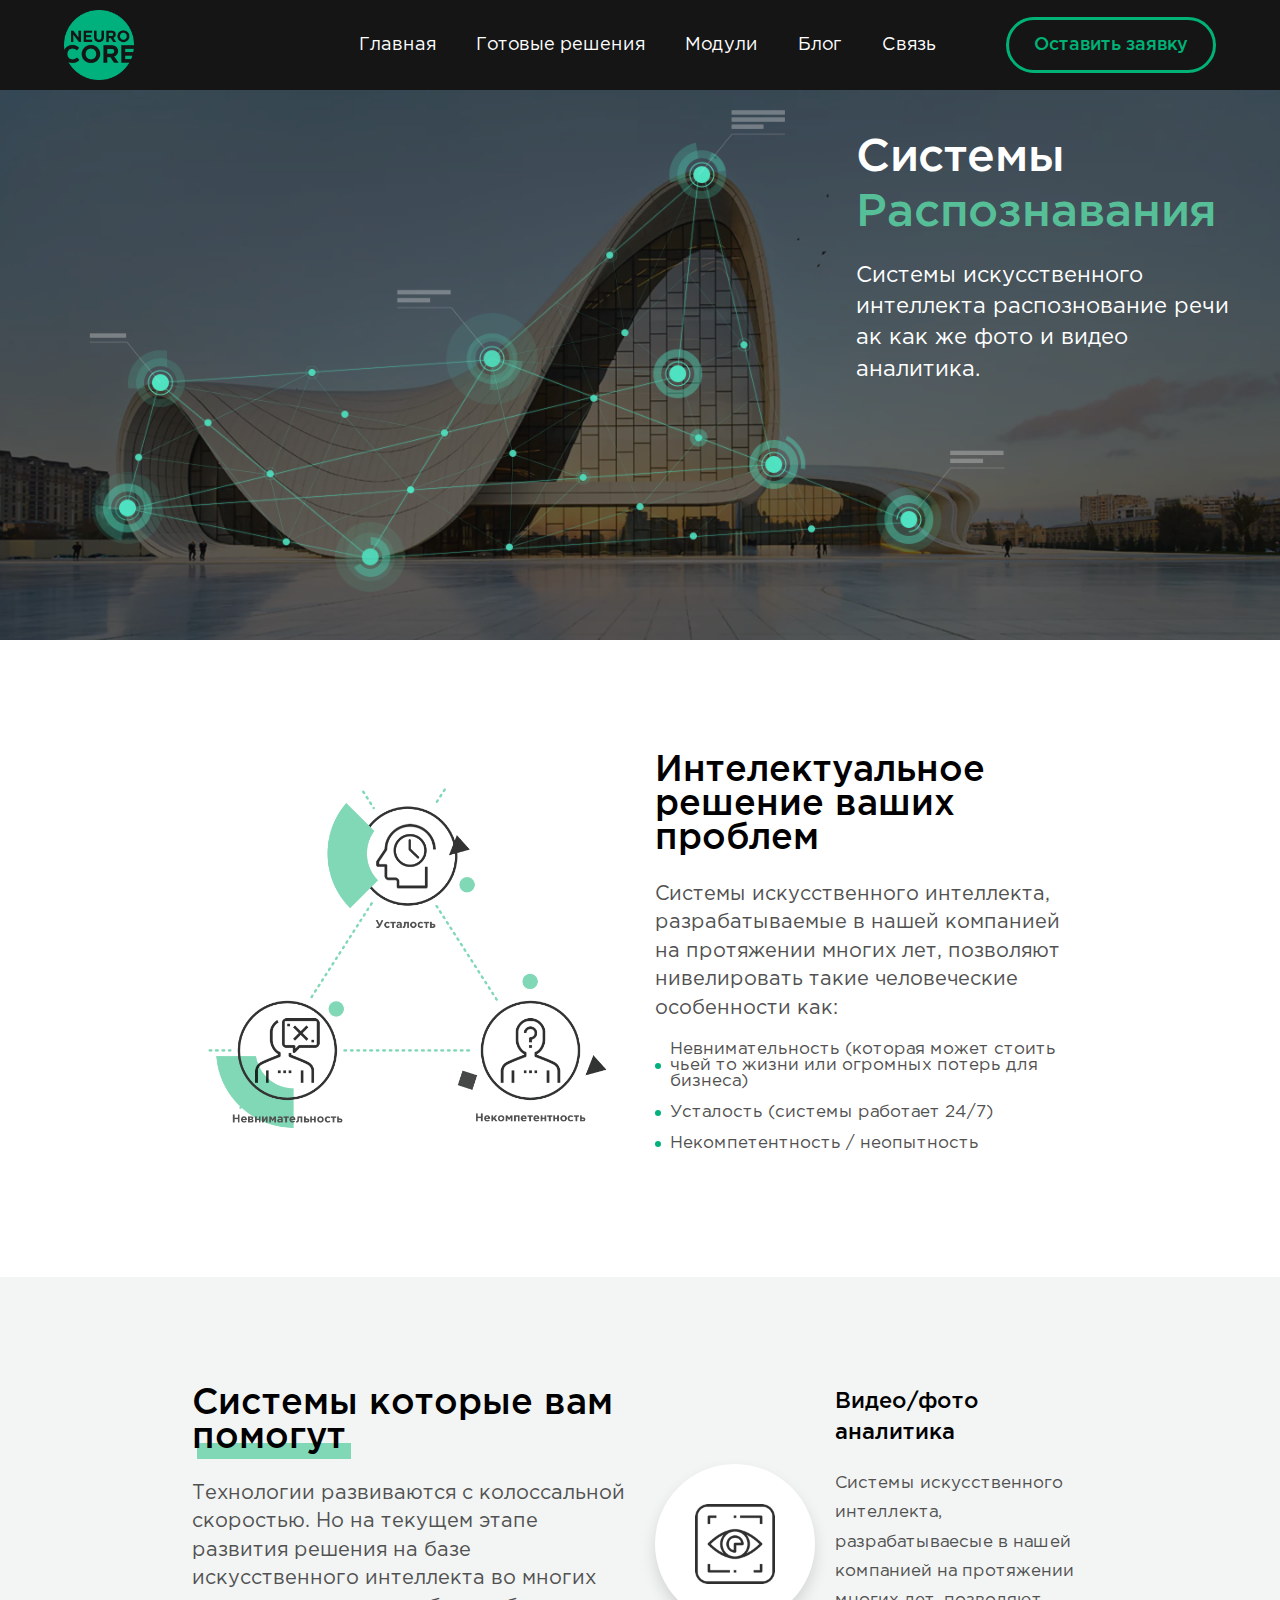
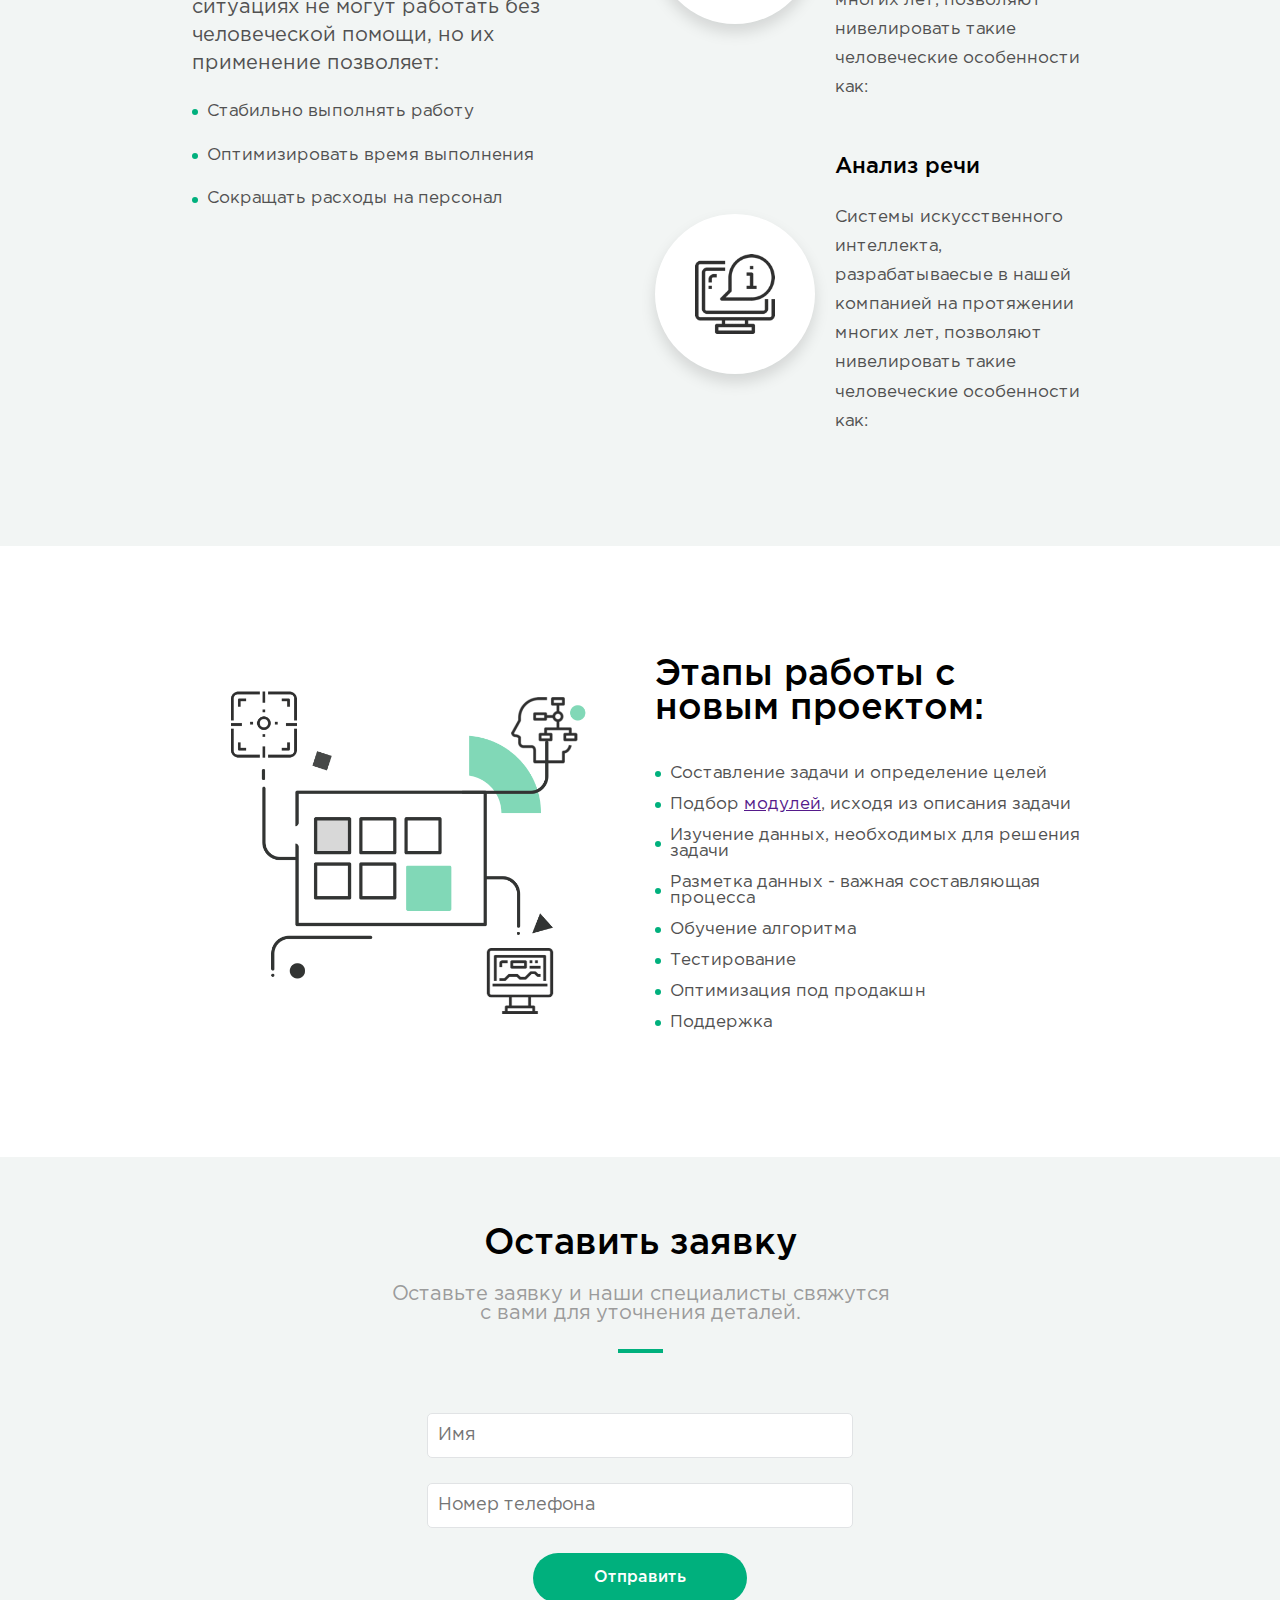
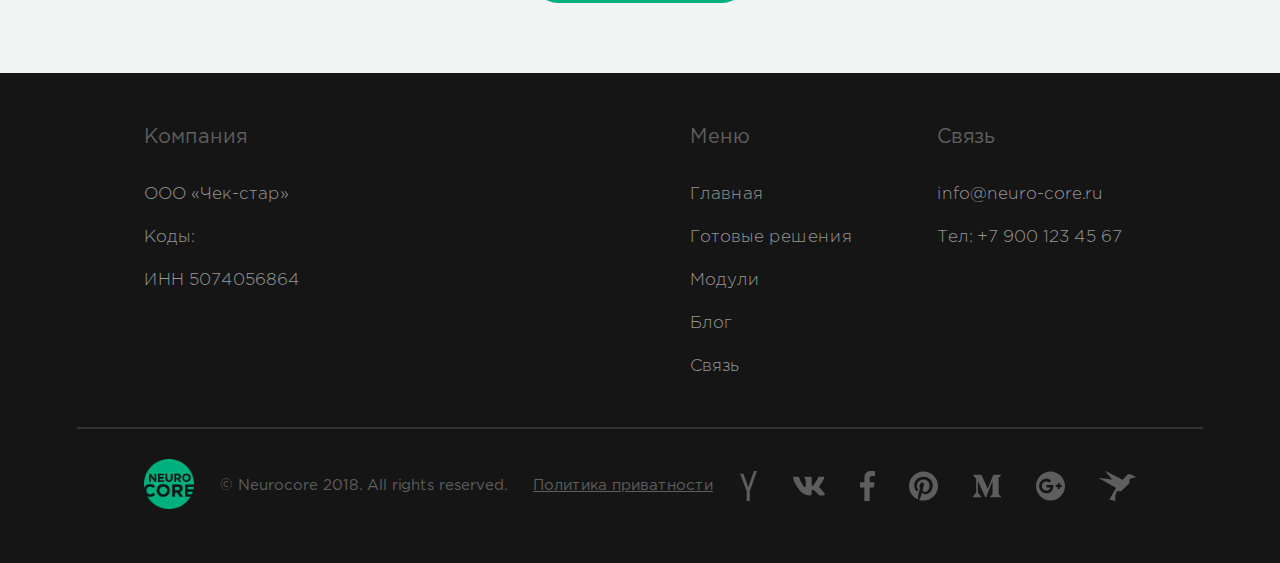
<file: services/recognition.html>
<!DOCTYPE html>
<html lang="en">

<head>
  <meta charset="UTF-8">
  <title>Document</title>
  <meta name="viewport" content="width=device-width, initial-scale=1.0">
  <link rel="stylesheet" type="text/css" href="../css/style.css">
  <link type="text/css" media="screen" rel="stylesheet" href="../css/media.css">
</head>

<body>
  <div class="main_wrapper page">
    <div class="header_wrapper page">
      <div class="header">
        <a href="/" class="logo">
          <img src="../img/logo/Logo_green.png" alt="">
        </a>
        <div class="main_nav">
          <ul>
            <li class="nav_item"><a href="/">Главная</a></li>
            <li class="nav_item"><a href="../services.html">Готовые решения</a></li>
            <li class="nav_item"><a href="../modules.html">Модули</a></li>
            <li class="nav_item"><a href="#">Блог</a></li>
            <li class="nav_item"><a href="#">Связь</a></li>
          </ul>
          <button class="header_btn btn">Оставить заявку</butt>
            <!-- <span class="email">info@neuro-core.ru</span> -->
        </div>
      </div>
    </div>
    <div class="module_page recognition">
      <div class="module_head">
        <div class="module_head_img">
          <img src="../img/services/automatic_bcg.png" alt="">
        </div>
        <div class="module_head_text">
          <h1 class="module_head_title">Системы <span>Распознавания</span></h1>
          <p class="module_head_subtitle">Системы искусственного интеллекта распознование речи ак как же фото и видео
            аналитика.</p>
        </div>
      </div>
      <div class="recognition_about page_section flex it2">
        <div class="recognition_about_img flex_item"><img src="../img/services/il-fatigue.png" alt=""></div>
        <div class="recognition_about_text flex_item">
          <p class="block_title">Интелектуальное решение ваших проблем </p>
          <p class="block_text">Системы искусственного интеллекта, разрабатываемые в нашей компанией на протяжении
            многих лет, позволяют нивелировать такие человеческие особенности как: </p>
          <ul class="list">
            <li>Невнимательность (которая может стоить чьей то жизни или огромных потерь для бизнеса)</li>
            <li>Усталость (системы работает 24/7) </li>
            <li>Некомпетентность / неопытность </li>
          </ul>
        </div>
      </div>
      <div class="recognition_systems page_section flex it2 grey">
        <div class="systems_info flex_item">
          <p class="block_title">Системы которые вам <span>помогут</span></p>
          <p class="block_text">Технологии развиваются с колоссальной скоростью. Но на текущем этапе развития решения
            на базе искусственного интеллекта во многих ситуациях не могут работать без человеческой помощи, но их
            применение позволяет:</p>
          <ul class="list">
            <li>Cтабильно выполнять работу </li>
            <li>Оптимизировать время выполнения</li>
            <li>Сокращать расходы на персонал</li>
          </ul>
        </div>
        <div class="systems_items flex_item">
          <div class="systems_item flex">
            <div class="systems_item_img"><img src="../img/services/ic-video.png" alt=""></div>
            <div class="systems_item_info">
              <p class="systems_item_title">Видео/фото аналитика</p>
              <p class="systems_item_text">Системы искусственного интеллекта, разрабатываесые в нашей компанией на
                протяжении многих лет, позволяют нивелировать такие человеческие особенности как: </p>
            </div>
          </div>
          <div class="systems_item flex">
            <div class="systems_item_img"><img src="../img/services/ic-audio.png" alt=""></div>
            <div class="systems_item_info">
              <p class="systems_item_title">Анализ речи</p>
              <p class="systems_item_text">Системы искусственного интеллекта, разрабатываесые в нашей компанией на
                протяжении многих лет, позволяют нивелировать такие человеческие особенности как: </p>
            </div>
          </div>
        </div>
      </div>
      <div class="recognition_stages page_section flex it2">
        <div class="recognition_stages_img flex_item"><img src="../img/services/il-plan.png" alt=""></div>
        <div class="recognition_stages_text flex_item">
          <p class="block_title">Этапы работы с новым проектом: </p>
          <ul class="list">
            <li>Составление задачи и определение целей </li>
            <li>Подбор <a href="">модулей</a>, исходя из описания задачи</li>
            <li>Изучение данных, необходимых для решения задачи</li>
            <li>Разметка данных - важная составляющая процесса</li>
            <li>Обучение алгоритма </li>
            <li>Тестирование </li>
            <li>Оптимизация под продакшн </li>
            <li>Поддержка</li>
          </ul>
        </div>
      </div>
      <div class="page_feedback">
        <p class="block_title">Оставить заявку</p>
        <p class="block_subtitle">Оставьте заявку и наши специалисты свяжутся с вами для уточнения деталей.</p>
        <div class="page_line"></div>
        <div class="page_feedback_form">
          <form class="default_form" action="">
            <div class="forma_group"><input type="text" placeholder="Имя"></div>
            <div class="forma_group"><input type="text" placeholder="Номер телефона"></div>
            <button class="btn">Отправить</button>
          </form>
        </div>
      </div>
    </div>
    <div class="main_footer">
      <div class="main_footer_top">
        <div class="main_footer_about">
          <p class="footer_title">Компания</p>
          <p class="footer_text">ООО «Чек-стар» </p>
          <p class="footer_text">Коды:</p>
          <p class="footer_text">ИНН 5074056864</p>
        </div>
        <div class="main_footer_menu">
          <p class="footer_title">Меню</p>
          <a href="/" class="footer_text">Главная</a>
          <a href="../services.html" class="footer_text">Готовые решения</a>
          <a href="../modules.html" class="footer_text">Модули</a>
          <a href="" class="footer_text">Блог</a>
          <a href="" class="footer_text">Связь</a>
        </div>
        <div class="main_footer_connection">
          <p class="footer_title">Cвязь</p>
          <p class="footer_text">info@neuro-core.ru</p>
          <p class="footer_text">Тел: +7 900 123 45 67</p>
        </div>
      </div>
      <div class="main_footer_bot">
        <div class="footer_logo">
          <img src="../img/logo/Logo_green.png" alt="">
        </div>
        <p>© Neurocore 2018. All rights reserved.</p>
        <a>Политика приватности</a>
        <div class="footer_social">
          <div class="social_item">
            <img src="../img/other/yandex-international.svg" class="yandex-international">
          </div>
          <div class="social_item">
            <img src="../img/other/vk.svg" class="vk">
          </div>
          <div class="social_item">
            <img src="../img/other/facebook-f.svg" class="facebook-f">
          </div>
          <div class="social_item">
            <img src="../img/other/pinterest.svg" class="pinterest">
          </div>
          <div class="social_item">
            <img src="../img/other/medium-m.svg" class="medium-m">
          </div>
          <div class="social_item">
            <img src="../img/other/google-plus.svg" class="google-plus">
          </div>
          <div class="social_item">
            <img src="../img/other/surfingbird.svg" class="surfingbird">
          </div>
        </div>
      </div>
    </div>
  </div>
  <script src="../js/jquery-3.3.1.min.js"></script>
  <script src="../js/script.js"></script>
</body>

</html>
</file>
<file: css/style.css>
@font-face {
  font-family: 'Gotham Pro';
  src: url("../fonts/GothamPro-BoldItalic.woff") format("woff");
  font-weight: bold;
  font-style: italic; }

@font-face {
  font-family: 'Gotham Pro';
  src: url("../fonts/GothamPro-Italic.woff") format("woff");
  font-weight: normal;
  font-style: italic; }

@font-face {
  font-family: 'Gotham Pro';
  src: url("../fonts/GothamPro-Medium.woff") format("woff");
  font-weight: 500;
  font-style: normal; }

@font-face {
  font-family: 'Gotham Pro';
  src: url("../fonts/GothamPro-BlackItalic.woff") format("woff");
  font-weight: 900;
  font-style: italic; }

@font-face {
  font-family: 'Gotham Pro';
  src: url("../fonts/GothamPro-Bold.woff") format("woff");
  font-weight: bold;
  font-style: normal; }

@font-face {
  font-family: 'Gotham Pro';
  src: url("../fonts/GothamPro-LightItalic.woff") format("woff");
  font-weight: 300;
  font-style: italic; }

@font-face {
  font-family: 'Gotham Pro';
  src: url("../fonts/GothamPro-Light.woff") format("woff");
  font-weight: 300;
  font-style: normal; }

@font-face {
  font-family: 'Gotham Pro';
  src: url("../fonts/GothamPro-Black.woff") format("woff");
  font-weight: 900;
  font-style: normal; }

@font-face {
  font-family: 'Gotham Pro';
  src: url("../fonts/GothamPro.woff") format("woff");
  font-weight: normal;
  font-style: normal; }

@font-face {
  font-family: 'Gotham Pro';
  src: url("../fonts/GothamPro-MediumItalic.woff") format("woff");
  font-weight: 500;
  font-style: italic; }

* {
  font-family: "Gotham Pro", sans-serif;
  padding: 0;
  margin: 0;
  -webkit-box-sizing: border-box;
  box-sizing: border-box; }

.main_section {
  margin: 0px 5.7%;
  -webkit-box-shadow: 0px 17px 27px 0 rgba(0, 0, 0, 0.2);
  box-shadow: 0px 17px 27px 0 rgba(0, 0, 0, 0.2); }

.page_section {
  width: 100%;
  padding: 110px 15%;
  background-color: #ffffff; }
  .page_section.grey {
    background-color: #f2f5f4; }

.flex {
  display: -webkit-box;
  display: -ms-flexbox;
  display: flex;
  width: 100%;
  -webkit-box-pack: justify;
  -ms-flex-pack: justify;
  justify-content: space-between;
  -webkit-box-align: start;
  -ms-flex-align: start;
  align-items: flex-start; }
  .flex.it2 .flex_item {
    width: calc(50% - 15px); }
  .flex.it3 .flex_item {
    width: calc(33.33% - 20px); }
  .flex.it4 .flex_item {
    width: calc(25% - 20px); }
  .flex.it6_2 {
    -ms-flex-wrap: wrap;
    flex-wrap: wrap; }
    .flex.it6_2 .flex_item {
      padding-top: 30px;
      width: calc(50% - 15px); }
  .flex.it6_3 {
    -ms-flex-wrap: wrap;
    flex-wrap: wrap; }
    .flex.it6_3 .flex_item {
      padding-top: 30px;
      width: calc(33% - 20px); }

.main_wrapper {
  width: 100%;
  overflow: hidden;
  position: relative; }
  .main_wrapper .ramp.top_right {
    border-top: 60px solid #f2f5f4;
    border-right: 50vw solid #f2f5f4;
    border-bottom: 60px solid #fff;
    border-left: 50vw solid #fff; }
  .main_wrapper .ramp.top_left {
    border-top: 60px solid #f2f5f4;
    border-right: 50vw solid #fff;
    border-bottom: 60px solid #fff;
    border-left: 50vw solid #f2f5f4; }
  .main_wrapper .ramp.bot_right {
    border-top: 60px solid #fff;
    border-right: 50vw solid #f2f5f4;
    border-bottom: 60px solid #f2f5f4;
    border-left: 50vw solid #fff; }
  .main_wrapper .ramp.bot_left {
    border-top: 60px solid #fff;
    border-right: 50vw solid #fff;
    border-bottom: 60px solid #f2f5f4;
    border-left: 50vw solid #f2f5f4; }
  .main_wrapper .medium {
    font-weight: 500; }
  .main_wrapper img {
    width: 100%; }
  .main_wrapper button {
    background-color: transparent;
    border: 0;
    outline: 0;
    cursor: pointer; }
  .main_wrapper .main_page_title {
    font-size: 34px;
    text-align: center;
    font-weight: normal;
    font-style: normal;
    font-stretch: normal;
    line-height: normal;
    letter-spacing: normal;
    padding-top: 70px;
    padding-bottom: 35px; }
    .main_wrapper .main_page_title span {
      font-weight: 500; }
  .main_wrapper .white {
    color: #ffffff; }
  .main_wrapper .main_page_text {
    font-size: 18px;
    font-weight: normal;
    font-style: normal;
    font-stretch: normal;
    line-height: 1.39;
    letter-spacing: normal;
    text-align: left;
    color: #222222;
    padding-bottom: 60px; }
    .main_wrapper .main_page_text.white {
      color: #dedede; }
  .main_wrapper p, .main_wrapper h1, .main_wrapper h2, .main_wrapper h3, .main_wrapper span {
    font-weight: normal;
    font-style: normal;
    font-stretch: normal;
    line-height: normal;
    letter-spacing: normal; }
  .main_wrapper .page_title {
    text-align: center;
    font-weight: 500;
    font-size: 42px;
    padding-bottom: 16px; }
  .main_wrapper .page_subtitle {
    text-align: center;
    font-size: 18px;
    color: #9b9b9b;
    padding-bottom: 26px; }
  .main_wrapper .page_line {
    width: 45px;
    height: 4px;
    background-color: #00b07d;
    margin-right: auto;
    margin-left: auto; }
  .main_wrapper ul.list {
    margin-left: 15px; }
    .main_wrapper ul.list li {
      font-size: 17px;
      list-style-type: none;
      margin-bottom: 15px;
      position: relative; }
    .main_wrapper ul.list li::before {
      content: "";
      background-color: #00b07d;
      width: 6px;
      height: 6px;
      position: absolute;
      border-radius: 3px;
      display: inline-block;
      vertical-align: middle;
      top: calc(50% - 3px);
      left: -15px; }
  .main_wrapper .block_title {
    text-align: center;
    font-weight: 500;
    font-size: 36px;
    padding-bottom: 24px; }
  .main_wrapper .block_subtitle {
    text-align: center;
    font-size: 20px;
    color: #9b9b9b;
    padding-bottom: 26px;
    width: 40%;
    margin: 0px auto; }
  .main_wrapper .block_text {
    padding-bottom: 20px;
    font-size: 20px;
    line-height: 1.42;
    letter-spacing: normal;
    color: #515151; }
  .main_wrapper .default_form {
    text-align: center; }
    .main_wrapper .default_form .forma_group {
      padding-bottom: 25px; }
      .main_wrapper .default_form .forma_group input {
        outline: 0px;
        padding: 0px 10px;
        width: 100%;
        height: 45px;
        border-radius: 5px;
        color: #000;
        font-size: 18px;
        line-height: 1.7;
        border: 1px solid #e1e3e5; }
    .main_wrapper .default_form .btn {
      width: 50%;
      height: 50px;
      border-radius: 50px;
      background-color: #00b07d;
      font-size: 16px;
      margin: 0px auto;
      font-weight: 500;
      color: #fff;
      line-height: 1.5; }
  .main_wrapper .page_feedback {
    padding: 70px 0px;
    background-color: #f2f5f4; }
    .main_wrapper .page_feedback .page_feedback_form {
      padding-top: 60px;
      width: 33.33%;
      margin: 0px auto; }

.header_wrapper {
  position: absolute;
  width: 100%;
  z-index: 5; }
  .header_wrapper .header {
    height: 180px;
    padding: 36px 12%;
    display: -webkit-box;
    display: -ms-flexbox;
    display: flex;
    -webkit-box-pack: justify;
    -ms-flex-pack: justify;
    justify-content: space-between;
    -webkit-box-align: center;
    -ms-flex-align: center;
    align-items: center; }
    .header_wrapper .header .logo {
      height: 100%; }
      .header_wrapper .header .logo img {
        height: 100%;
        width: auto; }
    .header_wrapper .header .main_nav {
      display: -webkit-box;
      display: -ms-flexbox;
      display: flex;
      -webkit-box-pack: end;
      -ms-flex-pack: end;
      justify-content: flex-end;
      -ms-flex-wrap: wrap;
      flex-wrap: wrap;
      -webkit-box-align: center;
      -ms-flex-align: center;
      align-items: center; }
      .header_wrapper .header .main_nav ul {
        display: -webkit-box;
        display: -ms-flexbox;
        display: flex;
        -ms-flex-pack: distribute;
        justify-content: space-around;
        -ms-flex-wrap: wrap;
        flex-wrap: wrap;
        -webkit-box-align: center;
        -ms-flex-align: center;
        align-items: center; }
        .header_wrapper .header .main_nav ul .nav_item {
          padding: 0px 20px;
          list-style-type: none; }
          .header_wrapper .header .main_nav ul .nav_item a {
            font-size: 18px;
            color: #00b276;
            -webkit-transition: .4s;
            -o-transition: .4s;
            transition: .4s;
            text-decoration: none; }
          .header_wrapper .header .main_nav ul .nav_item a:hover {
            color: #00ffa9; }
      .header_wrapper .header .main_nav .email {
        font-size: 18px;
        color: #fff;
        padding-left: 50px; }
  .header_wrapper.page {
    background-color: #151515;
    position: relative;
    position: fixed;
    top: 0;
    left: 0; }
    .header_wrapper.page .header {
      -webkit-transition: .4s;
      -o-transition: .4s;
      transition: .4s;
      height: 90px;
      padding: 10px 5%; }
      .header_wrapper.page .header .logo {
        -webkit-transition: .4s;
        -o-transition: .4s;
        transition: .4s;
        height: 70px; }
        .header_wrapper.page .header .logo img {
          -webkit-transition: .4s;
          -o-transition: .4s;
          transition: .4s;
          height: 70px;
          width: auto; }
      .header_wrapper.page .header .main_nav {
        height: 100%; }
        .header_wrapper.page .header .main_nav ul .nav_item a {
          font-size: 18px;
          color: #fff;
          position: relative; }
        .header_wrapper.page .header .main_nav ul .nav_item a::before {
          content: '';
          height: 2px;
          bottom: -5px;
          left: 0px;
          width: 100%;
          position: absolute;
          background-color: #00b07d;
          -webkit-transition: 0.3s ease-in-out;
          -o-transition: 0.3s ease-in-out;
          transition: 0.3s ease-in-out;
          -webkit-transform: scale(0);
          -ms-transform: scale(0);
          transform: scale(0); }
        .header_wrapper.page .header .main_nav ul .nav_item a:hover:before {
          -webkit-transform: scale(1);
          -ms-transform: scale(1);
          transform: scale(1); }
        .header_wrapper.page .header .main_nav ul .nav_item a:hover {
          color: #00b07d; }
        .header_wrapper.page .header .main_nav .email {
          color: #00b276;
          font-size: 18px; }
        .header_wrapper.page .header .main_nav .btn {
          display: block;
          height: 80%;
          border: 3px solid #00b276;
          padding: 0px 25px;
          border-radius: 50px;
          color: #00b276;
          font-size: 18px;
          margin-left: 50px;
          font-weight: 500;
          line-height: 1.5;
          -webkit-transition: .4s;
          -o-transition: .4s;
          transition: .4s; }
        .header_wrapper.page .header .main_nav .btn:hover {
          background-color: #00b276;
          color: #fff; }
      .header_wrapper.page .header.scroll {
        height: 70px;
        -webkit-box-shadow: 0px 0px 15px 2px #000;
        box-shadow: 0px 0px 15px 2px #000;
        padding: 5px 5%; }
        .header_wrapper.page .header.scroll .logo {
          height: 60px;
          -webkit-transition: .4s;
          -o-transition: .4s;
          transition: .4s; }
          .header_wrapper.page .header.scroll .logo img {
            height: 60px; }

.main_head {
  width: 100%;
  height: 95vh;
  padding: 0px 15%;
  background-image: url(../img/main/11.png);
  background-repeat: no-repeat;
  background-size: cover;
  position: relative; }
  .main_head .main_head_text {
    width: 100%;
    color: #ffffff;
    padding-top: 300px; }
    .main_head .main_head_text .main_head_title {
      width: 100%;
      font-weight: 400;
      font-size: 42px;
      line-height: normal;
      padding-bottom: 53px; }
    .main_head .main_head_text .main_head_subtitle {
      font-size: 24px;
      line-height: 1.3;
      letter-spacing: normal;
      width: 50%;
      padding-bottom: 100px;
      font-weight: normal;
      color: rgba(255, 255, 255, 0.7); }
  .main_head .main_head_btns {
    display: -webkit-box;
    display: -ms-flexbox;
    display: flex;
    -webkit-box-pack: start;
    -ms-flex-pack: start;
    justify-content: flex-start;
    width: 50%; }
    .main_head .main_head_btns .main_head_btn {
      cursor: pointer;
      border: 3px solid #ffffff;
      width: 260px;
      height: 60px;
      border-radius: 50px;
      font-size: 18px;
      color: #ffffff;
      -webkit-box-shadow: 0px 0px 10px 0px rgba(255, 255, 255, 0.5);
      box-shadow: 0px 0px 10px 0px rgba(255, 255, 255, 0.5);
      margin-right: 25px;
      line-height: normal;
      -webkit-transition: .4s;
      -o-transition: .4s;
      transition: .4s;
      letter-spacing: normal;
      font-weight: bold; }
      .main_head .main_head_btns .main_head_btn a {
        height: 100%;
        width: 100%;
        text-decoration: none;
        color: #fff;
        -webkit-transition: .4;
        -o-transition: .4;
        transition: .4; }
    .main_head .main_head_btns .main_head_btn:hover {
      color: #000000;
      font-weight: bold;
      background-color: #fff; }
      .main_head .main_head_btns .main_head_btn:hover a {
        color: #000000; }
  .main_head .main_head_more {
    position: absolute;
    background-color: #11383f;
    z-index: 4;
    bottom: 32px;
    left: calc(50% - 15px);
    -webkit-transition: .4s;
    -o-transition: .4s;
    transition: .4s;
    width: 45px;
    height: 45px;
    cursor: pointer;
    -webkit-box-shadow: 0px 4px 9px 0 rgba(0, 0, 0, 0.23);
    box-shadow: 0px 4px 9px 0 rgba(0, 0, 0, 0.23);
    -webkit-transform-origin: center center;
    -ms-transform-origin: center center;
    transform-origin: center center;
    border-radius: 50%; }
    .main_head .main_head_more img {
      position: absolute;
      top: 50%;
      left: 50%;
      -webkit-transform: translate(-50%, -30%);
      -ms-transform: translate(-50%, -30%);
      transform: translate(-50%, -30%);
      width: 50%; }
  .main_head .main_head_more:hover {
    -webkit-transform: scale(1.5);
    -ms-transform: scale(1.5);
    transform: scale(1.5); }

.main_about {
  padding: 0px 27%; }

.main_numbers {
  background-image: url(../img/main/circle_bcg.png);
  background-repeat: no-repeat;
  background-size: cover;
  background-position: bottom;
  width: 100vw;
  z-index: -1;
  position: relative; }
  .main_numbers .main_page_title {
    position: relative;
    z-index: 4; }
  .main_numbers .main_page_text {
    position: relative;
    z-index: 4;
    text-align: center;
    padding: 0px 25% 75px 25%; }
  .main_numbers .main_numbers_items {
    padding: 0px 23vw;
    padding-bottom: 110px;
    -webkit-box-align: center;
    -ms-flex-align: center;
    align-items: center;
    overflow: hidden;
    z-index: 2;
    position: relative; }
    .main_numbers .main_numbers_items .main_numbers_item_wrapper {
      overflow: hidden;
      position: relative;
      z-index: 3;
      width: 275px;
      border-radius: 50%;
      height: 275px;
      -webkit-box-shadow: 0px 28px 28px 0px rgba(0, 0, 0, 0.5);
      box-shadow: 0px 28px 28px 0px rgba(0, 0, 0, 0.5);
      display: -webkit-box;
      display: -ms-flexbox;
      display: flex;
      -webkit-box-pack: center;
      -ms-flex-pack: center;
      justify-content: center;
      -webkit-box-align: center;
      -ms-flex-align: center;
      align-items: center;
      -ms-flex-wrap: wrap;
      flex-wrap: wrap;
      padding: 35px; }
      .main_numbers .main_numbers_items .main_numbers_item_wrapper .circle_title {
        overflow: hidden;
        position: relative;
        z-index: 5;
        width: 100%;
        font-size: 96px;
        font-weight: 300;
        font-style: normal;
        font-stretch: normal;
        line-height: normal;
        letter-spacing: normal;
        text-align: center;
        color: #ffffff; }
      .main_numbers .main_numbers_items .main_numbers_item_wrapper .circle_text {
        position: relative;
        z-index: 2;
        font-size: 17px;
        font-weight: normal;
        font-style: normal;
        font-stretch: normal;
        line-height: normal;
        letter-spacing: normal;
        text-align: center;
        color: #ffffff; }
      .main_numbers .main_numbers_items .main_numbers_item_wrapper.numbers1 .main_numbers_bcg {
        left: calc(-23vw); }
      .main_numbers .main_numbers_items .main_numbers_item_wrapper.numbers2 .main_numbers_bcg {
        left: calc(-50vw + 137px); }
      .main_numbers .main_numbers_items .main_numbers_item_wrapper.numbers3 .main_numbers_bcg {
        right: calc(-23vw); }
    .main_numbers .main_numbers_items .main_numbers_bcg {
      z-index: 2;
      position: absolute;
      width: 100vw;
      -webkit-filter: blur(5px);
      filter: blur(5px);
      -webkit-transition: 1.5s ease-out;
      -o-transition: 1.5s ease-out;
      transition: 1.5s ease-out;
      background-image: -webkit-gradient(linear, left bottom, left top, from(rgba(0, 255, 132, 0.05)), to(rgba(0, 255, 132, 0.05))), url(../img/main/circle_bcg.png);
      background-image: -webkit-linear-gradient(bottom, rgba(0, 255, 132, 0.05), rgba(0, 255, 132, 0.05)), url(../img/main/circle_bcg.png);
      background-image: -o-linear-gradient(bottom, rgba(0, 255, 132, 0.05), rgba(0, 255, 132, 0.05)), url(../img/main/circle_bcg.png);
      background-image: linear-gradient(0deg, rgba(0, 255, 132, 0.05), rgba(0, 255, 132, 0.05)), url(../img/main/circle_bcg.png);
      background-repeat: no-repeat;
      background-size: cover;
      background-position: bottom;
      bottom: -110px; }

.main_services .main_page_text {
  padding-left: 31%;
  padding-bottom: 50px;
  padding-right: 31%;
  text-align: center; }

.main_services .main_services_items {
  padding: 0px 8% 125px 8%;
  -ms-flex-pack: distribute;
  justify-content: space-around;
  -webkit-box-align: center;
  -ms-flex-align: center;
  align-items: center; }
  .main_services .main_services_items .main_services_item {
    font-size: 0;
    width: calc(33.33% - 60px);
    position: relative;
    -webkit-box-shadow: 0px 10px 21px 0 rgba(0, 0, 0, 0.46);
    box-shadow: 0px 10px 21px 0 rgba(0, 0, 0, 0.46);
    border-radius: 20px;
    overflow: hidden; }
    .main_services .main_services_items .main_services_item .main_services_item_img {
      overflow: hidden; }
      .main_services .main_services_items .main_services_item .main_services_item_img img {
        -webkit-transition: .4s;
        -o-transition: .4s;
        transition: .4s; }
    .main_services .main_services_items .main_services_item .main_services_item_content {
      position: absolute;
      z-index: 3;
      width: 100%;
      bottom: -100px;
      -webkit-transition: .4s;
      -o-transition: .4s;
      transition: .4s;
      display: -webkit-box;
      display: -ms-flexbox;
      display: flex;
      -ms-flex-pack: distribute;
      justify-content: space-around;
      -webkit-box-align: center;
      -ms-flex-align: center;
      align-items: center;
      -ms-flex-wrap: wrap;
      flex-wrap: wrap; }
      .main_services .main_services_items .main_services_item .main_services_item_content .main_services_item_title {
        padding: 0px 5px 20px 5px;
        font-size: 27px;
        text-align: center;
        color: #fff; }
      .main_services .main_services_items .main_services_item .main_services_item_content .main_services_item_text {
        padding: 0px 17%;
        text-align: center;
        color: #fff;
        font-size: 17px;
        font-weight: 300;
        padding-bottom: 35px; }
      .main_services .main_services_items .main_services_item .main_services_item_content .main_services_item_btn {
        text-align: center;
        border-radius: 50px;
        height: 50px;
        -webkit-transition: .4s;
        -o-transition: .4s;
        transition: .4s;
        -webkit-transition-delay: .2s;
        -o-transition-delay: .2s;
        transition-delay: .2s;
        width: 60%;
        font-size: 17px;
        margin: 0px auto 50px auto;
        margin-bottom: 50px;
        color: #ffffff;
        border: 3px solid #00b07d; }
  .main_services .main_services_items .main_services_item:hover .main_services_item_img img {
    -webkit-transform: scale(1.1);
    -ms-transform: scale(1.1);
    transform: scale(1.1);
    -webkit-filter: blur(4px);
    filter: blur(4px); }
  .main_services .main_services_items .main_services_item:hover .main_services_item_content {
    bottom: 0px; }

.main_solutions {
  background-image: url(../img/main/solution_bcg.png);
  background-repeat: no-repeat;
  background-size: cover;
  position: relative; }
  .main_solutions #lines {
    top: 0;
    left: 0;
    z-index: 3;
    position: absolute; }
  .main_solutions .main_page_text {
    text-align: center;
    padding: 0px 30% 75px 30%;
    color: #fff; }
  .main_solutions .main_solutions_items {
    -webkit-box-align: center;
    -ms-flex-align: center;
    align-items: center;
    -ms-flex-line-pack: start;
    align-content: flex-start;
    -ms-flex-wrap: wrap;
    flex-wrap: wrap;
    padding: 0px 12%;
    padding-bottom: 50px;
    position: relative;
    z-index: 4; }
    .main_solutions .main_solutions_items .main_solutions_item {
      margin-bottom: 50px;
      position: relative;
      text-align: center; }
      .main_solutions .main_solutions_items .main_solutions_item .main_solutions_item_img {
        text-align: center;
        margin: 0px auto;
        border-radius: 50%;
        position: relative;
        margin-bottom: 10px;
        background-image: -moz-linear-gradient(-145deg, #00b376 0%, #06857d 100%);
        background-image: -webkit-linear-gradient(-145deg, #00b376 0%, #06857d 100%);
        background-image: -ms-linear-gradient(-145deg, #00b376 0%, #06857d 100%); }
        .main_solutions .main_solutions_items .main_solutions_item .main_solutions_item_img img {
          position: absolute;
          top: 50%;
          left: 50%;
          -webkit-transform: translate(-50%, -50%);
          -ms-transform: translate(-50%, -50%);
          transform: translate(-50%, -50%);
          width: 50%;
          height: 60%;
          -o-object-fit: contain;
          object-fit: contain; }
      .main_solutions .main_solutions_items .main_solutions_item .main_solutions_item_text {
        color: #fff;
        font-size: 18px; }
      .main_solutions .main_solutions_items .main_solutions_item.sol1 {
        bottom: -30px; }
      .main_solutions .main_solutions_items .main_solutions_item.sol3 {
        bottom: -10px;
        left: -10px; }
      .main_solutions .main_solutions_items .main_solutions_item.sol4 {
        left: -30px; }
      .main_solutions .main_solutions_items .main_solutions_item.sol5 {
        left: -30px;
        bottom: -30px; }
      .main_solutions .main_solutions_items .main_solutions_item.sol6 {
        left: 20px; }
      .main_solutions .main_solutions_items .main_solutions_item.sol7 {
        left: 40px; }
      .main_solutions .main_solutions_items .main_solutions_item.sol8 {
        left: 60px;
        top: -20px; }
      .main_solutions .main_solutions_items .main_solutions_item.sol9 {
        left: 40px; }
      .main_solutions .main_solutions_items .main_solutions_item.sol10 {
        left: 50px;
        bottom: -40px; }
      .main_solutions .main_solutions_items .main_solutions_item.sol11 {
        left: -20px; }
      .main_solutions .main_solutions_items .main_solutions_item.sol11 {
        left: 10px; }
    .main_solutions .main_solutions_items .big {
      width: 150px;
      height: 150px; }
    .main_solutions .main_solutions_items .medium {
      width: 125px;
      height: 125px; }
    .main_solutions .main_solutions_items .small {
      width: 100px;
      height: 100px; }

.main_more {
  padding: 0px 27% 100px 27%;
  text-align: center; }
  .main_more .main_page_text {
    text-align: center; }
  .main_more .main_more_btn {
    width: 50%;
    background-color: #00b07d;
    height: 65px;
    font-size: 18px;
    font-weight: bold;
    color: #fff;
    opacity: 1;
    border-radius: 50px;
    -webkit-transition: .4s;
    -o-transition: .4s;
    transition: .4s; }
  .main_more .main_more_btn:hover {
    opacity: 0.8; }

.main_future {
  background-image: url(../img/main/graf_bcg.png);
  padding: 0px 10% 50px 10%; }
  .main_future .main_future_content .main_future_graf {
    width: 60%;
    position: relative;
    z-index: 2; }
    .main_future .main_future_content .main_future_graf .main_future_img {
      position: relative;
      width: 100%; }
      .main_future .main_future_content .main_future_graf .main_future_img .future_img_hide {
        position: absolute;
        width: 88.5%;
        height: 93.7%;
        top: 0;
        right: 0;
        z-index: 3;
        -webkit-transition: width 1.5s ease-out;
        -o-transition: width 1.5s ease-out;
        transition: width 1.5s ease-out;
        background-color: #082320; }
        .main_future .main_future_content .main_future_graf .main_future_img .future_img_hide.hide {
          width: 0%; }
    .main_future .main_future_content .main_future_graf .future_img_text {
      padding: 25px 0px 0px 110px;
      font-size: 17px;
      color: rgba(206, 206, 206, 0.3); }
  .main_future .main_future_content .main_future_text {
    width: 36%; }
    .main_future .main_future_content .main_future_text p {
      font-size: 18px;
      font-weight: normal;
      font-style: normal;
      font-stretch: normal;
      line-height: 1.94;
      letter-spacing: normal;
      text-align: left;
      color: #cecece; }

.main_partner {
  padding-bottom: 120px; }
  .main_partner .main_page_title {
    padding-bottom: 70px; }
  .main_partner .main_partner_items {
    -webkit-box-align: center;
    -ms-flex-align: center;
    align-items: center;
    -ms-flex-wrap: wrap;
    flex-wrap: wrap;
    -ms-flex-line-pack: center;
    align-content: center;
    position: relative;
    z-index: 3;
    padding: 0px 8%; }
    .main_partner .main_partner_items .partner_item {
      position: relative; }
      .main_partner .main_partner_items .partner_item img[src*="hover"] {
        position: absolute;
        top: 0;
        left: 0;
        opacity: 0;
        -webkit-transition: opacity .4s ease-in-out;
        -o-transition: opacity .4s ease-in-out;
        transition: opacity .4s ease-in-out; }
    .main_partner .main_partner_items .partner_item:hover img[src*="hover"] {
      opacity: 1; }

.main_feedback {
  background-image: url(../img/main/feedback_bcg.png);
  background-repeat: no-repeat;
  background-size: cover;
  padding-bottom: 130px; }
  .main_feedback .main_page_text {
    text-align: center; }
  .main_feedback .main_feedback_form {
    padding: 0px 31%; }
    .main_feedback .main_feedback_form form {
      -webkit-box-align: center;
      -ms-flex-align: center;
      align-items: center; }
      .main_feedback .main_feedback_form form input {
        background-color: transparent;
        outline: 0px;
        border: 3px solid #00b07d;
        height: 60px;
        width: calc(45% - 20px);
        border-radius: 50px;
        padding: 0px 30px;
        font-size: 18px;
        font-weight: bold;
        color: #ffffff; }
      .main_feedback .main_feedback_form form input::-webkit-input-placeholder {
        color: #ffffff; }
      .main_feedback .main_feedback_form form input::-moz-placeholder {
        color: #ffffff; }
      .main_feedback .main_feedback_form form .btn {
        color: #fff;
        height: 50px;
        border-radius: 50px;
        font-size: 16px;
        font-weight: bold;
        -webkit-transition: .4s;
        -o-transition: .4s;
        transition: .4s;
        opacity: 1;
        background-color: #00b07d;
        width: calc(40% - 20px); }
      .main_feedback .main_feedback_form form .btn:hover {
        opacity: 0.8; }

.main_footer {
  background-color: #151515;
  padding: 55px 6% 50px 6%; }
  .main_footer .main_footer_top {
    display: -webkit-box;
    display: -ms-flexbox;
    display: flex;
    padding: 0px 6% 25px 6%;
    -webkit-box-pack: justify;
    -ms-flex-pack: justify;
    justify-content: space-between;
    -webkit-box-align: start;
    -ms-flex-align: start;
    align-items: flex-start;
    border-bottom: 2px solid #323232; }
    .main_footer .main_footer_top .main_footer_about {
      width: 50%; }
    .main_footer .main_footer_top .main_footer_menu {
      padding-left: 5%;
      width: 30%; }
      .main_footer .main_footer_top .main_footer_menu a {
        display: block;
        text-decoration: none;
        -webkit-transition: .4s;
        -o-transition: .4s;
        transition: .4s; }
      .main_footer .main_footer_top .main_footer_menu a:hover {
        color: #fff; }
    .main_footer .main_footer_top .main_footer_connection {
      width: 20%; }
    .main_footer .main_footer_top .footer_title {
      font-size: 20px;
      color: #5e5e5e;
      font-weight: normal;
      font-style: normal;
      font-stretch: normal;
      line-height: normal;
      letter-spacing: normal;
      padding-bottom: 40px; }
    .main_footer .main_footer_top .footer_text {
      font-size: 17px;
      font-weight: 300;
      font-style: normal;
      font-stretch: normal;
      line-height: normal;
      letter-spacing: normal;
      text-align: left;
      color: #979797;
      padding-bottom: 27px; }
  .main_footer .main_footer_bot {
    display: -webkit-box;
    display: -ms-flexbox;
    display: flex;
    padding: 30px 6% 0px 6%;
    -webkit-box-pack: justify;
    -ms-flex-pack: justify;
    justify-content: space-between;
    -webkit-box-align: center;
    -ms-flex-align: center;
    align-items: center;
    -ms-flex-wrap: nowrap;
    flex-wrap: nowrap; }
    .main_footer .main_footer_bot .footer_logo {
      width: 5%; }
    .main_footer .main_footer_bot p, .main_footer .main_footer_bot a {
      font-size: 15px;
      font-weight: normal;
      font-style: normal;
      font-stretch: normal;
      line-height: normal;
      letter-spacing: normal;
      text-align: center;
      color: #5e5e5e; }
    .main_footer .main_footer_bot a {
      text-decoration: underline;
      -webkit-transition: .4s;
      -o-transition: .4s;
      transition: .4s;
      cursor: pointer; }
    .main_footer .main_footer_bot a:hover {
      color: #fff; }
    .main_footer .main_footer_bot .footer_social {
      width: 40%;
      display: -webkit-box;
      display: -ms-flexbox;
      display: flex;
      -webkit-box-pack: justify;
      -ms-flex-pack: justify;
      justify-content: space-between;
      -webkit-box-align: center;
      -ms-flex-align: center;
      align-items: center;
      -ms-flex-wrap: nowrap;
      flex-wrap: nowrap; }
      .main_footer .main_footer_bot .footer_social .social_item {
        height: 30px; }
        .main_footer .main_footer_bot .footer_social .social_item img {
          height: 30px; }

.services {
  margin-top: 70px;
  padding-top: 70px; }
  .services .services_items {
    -webkit-box-align: stretch;
    -ms-flex-align: stretch;
    align-items: stretch;
    padding-top: 60px; }
    .services .services_items .services_item {
      text-decoration: none;
      z-index: 0;
      position: relative;
      width: calc(33.33% - 30px);
      padding: 20px;
      border-radius: 10px;
      -webkit-box-shadow: 0 5px 7.5px 0 rgba(0, 0, 0, 0.09);
      box-shadow: 0 5px 7.5px 0 rgba(0, 0, 0, 0.09);
      background-color: #ffffff;
      cursor: pointer;
      -webkit-transition: .4s;
      -o-transition: .4s;
      transition: .4s; }
      .services .services_items .services_item .services_item_img {
        margin-right: auto;
        margin-left: auto;
        text-align: center;
        width: 40%; }
        .services .services_items .services_item .services_item_img svg {
          height: 200px;
          width: 100%;
          -webkit-transition: .4s;
          -o-transition: .4s;
          transition: .4s; }
          .services .services_items .services_item .services_item_img svg path {
            -webkit-transition: .4s;
            -o-transition: .4s;
            transition: .4s;
            fill: #56BF98; }
          .services .services_items .services_item .services_item_img svg #Group-7 {
            width: 100%; }
      .services .services_items .services_item .services_item_title {
        padding: 0px 20px 20px 20px;
        font-weight: 500;
        line-height: 1.42;
        text-align: center;
        color: #000000;
        font-size: 26px;
        -webkit-transition: .4s;
        -o-transition: .4s;
        transition: .4s; }
      .services .services_items .services_item .services_item_text {
        padding: 0px 30px 20px 30px;
        line-height: 1.71;
        text-align: center;
        color: #9b9b9b;
        -webkit-transition: .4s;
        -o-transition: .4s;
        transition: .4s; }
    .services .services_items .services_item:hover {
      background-color: #56BF98;
      -webkit-transform: scale(1.1);
      -ms-transform: scale(1.1);
      transform: scale(1.1);
      overflow: hidden;
      -webkit-box-shadow: 0 8px 12px 0 rgba(0, 0, 0, 0.22);
      box-shadow: 0 8px 12px 0 rgba(0, 0, 0, 0.22); }
      .services .services_items .services_item:hover .services_item_img svg path {
        fill: #ffffff; }
      .services .services_items .services_item:hover .services_item_title {
        color: #ffffff; }
      .services .services_items .services_item:hover .services_item_text {
        color: #ffffff; }

.modules {
  padding-top: 70px;
  margin-top: 70px; }
  .modules .modules_items {
    -webkit-box-align: center;
    -ms-flex-align: center;
    align-items: center;
    padding-top: 40px;
    -ms-flex-line-pack: justify;
    align-content: space-between; }
    .modules .modules_items .modules_item {
      font-size: 0;
      overflow: hidden;
      position: relative;
      padding-top: 0px;
      margin-top: 30px;
      border-radius: 10px;
      width: calc(33.33% - 20px); }
      .modules .modules_items .modules_item .modules_item_img {
        position: relative;
        width: 100%; }
        .modules .modules_items .modules_item .modules_item_img img {
          position: relative; }
      .modules .modules_items .modules_item .modules_item_content {
        -webkit-transition: .4s;
        -o-transition: .4s;
        transition: .4s;
        position: absolute;
        width: 100%;
        height: 100%;
        bottom: 0px;
        overflow: hidden; }
        .modules .modules_items .modules_item .modules_item_content .modules_item_title {
          width: 100%;
          position: absolute;
          bottom: 30px;
          text-align: center;
          color: #ffffff;
          padding: 0px 15px;
          text-decoration: none;
          font-weight: 500;
          font-size: 22px;
          line-height: 1.5;
          padding-bottom: 40px; }
    .modules .modules_items .modules_item:hover .modules_item_content {
      background-color: rgba(0, 0, 0, 0.4); }

.module_page {
  width: 100%; }
  .module_page .module_head {
    position: relative;
    width: 100%; }
    .module_page .module_head .module_head_img {
      width: 100%; }
    .module_page .module_head .module_head_text {
      position: absolute; }
      .module_page .module_head .module_head_text .module_head_title {
        font-size: 46px;
        padding-bottom: 20px;
        color: #fff;
        font-weight: 500;
        line-height: 1.21; }
        .module_page .module_head .module_head_text .module_head_title span {
          font-weight: 500; }
      .module_page .module_head .module_head_text .module_head_subtitle {
        font-size: 22px;
        color: #fff;
        line-height: 1.42; }

.automation .module_head .module_head_text {
  top: 40%;
  right: 0px;
  -webkit-transform: translate(0px, -50%);
  -ms-transform: translate(0px, -50%);
  transform: translate(0px, -50%);
  width: 30%; }
  .automation .module_head .module_head_text .module_head_title span {
    color: #56bf98; }

.automation .automation_stages .stages_subtitle {
  line-height: 1.71;
  color: #515151;
  font-size: 15px; }

.automation .automation_stages .stages_title {
  font-size: 42px;
  font-weight: 500;
  line-height: 1.21;
  color: #000000; }

.automation .automation_stages .automation_stages_items {
  padding-top: 80px;
  width: 100%; }
  .automation .automation_stages .automation_stages_items .automation_stage {
    padding: 25px 0px;
    border-bottom: 1px solid rgba(151, 151, 151, 0.2); }
    .automation .automation_stages .automation_stages_items .automation_stage .stage_number {
      width: 15%;
      position: relative; }
      .automation .automation_stages .automation_stages_items .automation_stage .stage_number img {
        position: absolute;
        width: 30%; }
      .automation .automation_stages .automation_stages_items .automation_stage .stage_number .ic_3_1 {
        top: 10px;
        right: 0; }
      .automation .automation_stages .automation_stages_items .automation_stage .stage_number .ic_3_2 {
        top: 10px;
        left: -5px; }
      .automation .automation_stages .automation_stages_items .automation_stage .stage_number .ic_3_3 {
        right: -8px;
        bottom: 10px; }
      .automation .automation_stages .automation_stages_items .automation_stage .stage_number span {
        text-align: center;
        position: relative;
        font-size: 120px;
        font-weight: 500;
        color: rgba(129, 216, 183, 0.44);
        text-align: center; }
    .automation .automation_stages .automation_stages_items .automation_stage .stage_name {
      padding-left: 5%;
      width: 35%; }
      .automation .automation_stages .automation_stages_items .automation_stage .stage_name .stage_title {
        font-weight: 500;
        font-size: 22px;
        padding-bottom: 15px; }
      .automation .automation_stages .automation_stages_items .automation_stage .stage_name .stage_text {
        line-height: 1.71;
        color: #515151;
        font-size: 18px; }
    .automation .automation_stages .automation_stages_items .automation_stage .stage_work {
      padding-left: 3%;
      width: 45%; }
      .automation .automation_stages .automation_stages_items .automation_stage .stage_work ul li {
        line-height: 1.71;
        padding-bottom: 12px;
        color: #515151; }
  .automation .automation_stages .automation_stages_items .automation_stage:last-child {
    border-bottom: 0px; }

.automation .automation_partners .block_text {
  text-align: center; }

.automation .automation_partners .automation_partners_items {
  padding: 70px 0px 30px 0px;
  -webkit-box-align: center;
  -ms-flex-align: center;
  align-items: center;
  -ms-flex-wrap: wrap;
  flex-wrap: wrap;
  -ms-flex-line-pack: center;
  align-content: center;
  position: relative;
  z-index: 3; }
  .automation .automation_partners .automation_partners_items .partner_item {
    position: relative; }
    .automation .automation_partners .automation_partners_items .partner_item img[src*="hover"] {
      position: absolute;
      top: 0;
      left: 0;
      opacity: 0;
      -webkit-transition: opacity .4s ease-in-out;
      -o-transition: opacity .4s ease-in-out;
      transition: opacity .4s ease-in-out; }
  .automation .automation_partners .automation_partners_items .partner_item:hover img[src*="hover"] {
    opacity: 1; }

.recognition .module_head .module_head_text {
  top: 40%;
  right: 40px;
  -webkit-transform: translate(0px, -50%);
  -ms-transform: translate(0px, -50%);
  transform: translate(0px, -50%);
  width: 30%; }
  .recognition .module_head .module_head_text .module_head_title span {
    color: #56bf98; }

.recognition .recognition_about {
  -webkit-box-align: center;
  -ms-flex-align: center;
  align-items: center; }
  .recognition .recognition_about .recognition_about_text .block_title {
    width: 80%;
    text-align: left; }
  .recognition .recognition_about .recognition_about_text .list {
    color: #515151; }

.recognition .recognition_systems {
  -webkit-box-align: start;
  -ms-flex-align: start;
  align-items: flex-start; }
  .recognition .recognition_systems .systems_info .block_title {
    text-align: left; }
    .recognition .recognition_systems .systems_info .block_title span {
      position: relative;
      font-weight: 500;
      z-index: 2; }
    .recognition .recognition_systems .systems_info .block_title span::before {
      content: "";
      position: absolute;
      bottom: -5px;
      left: 5px;
      z-index: -1;
      background-color: #81d8b7;
      height: 50%;
      width: 100%; }
  .recognition .recognition_systems .systems_info .list {
    color: #515151;
    line-height: 1.7; }
  .recognition .recognition_systems .systems_items {
    width: calc(50% - 15px); }
    .recognition .recognition_systems .systems_items .systems_item {
      -webkit-box-align: center;
      -ms-flex-align: center;
      align-items: center;
      padding-bottom: 50px; }
      .recognition .recognition_systems .systems_items .systems_item .systems_item_img {
        background-color: #fff;
        height: 160px;
        border-radius: 50%;
        overflow: hidden;
        width: 160px;
        position: relative;
        -webkit-box-shadow: 0 8px 15px 0 rgba(0, 0, 0, 0.13);
        box-shadow: 0 8px 15px 0 rgba(0, 0, 0, 0.13); }
        .recognition .recognition_systems .systems_items .systems_item .systems_item_img img {
          -webkit-transform: translate(-50%, -50%);
          -ms-transform: translate(-50%, -50%);
          transform: translate(-50%, -50%);
          position: absolute;
          top: 50%;
          left: 50%;
          width: 50%; }
      .recognition .recognition_systems .systems_items .systems_item .systems_item_info {
        width: calc(100% - 180px); }
        .recognition .recognition_systems .systems_items .systems_item .systems_item_info .systems_item_title {
          font-size: 22px;
          font-weight: 500;
          line-height: 1.42;
          padding-bottom: 20px; }
        .recognition .recognition_systems .systems_items .systems_item .systems_item_info .systems_item_text {
          line-height: 1.71;
          letter-spacing: normal;
          color: #515151;
          font-size: 17px; }
    .recognition .recognition_systems .systems_items .systems_item:last-child {
      padding-bottom: 0; }

.recognition .recognition_stages {
  -webkit-box-align: center;
  -ms-flex-align: center;
  align-items: center; }
  .recognition .recognition_stages .recognition_stages_text .block_title {
    width: 80%;
    padding-bottom: 40px;
    text-align: left; }
  .recognition .recognition_stages .recognition_stages_text .list {
    color: #515151; }

.marketing .module_head .module_head_text {
  top: 40%;
  right: 40px;
  -webkit-transform: translate(0px, -50%);
  -ms-transform: translate(0px, -50%);
  transform: translate(0px, -50%);
  width: 30%; }
  .marketing .module_head .module_head_text .module_head_title span {
    color: #56bf98; }

.marketing .marketing_about {
  -webkit-box-align: center;
  -ms-flex-align: center;
  align-items: center; }
  .marketing .marketing_about .marketing_about_text .block_title {
    font-weight: bold;
    font-size: 46px;
    width: 80%;
    text-align: left; }
  .marketing .marketing_about .marketing_about_text .block_text {
    line-height: 1.71;
    color: #000; }

.marketing .marketing_section {
  padding: 90px 12% 90px 5%; }
  .marketing .marketing_section .marketing_section_img {
    width: calc(45% - 10px); }
  .marketing .marketing_section .marketing_section_text {
    position: relative;
    top: -55px;
    width: calc(55% - 10px); }
    .marketing .marketing_section .marketing_section_text .marketing_section_number {
      position: relative;
      z-index: 0;
      bottom: -55px; }
      .marketing .marketing_section .marketing_section_text .marketing_section_number span {
        color: rgba(129, 216, 183, 0.44);
        font-weight: bold;
        position: relative;
        font-size: 120px; }
        .marketing .marketing_section .marketing_section_text .marketing_section_number span img {
          position: absolute;
          width: 30%; }
        .marketing .marketing_section .marketing_section_text .marketing_section_number span .ic_3_1 {
          top: 10px;
          right: 0; }
        .marketing .marketing_section .marketing_section_text .marketing_section_number span .ic_3_2 {
          top: 10px;
          left: -5px; }
    .marketing .marketing_section .marketing_section_text .block_title {
      position: relative;
      z-index: 1;
      text-align: left; }
    .marketing .marketing_section .marketing_section_text .marketing_section_items {
      display: -webkit-box;
      display: -ms-flexbox;
      display: flex;
      -webkit-box-align: start;
      -ms-flex-align: start;
      align-items: flex-start;
      -webkit-box-pack: justify;
      -ms-flex-pack: justify;
      justify-content: space-between;
      width: 100%;
      -ms-flex-wrap: wrap;
      flex-wrap: wrap; }
      .marketing .marketing_section .marketing_section_text .marketing_section_items .marketing_section_item {
        width: calc(50% - 10px);
        padding: 15px 0px; }
        .marketing .marketing_section .marketing_section_text .marketing_section_items .marketing_section_item .marketing_section_item_title {
          font-size: 22px;
          font-weight: 500;
          padding-bottom: 20px; }
        .marketing .marketing_section .marketing_section_text .marketing_section_items .marketing_section_item .marketing_section_item_text {
          line-height: 1.71;
          font-size: 17px;
          color: #515151; }

.marketing .marketing_section:nth-child(even) {
  padding: 90px 5% 90px 12%; }
  .marketing .marketing_section:nth-child(even) .marketing_section_img {
    -webkit-box-ordinal-group: 3;
    -ms-flex-order: 2;
    order: 2; }
  .marketing .marketing_section:nth-child(even) .marketing_section_text {
    -webkit-box-ordinal-group: 2;
    -ms-flex-order: 1;
    order: 1; }

.marketing .marketing_result .marketing_result_items .marketing_result_item {
  padding-top: 60px; }
  .marketing .marketing_result .marketing_result_items .marketing_result_item .marketing_result_item_img {
    padding-bottom: 20px;
    width: 30%;
    margin: 0px auto; }
  .marketing .marketing_result .marketing_result_items .marketing_result_item .marketing_result_title {
    font-size: 22px;
    font-weight: 600;
    line-height: 1.63;
    padding-bottom: 20px;
    text-align: center; }
  .marketing .marketing_result .marketing_result_items .marketing_result_item .marketing_result_text {
    text-align: center;
    font-size: 17px;
    color: #515151;
    line-height: 1.7; }

.traffic .traffic_about {
  -webkit-box-align: center;
  -ms-flex-align: center;
  align-items: center; }
  .traffic .traffic_about .traffic_about_img {
    width: calc(60% - 15px);
    position: relative; }
    .traffic .traffic_about .traffic_about_img .traffic_about_img_hide {
      position: absolute;
      width: 90.5%;
      height: 93.7%;
      top: 0;
      right: 0;
      z-index: 3;
      -webkit-transition: width 1.5s ease-out;
      -o-transition: width 1.5s ease-out;
      transition: width 1.5s ease-out;
      background-color: #f2f5f4; }
      .traffic .traffic_about .traffic_about_img .traffic_about_img_hide.hide {
        width: 0%; }
  .traffic .traffic_about .traffic_about_text {
    width: calc(40% - 15px); }
    .traffic .traffic_about .traffic_about_text .block_title {
      text-align: left; }

.traffic .traffic_features {
  width: 100%;
  padding: 90px 12%; }
  .traffic .traffic_features .traffic_features_items {
    padding: 20px 0px 100px; }
    .traffic .traffic_features .traffic_features_items .traffic_features_item {
      width: calc(33% - 30px); }
      .traffic .traffic_features .traffic_features_items .traffic_features_item .traffic_features_item_img {
        width: 100%;
        padding-bottom: 10px;
        margin: 0px auto; }
      .traffic .traffic_features .traffic_features_items .traffic_features_item .traffic_features_item_text {
        text-align: center;
        font-size: 18px;
        line-height: 1.71;
        color: #515151; }
  .traffic .traffic_features .traffic_features_video {
    width: 100%;
    position: relative;
    padding-bottom: 56.25%;
    height: 0; }
    .traffic .traffic_features .traffic_features_video iframe {
      position: absolute;
      top: 0;
      left: 0;
      width: 100%;
      height: 100%; }

.audience {
  width: 100%; }
  .audience .audience_about .audience_about_text {
    text-align: center;
    line-height: 1.42;
    letter-spacing: normal;
    text-align: center;
    color: #000000;
    padding-bottom: 80px; }
  .audience .audience_about .block_title {
    padding-bottom: 60px; }
  .audience .audience_about .audience_about_items .audience_about_item .audience_about_item_img {
    width: 50%;
    margin: 0px auto;
    padding-bottom: 20px; }
  .audience .audience_about .audience_about_items .audience_about_item .audience_about_item_title {
    font-size: 20px;
    font-weight: 500;
    text-align: center;
    line-height: 1.5;
    padding-bottom: 5px; }
  .audience .audience_about .audience_about_items .audience_about_item .audience_about_item_text {
    line-height: 1.71;
    font-size: 16px;
    text-align: center;
    color: #515151; }
  .audience .audience_about .audience_about_items .audience_about_item.later {
    opacity: 0.5; }
  .audience .audience_use {
    padding: 70px 12%; }
    .audience .audience_use .page_title {
      text-align: left;
      padding-right: 10%; }
      .audience .audience_use .page_title span {
        position: relative;
        font-weight: 500;
        z-index: 2; }
      .audience .audience_use .page_title span::before {
        position: absolute;
        width: 60%;
        z-index: -1;
        height: 60%;
        bottom: -5px;
        right: -20px;
        background-color: #81d8b7;
        content: ''; }
    .audience .audience_use .audience_use_list .list {
      color: #515151; }
      .audience .audience_use .audience_use_list .list li {
        line-height: 1.71; }
  .audience .audience_info .audience_info_content .audience_info_text {
    padding-bottom: 40px; }
  .audience .audience_info .audience_info_img {
    padding-left: 10%; }

.voice {
  width: 100%; }
  .voice .voice_about .voice_about_text {
    text-align: center;
    letter-spacing: normal;
    text-align: center;
    color: #000000; }
  .voice .voice_use {
    width: 100%; }
    .voice .voice_use .voice_use_item {
      padding: 10px 12%;
      -webkit-box-align: center;
      -ms-flex-align: center;
      align-items: center; }
      .voice .voice_use .voice_use_item .voice_use_item_img {
        width: calc(60% - 20px); }
      .voice .voice_use .voice_use_item .voice_use_item_text {
        width: calc(40% - 20px);
        color: #000000; }
      .voice .voice_use .voice_use_item.reverse {
        background-color: #fff; }
        .voice .voice_use .voice_use_item.reverse .voice_use_item_img {
          -webkit-box-ordinal-group: 3;
          -ms-flex-order: 2;
          order: 2; }
        .voice .voice_use .voice_use_item.reverse .voice_use_item_text {
          -webkit-box-ordinal-group: 2;
          -ms-flex-order: 1;
          order: 1; }
  .voice .voice_test {
    padding: 60px 12%;
    -webkit-box-align: center;
    -ms-flex-align: center;
    align-items: center; }
    .voice .voice_test .voice_test_img {
      position: relative; }
      .voice .voice_test .voice_test_img .voice_test_img_hide {
        position: absolute;
        width: 88.5%;
        height: 80.7%;
        top: 0;
        right: 0;
        z-index: 3;
        -webkit-transition: width 1.5s ease-out;
        -o-transition: width 1.5s ease-out;
        transition: width 1.5s ease-out;
        background-color: #f2f5f4; }
        .voice .voice_test .voice_test_img .voice_test_img_hide.hide {
          width: 0%; }
    .voice .voice_test .voice_test_text {
      color: #000; }
  .voice .voice_atention {
    padding: 90px 12% 50px; }
    .voice .voice_atention .voice_atention_img {
      width: calc(30% - 15px); }
    .voice .voice_atention .voice_atention_text {
      width: calc(70% - 15px); }
      .voice .voice_atention .voice_atention_text .page_title {
        text-align: left; }
      .voice .voice_atention .voice_atention_text .block_text {
        color: #000000; }
  .voice .page_feedback {
    background-color: #e9ebeb; }

.numbers .numbers_about {
  padding: 30px 12% 70px;
  -webkit-box-align: center;
  -ms-flex-align: center;
  align-items: center; }
  .numbers .numbers_about .numbers_about_img {
    width: calc(45% - 20px); }
  .numbers .numbers_about .numbers_about_info {
    width: calc(55% - 20px); }
    .numbers .numbers_about .numbers_about_info .block_text {
      color: #000; }

.numbers .numbers_example {
  z-index: 1;
  position: relative; }
  .numbers .numbers_example .numbers_example_items {
    padding-top: 40px; }
    .numbers .numbers_example .numbers_example_items .numbers_example_item .numbers_example_item_img {
      width: 100%;
      font-size: 0;
      overflow: hidden;
      border-radius: 10px;
      margin-bottom: 25px;
      -webkit-box-shadow: 0 5px 20px 0 rgba(0, 0, 0, 0.4);
      box-shadow: 0 5px 20px 0 rgba(0, 0, 0, 0.4); }
    .numbers .numbers_example .numbers_example_items .numbers_example_item .numbers_example_item_title {
      text-align: center;
      line-height: 1.63;
      font-weight: 500;
      color: #000; }

.numbers .numbers_features {
  position: relative; }
  .numbers .numbers_features .circles {
    position: absolute;
    top: 0px;
    left: 50%;
    z-index: 0;
    -webkit-transform: translate(-50%, -50%);
    -ms-transform: translate(-50%, -50%);
    transform: translate(-50%, -50%); }
    .numbers .numbers_features .circles .c {
      position: absolute;
      top: 50%;
      left: 50%;
      opacity: .8;
      -webkit-transform: translate(-50%, -50%);
      -ms-transform: translate(-50%, -50%);
      transform: translate(-50%, -50%);
      border-radius: 50%;
      border: 1px solid #464847;
      width: 0px;
      height: 0px;
      -webkit-transition: .6s;
      -o-transition: .6s;
      transition: .6s; }
    .numbers .numbers_features .circles.animate .c1 {
      -webkit-transition-delay: .6s;
      -o-transition-delay: .6s;
      transition-delay: .6s;
      opacity: .1;
      width: 30vw;
      height: 30vw; }
    .numbers .numbers_features .circles.animate .c2 {
      opacity: .1;
      -webkit-transition-delay: .3s;
      -o-transition-delay: .3s;
      transition-delay: .3s;
      width: 45vw;
      height: 45vw; }
    .numbers .numbers_features .circles.animate .c3 {
      opacity: .1;
      width: 60vw;
      height: 60vw; }
  .numbers .numbers_features .numbers_features_items {
    position: relative;
    padding-top: 40px;
    z-index: 2; }
    .numbers .numbers_features .numbers_features_items .numbers_features_item .numbers_features_item_img {
      width: 100%;
      font-size: 0;
      border-radius: 10px;
      margin-bottom: 25px; }
    .numbers .numbers_features .numbers_features_items .numbers_features_item .numbers_features_item_text {
      font-size: 18px;
      text-align: center;
      line-height: 1.71;
      color: #515151; }

.numbers .numbers_info {
  -webkit-box-align: stretch;
  -ms-flex-align: stretch;
  align-items: stretch;
  padding: 70px 12%; }
  .numbers .numbers_info .numbers_info_item {
    padding: 0px 15px 20px;
    position: relative; }
    .numbers .numbers_info .numbers_info_item .block_title {
      font-size: 32px;
      text-align: left;
      position: relative;
      z-index: 2;
      top: -23px;
      background-color: #f2f5f4;
      padding: 0px 15px; }
    .numbers .numbers_info .numbers_info_item .list {
      font-size: 15px;
      line-height: 1.71;
      letter-spacing: normal;
      color: #515151; }
    .numbers .numbers_info .numbers_info_item .border {
      background-color: #56bf98;
      position: absolute;
      z-index: 0;
      -webkit-transition: .3s linear;
      -o-transition: .3s linear;
      transition: .3s linear; }
      .numbers .numbers_info .numbers_info_item .border.top {
        top: 0;
        left: 0;
        width: 0px;
        height: 4px; }
      .numbers .numbers_info .numbers_info_item .border.bottom {
        right: 0;
        bottom: 0;
        width: 0px;
        height: 4px;
        -webkit-transition-delay: .6s;
        -o-transition-delay: .6s;
        transition-delay: .6s; }
      .numbers .numbers_info .numbers_info_item .border.left {
        bottom: 0;
        left: 0;
        width: 4px;
        height: 0px;
        -webkit-transition-delay: .9s;
        -o-transition-delay: .9s;
        transition-delay: .9s; }
      .numbers .numbers_info .numbers_info_item .border.right {
        top: 0;
        right: 0;
        width: 4px;
        height: 0px;
        -webkit-transition-delay: .3s;
        -o-transition-delay: .3s;
        transition-delay: .3s; }
      .numbers .numbers_info .numbers_info_item .border.animate.top {
        width: 100%; }
      .numbers .numbers_info .numbers_info_item .border.animate.bottom {
        width: 100%; }
      .numbers .numbers_info .numbers_info_item .border.animate.left {
        height: 100%; }
      .numbers .numbers_info .numbers_info_item .border.animate.right {
        height: 100%; }

.numbers .page_feedback {
  background-color: #e9ebeb; }

.cars .page_title {
  font-size: 55px;
  text-align: left;
  font-weight: bold;
  padding-bottom: 40px; }
  .cars .page_title span {
    font-weight: bold;
    padding: 0px 10px;
    background-color: #56bf98;
    color: #fff; }

.cars .cars_line {
  margin: 0px;
  height: 6px;
  width: 60px;
  margin-bottom: 60px;
  background-color: #00b07d; }

.cars .block_text {
  width: 70%; }

.cars .cars_about {
  padding-left: 10%;
  padding-right: 15%;
  -webkit-box-align: center;
  -ms-flex-align: center;
  align-items: center; }
  .cars .cars_about .cars_about_img {
    width: calc(40% - 30px); }
  .cars .cars_about .cars_about_content {
    width: calc(60% - 30px);
    padding-left: 10%; }

.cars .cars_example {
  margin-bottom: -200px; }
  .cars .cars_example .page_title {
    width: 32%; }
  .cars .cars_example .cars_example_items {
    padding-top: 60px;
    -webkit-box-orient: horizontal;
    -webkit-box-direction: reverse;
    -ms-flex-direction: row-reverse;
    flex-direction: row-reverse;
    -ms-flex-line-pack: center;
    align-content: center;
    -ms-flex-wrap: wrap;
    flex-wrap: wrap; }
    .cars .cars_example .cars_example_items .cars_example_item {
      position: relative;
      width: calc(50% - 50px); }
      .cars .cars_example .cars_example_items .cars_example_item .cars_example_item_img {
        border-radius: 20px;
        font-size: 0;
        position: relative;
        width: 100%;
        -webkit-box-shadow: 0 12px 40px 5px rgba(0, 0, 0, 0.4);
        box-shadow: 0 12px 40px 5px rgba(0, 0, 0, 0.4); }
        .cars .cars_example .cars_example_items .cars_example_item .cars_example_item_img .dot3 {
          position: absolute;
          top: -70px;
          right: -60px;
          width: 15%;
          border-radius: 0px; }
        .cars .cars_example .cars_example_items .cars_example_item .cars_example_item_img .dot4 {
          position: absolute;
          bottom: -60px;
          right: -40px;
          width: 15%;
          border-radius: 0px; }
        .cars .cars_example .cars_example_items .cars_example_item .cars_example_item_img img {
          border-radius: 20px; }
      .cars .cars_example .cars_example_items .cars_example_item .cars_example_item_number {
        position: relative;
        bottom: -50px;
        z-index: 0; }
        .cars .cars_example .cars_example_items .cars_example_item .cars_example_item_number span {
          font-size: 100px;
          color: rgba(129, 216, 183, 0.44);
          font-weight: bold;
          position: relative; }
      .cars .cars_example .cars_example_items .cars_example_item .block_title {
        position: relative;
        z-index: 1;
        text-align: left;
        width: 100%; }
    .cars .cars_example .cars_example_items .cars_example_item:nth-child(odd) {
      -webkit-transform: translateY(-40%);
      -ms-transform: translateY(-40%);
      transform: translateY(-40%); }

.cars .cars_features {
  margin: 0px 5%;
  background-color: #151515;
  border-radius: 15px;
  padding: 60px 10%;
  margin-bottom: 200px;
  -webkit-box-shadow: 0px 20px 40px 10px rgba(0, 0, 0, 0.4);
  box-shadow: 0px 20px 40px 10px rgba(0, 0, 0, 0.4); }
  .cars .cars_features .page_title {
    line-height: 1.16;
    margin: 0px auto;
    text-align: center;
    width: 30%;
    color: #56bf98; }
  .cars .cars_features .cars_features_items {
    padding-top: 40px; }
    .cars .cars_features .cars_features_items .cars_features_item {
      width: calc(33% - 40px); }
      .cars .cars_features .cars_features_items .cars_features_item .cars_features_item_img {
        width: 100%; }
      .cars .cars_features .cars_features_items .cars_features_item .cars_features_item_text {
        text-align: center;
        width: 100%; }

.cars .cars_method .page_title {
  width: calc(40% - 30px); }

.cars .cars_method .cars_method_items {
  width: calc(60% - 30px);
  -ms-flex-wrap: wrap;
  flex-wrap: wrap; }
  .cars .cars_method .cars_method_items .cars_method_item {
    padding-bottom: 60px;
    width: calc(50% - 50px); }
    .cars .cars_method .cars_method_items .cars_method_item .cars_method_item_num {
      width: 80px;
      height: 80px;
      position: relative; }
      .cars .cars_method .cars_method_items .cars_method_item .cars_method_item_num span {
        position: absolute;
        bottom: 0px;
        z-index: 2;
        line-height: .7;
        font-weight: bold;
        color: #fff;
        left: -5px;
        font-size: 50px; }
    .cars .cars_method .cars_method_items .cars_method_item .cars_method_item_num::before {
      position: absolute;
      width: 100%;
      top: 0px;
      right: 0px;
      opacity: 0.5;
      content: '';
      height: 100%;
      z-index: 1;
      -webkit-transition: .7s;
      -o-transition: .7s;
      transition: .7s;
      background-color: #99d9c1; }
    .cars .cars_method .cars_method_items .cars_method_item .cars_method_item_num::after {
      position: absolute;
      width: 100%;
      top: 0;
      left: 0;
      content: '';
      height: 100%;
      z-index: 1;
      background-color: #70c0a2; }
    .cars .cars_method .cars_method_items .cars_method_item .cars_method_item_title {
      font-size: 18px;
      padding-top: 20px;
      font-weight: 500;
      line-height: 1.63; }
    .cars .cars_method .cars_method_items .cars_method_item.animate .cars_method_item_num::before {
      top: -25px;
      right: -20px; }
</file>
<file: css/media.css>
@media all and (max-width: 1600px) {
  .main_wrapper .main_numbers .main_numbers_items {
    padding: 0px 20vw;
    padding-bottom: 90px; }
    .main_wrapper .main_numbers .main_numbers_items .main_numbers_item_wrapper {
      width: 250px;
      height: 250px;
      padding: 25px 0px; }
      .main_wrapper .main_numbers .main_numbers_items .main_numbers_item_wrapper .circle_title {
        font-size: 90px; }
      .main_wrapper .main_numbers .main_numbers_items .main_numbers_item_wrapper .circle_text {
        font-size: 16px; }
      .main_wrapper .main_numbers .main_numbers_items .main_numbers_item_wrapper.numbers1 .main_numbers_bcg {
        left: calc(-20vw); }
      .main_wrapper .main_numbers .main_numbers_items .main_numbers_item_wrapper.numbers2 .main_numbers_bcg {
        left: calc(-50vw + 125px); }
      .main_wrapper .main_numbers .main_numbers_items .main_numbers_item_wrapper.numbers3 .main_numbers_bcg {
        right: calc(-20vw); }
      .main_wrapper .main_numbers .main_numbers_items .main_numbers_item_wrapper .main_numbers_bcg {
        bottom: -90px; } }

@media all and (max-width: 1500px) {
  .main_wrapper .main_numbers .main_page_title {
    padding: 55px 0px 20px 0px; }
  .main_wrapper .main_numbers .main_page_text {
    padding: 0px 25% 55px 25%; }
  .main_wrapper .main_numbers .main_numbers_items {
    padding: 0px 20vw;
    padding-bottom: 70px; }
    .main_wrapper .main_numbers .main_numbers_items .main_numbers_item_wrapper {
      width: 225px;
      height: 225px;
      padding: 20px 0px; }
      .main_wrapper .main_numbers .main_numbers_items .main_numbers_item_wrapper .circle_title {
        font-size: 90px; }
      .main_wrapper .main_numbers .main_numbers_items .main_numbers_item_wrapper .circle_text {
        font-size: 16px; }
      .main_wrapper .main_numbers .main_numbers_items .main_numbers_item_wrapper.numbers1 .main_numbers_bcg {
        left: calc(-20vw); }
      .main_wrapper .main_numbers .main_numbers_items .main_numbers_item_wrapper.numbers2 .main_numbers_bcg {
        left: calc(-50vw + 112px); }
      .main_wrapper .main_numbers .main_numbers_items .main_numbers_item_wrapper.numbers3 .main_numbers_bcg {
        right: calc(-20vw); }
      .main_wrapper .main_numbers .main_numbers_items .main_numbers_item_wrapper .main_numbers_bcg {
        bottom: -70px; } }

@media all and (max-width: 1300px) {
  .main_wrapper .main_numbers .main_numbers_items {
    padding: 0px 18vw;
    padding-bottom: 50px; }
    .main_wrapper .main_numbers .main_numbers_items .main_numbers_item_wrapper {
      width: 200px;
      height: 200px;
      padding: 20px 0px; }
      .main_wrapper .main_numbers .main_numbers_items .main_numbers_item_wrapper .circle_title {
        font-size: 90px; }
      .main_wrapper .main_numbers .main_numbers_items .main_numbers_item_wrapper .circle_text {
        font-size: 16px; }
      .main_wrapper .main_numbers .main_numbers_items .main_numbers_item_wrapper.numbers1 .main_numbers_bcg {
        left: calc(-18vw); }
      .main_wrapper .main_numbers .main_numbers_items .main_numbers_item_wrapper.numbers2 .main_numbers_bcg {
        left: calc(-50vw + 100px); }
      .main_wrapper .main_numbers .main_numbers_items .main_numbers_item_wrapper.numbers3 .main_numbers_bcg {
        right: calc(-18vw); }
      .main_wrapper .main_numbers .main_numbers_items .main_numbers_item_wrapper .main_numbers_bcg {
        bottom: -50px; } }
</file>
